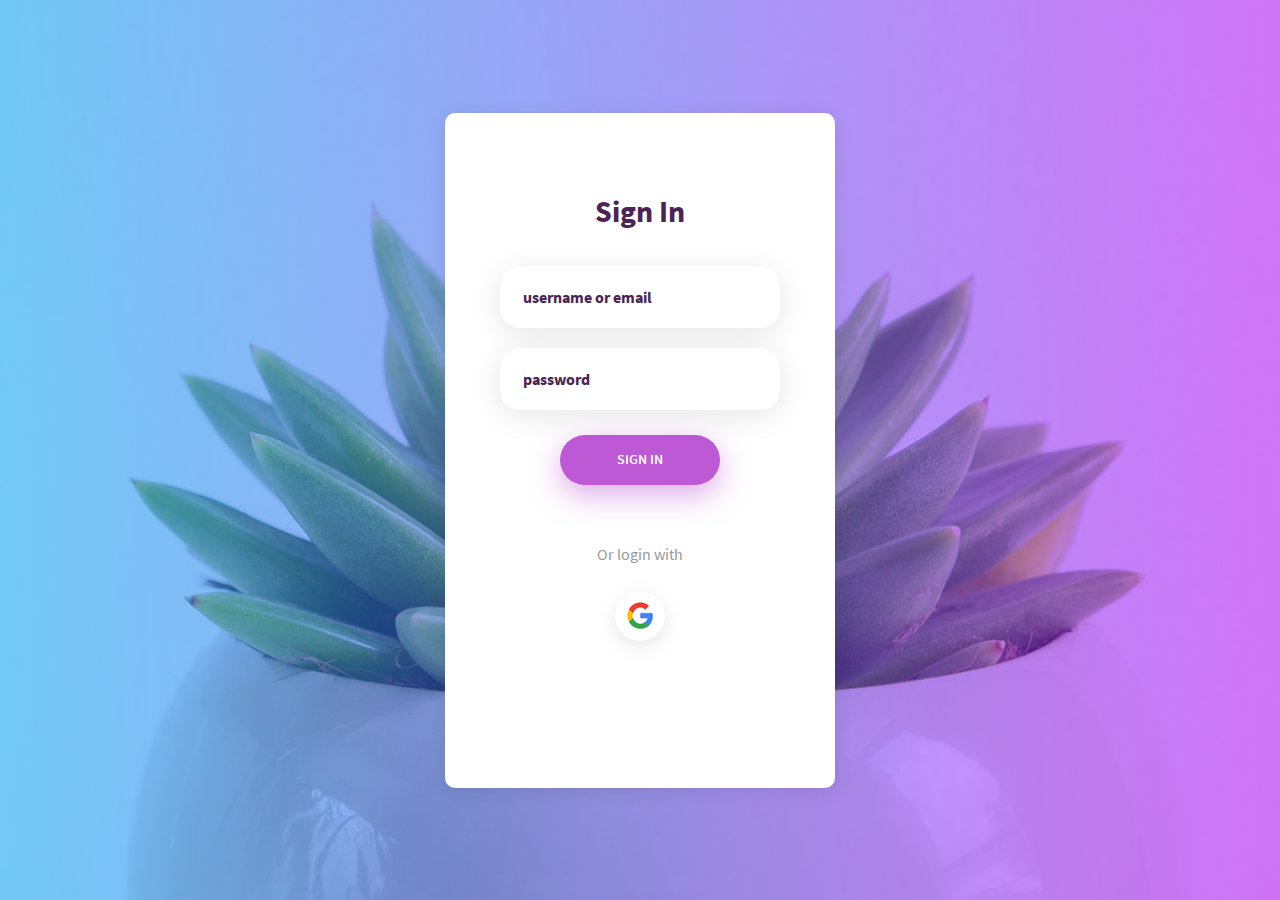
<file: index.html>
<!DOCTYPE html>
<html lang="en">
<head>
	<title>Mockup Designer Login</title>
	<meta charset="UTF-8">
	<meta name="viewport" content="width=device-width, initial-scale=1">
<!--===============================================================================================-->	
	<link rel="icon" type="image/png" href="loginmedia/images/icons/favicon.ico"/>
<!--===============================================================================================-->
	<link rel="stylesheet" type="text/css" href="loginmedia/vendor/bootstrap/css/bootstrap.min.css">
<!--===============================================================================================-->
	<link rel="stylesheet" type="text/css" href="loginmedia/fonts/font-awesome-4.7.0/css/font-awesome.min.css">
<!--===============================================================================================-->
	<link rel="stylesheet" type="text/css" href="loginmedia/fonts/iconic/css/material-design-iconic-font.min.css">
<!--===============================================================================================-->
	<link rel="stylesheet" type="text/css" href="loginmedia/vendor/animate/animate.css">
<!--===============================================================================================-->	
	<link rel="stylesheet" type="text/css" href="loginmedia/vendor/css-hamburgers/hamburgers.min.css">
<!--===============================================================================================-->
	<link rel="stylesheet" type="text/css" href="loginmedia/vendor/animsition/css/animsition.min.css">
<!--===============================================================================================-->
	<link rel="stylesheet" type="text/css" href="loginmedia/vendor/select2/select2.min.css">
<!--===============================================================================================-->	
	<link rel="stylesheet" type="text/css" href="loginmedia/vendor/daterangepicker/daterangepicker.css">
<!--===============================================================================================-->
	<link rel="stylesheet" type="text/css" href="loginmedia/css/util.css">
	<link rel="stylesheet" type="text/css" href="loginmedia/css/main.css">
<!--===============================================================================================-->
</head>
<body>
	
	
	<div class="container-login100" style="background-image: url('loginmedia/images/bg-01.jpg');">
		<div class="wrap-login100 p-l-55 p-r-55 p-t-80 p-b-30">
			<form class="login100-form validate-form">
				<span class="login100-form-title p-b-37">
					Sign In
				</span>

				<div class="wrap-input100 validate-input m-b-20" data-validate="Enter username or email">
					<input class="input100" type="text" name="username" placeholder="username or email" id="username">
					<span class="focus-input100"></span>
				</div>

				<div class="wrap-input100 validate-input m-b-25" data-validate = "Enter password">
					<input class="input100" type="password" name="pass" placeholder="password" id="pass">
					<span class="focus-input100"></span>
				</div>

				<div class="container-login100-form-btn">
					<input class="login100-form-btn"  id="btnSubmit" type="button" value="Sign In" >
						
                </input>
				</div>

				<div class="text-center p-t-57 p-b-20">
					<span class="txt1">
						Or login with
					</span>
				</div>

				<div class="flex-c p-b-112">

					<a href="#" class="login100-social-item">
						<img src="loginmedia/images/icons/icon-google.png" alt="GOOGLE">
					</a>
				</div>

				
			</form>

			
		</div>
	</div>
	
	

	<div id="dropDownSelect1"></div>
	
<!--===============================================================================================-->
	<script src="loginmedia/vendor/jquery/jquery-3.2.1.min.js"></script>
<!--===============================================================================================-->
	<script src="loginmedia/vendor/animsition/js/animsition.min.js"></script>
<!--===============================================================================================-->
	<script src="loginmedia/vendor/bootstrap/js/popper.js"></script>
	<script src="loginmedia/vendor/bootstrap/js/bootstrap.min.js"></script>
<!--===============================================================================================-->
	<script src="loginmedia/vendor/select2/select2.min.js"></script>
<!--===============================================================================================-->
	<script src="loginmedia/vendor/daterangepicker/moment.min.js"></script>
	<script src="loginmedia/vendor/daterangepicker/daterangepicker.js"></script>
<!--===============================================================================================-->
	<script src="loginmedia/vendor/countdowntime/countdowntime.js"></script>
<!--===============================================================================================-->
	<script src="loginmedia/js/main.js"></script>

</body>
</html>
</file>
<file: loginmedia/vendor/daterangepicker/daterangepicker.css>
.daterangepicker {
  position: absolute;
  color: inherit;
  background-color: #fff;
  border-radius: 4px;
  width: 278px;
  padding: 4px;
  margin-top: 1px;
  top: 100px;
  left: 20px;
  /* Calendars */ }
  .daterangepicker:before, .daterangepicker:after {
    position: absolute;
    display: inline-block;
    border-bottom-color: rgba(0, 0, 0, 0.2);
    content: ''; }
  .daterangepicker:before {
    top: -7px;
    border-right: 7px solid transparent;
    border-left: 7px solid transparent;
    border-bottom: 7px solid #ccc; }
  .daterangepicker:after {
    top: -6px;
    border-right: 6px solid transparent;
    border-bottom: 6px solid #fff;
    border-left: 6px solid transparent; }
  .daterangepicker.opensleft:before {
    right: 9px; }
  .daterangepicker.opensleft:after {
    right: 10px; }
  .daterangepicker.openscenter:before {
    left: 0;
    right: 0;
    width: 0;
    margin-left: auto;
    margin-right: auto; }
  .daterangepicker.openscenter:after {
    left: 0;
    right: 0;
    width: 0;
    margin-left: auto;
    margin-right: auto; }
  .daterangepicker.opensright:before {
    left: 9px; }
  .daterangepicker.opensright:after {
    left: 10px; }
  .daterangepicker.dropup {
    margin-top: -5px; }
    .daterangepicker.dropup:before {
      top: initial;
      bottom: -7px;
      border-bottom: initial;
      border-top: 7px solid #ccc; }
    .daterangepicker.dropup:after {
      top: initial;
      bottom: -6px;
      border-bottom: initial;
      border-top: 6px solid #fff; }
  .daterangepicker.dropdown-menu {
    max-width: none;
    z-index: 3001; }
  .daterangepicker.single .ranges, .daterangepicker.single .calendar {
    float: none; }
  .daterangepicker.show-calendar .calendar {
    display: block; }
  .daterangepicker .calendar {
    display: none;
    max-width: 270px;
    margin: 4px; }
    .daterangepicker .calendar.single .calendar-table {
      border: none; }
    .daterangepicker .calendar th, .daterangepicker .calendar td {
      white-space: nowrap;
      text-align: center;
      min-width: 32px; }
  .daterangepicker .calendar-table {
    border: 1px solid #fff;
    padding: 4px;
    border-radius: 4px;
    background-color: #fff; }
  .daterangepicker table {
    width: 100%;
    margin: 0; }
  .daterangepicker td, .daterangepicker th {
    text-align: center;
    width: 20px;
    height: 20px;
    border-radius: 4px;
    border: 1px solid transparent;
    white-space: nowrap;
    cursor: pointer; }
    .daterangepicker td.available:hover, .daterangepicker th.available:hover {
      background-color: #eee;
      border-color: transparent;
      color: inherit; }
    .daterangepicker td.week, .daterangepicker th.week {
      font-size: 80%;
      color: #ccc; }
  .daterangepicker td.off, .daterangepicker td.off.in-range, .daterangepicker td.off.start-date, .daterangepicker td.off.end-date {
    background-color: #fff;
    border-color: transparent;
    color: #999; }
  .daterangepicker td.in-range {
    background-color: #ebf4f8;
    border-color: transparent;
    color: #000;
    border-radius: 0; }
  .daterangepicker td.start-date {
    border-radius: 4px 0 0 4px; }
  .daterangepicker td.end-date {
    border-radius: 0 4px 4px 0; }
  .daterangepicker td.start-date.end-date {
    border-radius: 4px; }
  .daterangepicker td.active, .daterangepicker td.active:hover {
    background-color: #357ebd;
    border-color: transparent;
    color: #fff; }
  .daterangepicker th.month {
    width: auto; }
  .daterangepicker td.disabled, .daterangepicker option.disabled {
    color: #999;
    cursor: not-allowed;
    text-decoration: line-through; }
  .daterangepicker select.monthselect, .daterangepicker select.yearselect {
    font-size: 12px;
    padding: 1px;
    height: auto;
    margin: 0;
    cursor: default; }
  .daterangepicker select.monthselect {
    margin-right: 2%;
    width: 56%; }
  .daterangepicker select.yearselect {
    width: 40%; }
  .daterangepicker select.hourselect, .daterangepicker select.minuteselect, .daterangepicker select.secondselect, .daterangepicker select.ampmselect {
    width: 50px;
    margin-bottom: 0; }
  .daterangepicker .input-mini {
    border: 1px solid #ccc;
    border-radius: 4px;
    color: #555;
    height: 30px;
    line-height: 30px;
    display: block;
    vertical-align: middle;
    margin: 0 0 5px 0;
    padding: 0 6px 0 28px;
    width: 100%; }
    .daterangepicker .input-mini.active {
      border: 1px solid #08c;
      border-radius: 4px; }
  .daterangepicker .daterangepicker_input {
    position: relative; }
    .daterangepicker .daterangepicker_input i {
      position: absolute;
      left: 8px;
      top: 8px; }
  .daterangepicker.rtl .input-mini {
    padding-right: 28px;
    padding-left: 6px; }
  .daterangepicker.rtl .daterangepicker_input i {
    left: auto;
    right: 8px; }
  .daterangepicker .calendar-time {
    text-align: center;
    margin: 5px auto;
    line-height: 30px;
    position: relative;
    padding-left: 28px; }
    .daterangepicker .calendar-time select.disabled {
      color: #ccc;
      cursor: not-allowed; }

.ranges {
  font-size: 11px;
  float: none;
  margin: 4px;
  text-align: left; }
  .ranges ul {
    list-style: none;
    margin: 0 auto;
    padding: 0;
    width: 100%; }
  .ranges li {
    font-size: 13px;
    background-color: #f5f5f5;
    border: 1px solid #f5f5f5;
    border-radius: 4px;
    color: #08c;
    padding: 3px 12px;
    margin-bottom: 8px;
    cursor: pointer; }
    .ranges li:hover {
      background-color: #08c;
      border: 1px solid #08c;
      color: #fff; }
    .ranges li.active {
      background-color: #08c;
      border: 1px solid #08c;
      color: #fff; }

/*  Larger Screen Styling */
@media (min-width: 564px) {
  .daterangepicker {
    width: auto; }
    .daterangepicker .ranges ul {
      width: 160px; }
    .daterangepicker.single .ranges ul {
      width: 100%; }
    .daterangepicker.single .calendar.left {
      clear: none; }
    .daterangepicker.single.ltr .ranges, .daterangepicker.single.ltr .calendar {
      float: left; }
    .daterangepicker.single.rtl .ranges, .daterangepicker.single.rtl .calendar {
      float: right; }
    .daterangepicker.ltr {
      direction: ltr;
      text-align: left; }
      .daterangepicker.ltr .calendar.left {
        clear: left;
        margin-right: 0; }
        .daterangepicker.ltr .calendar.left .calendar-table {
          border-right: none;
          border-top-right-radius: 0;
          border-bottom-right-radius: 0; }
      .daterangepicker.ltr .calendar.right {
        margin-left: 0; }
        .daterangepicker.ltr .calendar.right .calendar-table {
          border-left: none;
          border-top-left-radius: 0;
          border-bottom-left-radius: 0; }
      .daterangepicker.ltr .left .daterangepicker_input {
        padding-right: 12px; }
      .daterangepicker.ltr .calendar.left .calendar-table {
        padding-right: 12px; }
      .daterangepicker.ltr .ranges, .daterangepicker.ltr .calendar {
        float: left; }
    .daterangepicker.rtl {
      direction: rtl;
      text-align: right; }
      .daterangepicker.rtl .calendar.left {
        clear: right;
        margin-left: 0; }
        .daterangepicker.rtl .calendar.left .calendar-table {
          border-left: none;
          border-top-left-radius: 0;
          border-bottom-left-radius: 0; }
      .daterangepicker.rtl .calendar.right {
        margin-right: 0; }
        .daterangepicker.rtl .calendar.right .calendar-table {
          border-right: none;
          border-top-right-radius: 0;
          border-bottom-right-radius: 0; }
      .daterangepicker.rtl .left .daterangepicker_input {
        padding-left: 12px; }
      .daterangepicker.rtl .calendar.left .calendar-table {
        padding-left: 12px; }
      .daterangepicker.rtl .ranges, .daterangepicker.rtl .calendar {
        text-align: right;
        float: right; } }
@media (min-width: 730px) {
  .daterangepicker .ranges {
    width: auto; }
  .daterangepicker.ltr .ranges {
    float: left; }
  .daterangepicker.rtl .ranges {
    float: right; }
  .daterangepicker .calendar.left {
    clear: none !important; } }
</file>
<file: loginmedia/css/util.css>
/*[ FONT SIZE ]
///////////////////////////////////////////////////////////
*/
.fs-1 {font-size: 1px;}
.fs-2 {font-size: 2px;}
.fs-3 {font-size: 3px;}
.fs-4 {font-size: 4px;}
.fs-5 {font-size: 5px;}
.fs-6 {font-size: 6px;}
.fs-7 {font-size: 7px;}
.fs-8 {font-size: 8px;}
.fs-9 {font-size: 9px;}
.fs-10 {font-size: 10px;}
.fs-11 {font-size: 11px;}
.fs-12 {font-size: 12px;}
.fs-13 {font-size: 13px;}
.fs-14 {font-size: 14px;}
.fs-15 {font-size: 15px;}
.fs-16 {font-size: 16px;}
.fs-17 {font-size: 17px;}
.fs-18 {font-size: 18px;}
.fs-19 {font-size: 19px;}
.fs-20 {font-size: 20px;}
.fs-21 {font-size: 21px;}
.fs-22 {font-size: 22px;}
.fs-23 {font-size: 23px;}
.fs-24 {font-size: 24px;}
.fs-25 {font-size: 25px;}
.fs-26 {font-size: 26px;}
.fs-27 {font-size: 27px;}
.fs-28 {font-size: 28px;}
.fs-29 {font-size: 29px;}
.fs-30 {font-size: 30px;}
.fs-31 {font-size: 31px;}
.fs-32 {font-size: 32px;}
.fs-33 {font-size: 33px;}
.fs-34 {font-size: 34px;}
.fs-35 {font-size: 35px;}
.fs-36 {font-size: 36px;}
.fs-37 {font-size: 37px;}
.fs-38 {font-size: 38px;}
.fs-39 {font-size: 39px;}
.fs-40 {font-size: 40px;}
.fs-41 {font-size: 41px;}
.fs-42 {font-size: 42px;}
.fs-43 {font-size: 43px;}
.fs-44 {font-size: 44px;}
.fs-45 {font-size: 45px;}
.fs-46 {font-size: 46px;}
.fs-47 {font-size: 47px;}
.fs-48 {font-size: 48px;}
.fs-49 {font-size: 49px;}
.fs-50 {font-size: 50px;}
.fs-51 {font-size: 51px;}
.fs-52 {font-size: 52px;}
.fs-53 {font-size: 53px;}
.fs-54 {font-size: 54px;}
.fs-55 {font-size: 55px;}
.fs-56 {font-size: 56px;}
.fs-57 {font-size: 57px;}
.fs-58 {font-size: 58px;}
.fs-59 {font-size: 59px;}
.fs-60 {font-size: 60px;}
.fs-61 {font-size: 61px;}
.fs-62 {font-size: 62px;}
.fs-63 {font-size: 63px;}
.fs-64 {font-size: 64px;}
.fs-65 {font-size: 65px;}
.fs-66 {font-size: 66px;}
.fs-67 {font-size: 67px;}
.fs-68 {font-size: 68px;}
.fs-69 {font-size: 69px;}
.fs-70 {font-size: 70px;}
.fs-71 {font-size: 71px;}
.fs-72 {font-size: 72px;}
.fs-73 {font-size: 73px;}
.fs-74 {font-size: 74px;}
.fs-75 {font-size: 75px;}
.fs-76 {font-size: 76px;}
.fs-77 {font-size: 77px;}
.fs-78 {font-size: 78px;}
.fs-79 {font-size: 79px;}
.fs-80 {font-size: 80px;}
.fs-81 {font-size: 81px;}
.fs-82 {font-size: 82px;}
.fs-83 {font-size: 83px;}
.fs-84 {font-size: 84px;}
.fs-85 {font-size: 85px;}
.fs-86 {font-size: 86px;}
.fs-87 {font-size: 87px;}
.fs-88 {font-size: 88px;}
.fs-89 {font-size: 89px;}
.fs-90 {font-size: 90px;}
.fs-91 {font-size: 91px;}
.fs-92 {font-size: 92px;}
.fs-93 {font-size: 93px;}
.fs-94 {font-size: 94px;}
.fs-95 {font-size: 95px;}
.fs-96 {font-size: 96px;}
.fs-97 {font-size: 97px;}
.fs-98 {font-size: 98px;}
.fs-99 {font-size: 99px;}
.fs-100 {font-size: 100px;}
.fs-101 {font-size: 101px;}
.fs-102 {font-size: 102px;}
.fs-103 {font-size: 103px;}
.fs-104 {font-size: 104px;}
.fs-105 {font-size: 105px;}
.fs-106 {font-size: 106px;}
.fs-107 {font-size: 107px;}
.fs-108 {font-size: 108px;}
.fs-109 {font-size: 109px;}
.fs-110 {font-size: 110px;}
.fs-111 {font-size: 111px;}
.fs-112 {font-size: 112px;}
.fs-113 {font-size: 113px;}
.fs-114 {font-size: 114px;}
.fs-115 {font-size: 115px;}
.fs-116 {font-size: 116px;}
.fs-117 {font-size: 117px;}
.fs-118 {font-size: 118px;}
.fs-119 {font-size: 119px;}
.fs-120 {font-size: 120px;}
.fs-121 {font-size: 121px;}
.fs-122 {font-size: 122px;}
.fs-123 {font-size: 123px;}
.fs-124 {font-size: 124px;}
.fs-125 {font-size: 125px;}
.fs-126 {font-size: 126px;}
.fs-127 {font-size: 127px;}
.fs-128 {font-size: 128px;}
.fs-129 {font-size: 129px;}
.fs-130 {font-size: 130px;}
.fs-131 {font-size: 131px;}
.fs-132 {font-size: 132px;}
.fs-133 {font-size: 133px;}
.fs-134 {font-size: 134px;}
.fs-135 {font-size: 135px;}
.fs-136 {font-size: 136px;}
.fs-137 {font-size: 137px;}
.fs-138 {font-size: 138px;}
.fs-139 {font-size: 139px;}
.fs-140 {font-size: 140px;}
.fs-141 {font-size: 141px;}
.fs-142 {font-size: 142px;}
.fs-143 {font-size: 143px;}
.fs-144 {font-size: 144px;}
.fs-145 {font-size: 145px;}
.fs-146 {font-size: 146px;}
.fs-147 {font-size: 147px;}
.fs-148 {font-size: 148px;}
.fs-149 {font-size: 149px;}
.fs-150 {font-size: 150px;}
.fs-151 {font-size: 151px;}
.fs-152 {font-size: 152px;}
.fs-153 {font-size: 153px;}
.fs-154 {font-size: 154px;}
.fs-155 {font-size: 155px;}
.fs-156 {font-size: 156px;}
.fs-157 {font-size: 157px;}
.fs-158 {font-size: 158px;}
.fs-159 {font-size: 159px;}
.fs-160 {font-size: 160px;}
.fs-161 {font-size: 161px;}
.fs-162 {font-size: 162px;}
.fs-163 {font-size: 163px;}
.fs-164 {font-size: 164px;}
.fs-165 {font-size: 165px;}
.fs-166 {font-size: 166px;}
.fs-167 {font-size: 167px;}
.fs-168 {font-size: 168px;}
.fs-169 {font-size: 169px;}
.fs-170 {font-size: 170px;}
.fs-171 {font-size: 171px;}
.fs-172 {font-size: 172px;}
.fs-173 {font-size: 173px;}
.fs-174 {font-size: 174px;}
.fs-175 {font-size: 175px;}
.fs-176 {font-size: 176px;}
.fs-177 {font-size: 177px;}
.fs-178 {font-size: 178px;}
.fs-179 {font-size: 179px;}
.fs-180 {font-size: 180px;}
.fs-181 {font-size: 181px;}
.fs-182 {font-size: 182px;}
.fs-183 {font-size: 183px;}
.fs-184 {font-size: 184px;}
.fs-185 {font-size: 185px;}
.fs-186 {font-size: 186px;}
.fs-187 {font-size: 187px;}
.fs-188 {font-size: 188px;}
.fs-189 {font-size: 189px;}
.fs-190 {font-size: 190px;}
.fs-191 {font-size: 191px;}
.fs-192 {font-size: 192px;}
.fs-193 {font-size: 193px;}
.fs-194 {font-size: 194px;}
.fs-195 {font-size: 195px;}
.fs-196 {font-size: 196px;}
.fs-197 {font-size: 197px;}
.fs-198 {font-size: 198px;}
.fs-199 {font-size: 199px;}
.fs-200 {font-size: 200px;}

/*[ PADDING ]
///////////////////////////////////////////////////////////
*/
.p-t-0 {padding-top: 0px;}
.p-t-1 {padding-top: 1px;}
.p-t-2 {padding-top: 2px;}
.p-t-3 {padding-top: 3px;}
.p-t-4 {padding-top: 4px;}
.p-t-5 {padding-top: 5px;}
.p-t-6 {padding-top: 6px;}
.p-t-7 {padding-top: 7px;}
.p-t-8 {padding-top: 8px;}
.p-t-9 {padding-top: 9px;}
.p-t-10 {padding-top: 10px;}
.p-t-11 {padding-top: 11px;}
.p-t-12 {padding-top: 12px;}
.p-t-13 {padding-top: 13px;}
.p-t-14 {padding-top: 14px;}
.p-t-15 {padding-top: 15px;}
.p-t-16 {padding-top: 16px;}
.p-t-17 {padding-top: 17px;}
.p-t-18 {padding-top: 18px;}
.p-t-19 {padding-top: 19px;}
.p-t-20 {padding-top: 20px;}
.p-t-21 {padding-top: 21px;}
.p-t-22 {padding-top: 22px;}
.p-t-23 {padding-top: 23px;}
.p-t-24 {padding-top: 24px;}
.p-t-25 {padding-top: 25px;}
.p-t-26 {padding-top: 26px;}
.p-t-27 {padding-top: 27px;}
.p-t-28 {padding-top: 28px;}
.p-t-29 {padding-top: 29px;}
.p-t-30 {padding-top: 30px;}
.p-t-31 {padding-top: 31px;}
.p-t-32 {padding-top: 32px;}
.p-t-33 {padding-top: 33px;}
.p-t-34 {padding-top: 34px;}
.p-t-35 {padding-top: 35px;}
.p-t-36 {padding-top: 36px;}
.p-t-37 {padding-top: 37px;}
.p-t-38 {padding-top: 38px;}
.p-t-39 {padding-top: 39px;}
.p-t-40 {padding-top: 40px;}
.p-t-41 {padding-top: 41px;}
.p-t-42 {padding-top: 42px;}
.p-t-43 {padding-top: 43px;}
.p-t-44 {padding-top: 44px;}
.p-t-45 {padding-top: 45px;}
.p-t-46 {padding-top: 46px;}
.p-t-47 {padding-top: 47px;}
.p-t-48 {padding-top: 48px;}
.p-t-49 {padding-top: 49px;}
.p-t-50 {padding-top: 50px;}
.p-t-51 {padding-top: 51px;}
.p-t-52 {padding-top: 52px;}
.p-t-53 {padding-top: 53px;}
.p-t-54 {padding-top: 54px;}
.p-t-55 {padding-top: 55px;}
.p-t-56 {padding-top: 56px;}
.p-t-57 {padding-top: 57px;}
.p-t-58 {padding-top: 58px;}
.p-t-59 {padding-top: 59px;}
.p-t-60 {padding-top: 60px;}
.p-t-61 {padding-top: 61px;}
.p-t-62 {padding-top: 62px;}
.p-t-63 {padding-top: 63px;}
.p-t-64 {padding-top: 64px;}
.p-t-65 {padding-top: 65px;}
.p-t-66 {padding-top: 66px;}
.p-t-67 {padding-top: 67px;}
.p-t-68 {padding-top: 68px;}
.p-t-69 {padding-top: 69px;}
.p-t-70 {padding-top: 70px;}
.p-t-71 {padding-top: 71px;}
.p-t-72 {padding-top: 72px;}
.p-t-73 {padding-top: 73px;}
.p-t-74 {padding-top: 74px;}
.p-t-75 {padding-top: 75px;}
.p-t-76 {padding-top: 76px;}
.p-t-77 {padding-top: 77px;}
.p-t-78 {padding-top: 78px;}
.p-t-79 {padding-top: 79px;}
.p-t-80 {padding-top: 80px;}
.p-t-81 {padding-top: 81px;}
.p-t-82 {padding-top: 82px;}
.p-t-83 {padding-top: 83px;}
.p-t-84 {padding-top: 84px;}
.p-t-85 {padding-top: 85px;}
.p-t-86 {padding-top: 86px;}
.p-t-87 {padding-top: 87px;}
.p-t-88 {padding-top: 88px;}
.p-t-89 {padding-top: 89px;}
.p-t-90 {padding-top: 90px;}
.p-t-91 {padding-top: 91px;}
.p-t-92 {padding-top: 92px;}
.p-t-93 {padding-top: 93px;}
.p-t-94 {padding-top: 94px;}
.p-t-95 {padding-top: 95px;}
.p-t-96 {padding-top: 96px;}
.p-t-97 {padding-top: 97px;}
.p-t-98 {padding-top: 98px;}
.p-t-99 {padding-top: 99px;}
.p-t-100 {padding-top: 100px;}
.p-t-101 {padding-top: 101px;}
.p-t-102 {padding-top: 102px;}
.p-t-103 {padding-top: 103px;}
.p-t-104 {padding-top: 104px;}
.p-t-105 {padding-top: 105px;}
.p-t-106 {padding-top: 106px;}
.p-t-107 {padding-top: 107px;}
.p-t-108 {padding-top: 108px;}
.p-t-109 {padding-top: 109px;}
.p-t-110 {padding-top: 110px;}
.p-t-111 {padding-top: 111px;}
.p-t-112 {padding-top: 112px;}
.p-t-113 {padding-top: 113px;}
.p-t-114 {padding-top: 114px;}
.p-t-115 {padding-top: 115px;}
.p-t-116 {padding-top: 116px;}
.p-t-117 {padding-top: 117px;}
.p-t-118 {padding-top: 118px;}
.p-t-119 {padding-top: 119px;}
.p-t-120 {padding-top: 120px;}
.p-t-121 {padding-top: 121px;}
.p-t-122 {padding-top: 122px;}
.p-t-123 {padding-top: 123px;}
.p-t-124 {padding-top: 124px;}
.p-t-125 {padding-top: 125px;}
.p-t-126 {padding-top: 126px;}
.p-t-127 {padding-top: 127px;}
.p-t-128 {padding-top: 128px;}
.p-t-129 {padding-top: 129px;}
.p-t-130 {padding-top: 130px;}
.p-t-131 {padding-top: 131px;}
.p-t-132 {padding-top: 132px;}
.p-t-133 {padding-top: 133px;}
.p-t-134 {padding-top: 134px;}
.p-t-135 {padding-top: 135px;}
.p-t-136 {padding-top: 136px;}
.p-t-137 {padding-top: 137px;}
.p-t-138 {padding-top: 138px;}
.p-t-139 {padding-top: 139px;}
.p-t-140 {padding-top: 140px;}
.p-t-141 {padding-top: 141px;}
.p-t-142 {padding-top: 142px;}
.p-t-143 {padding-top: 143px;}
.p-t-144 {padding-top: 144px;}
.p-t-145 {padding-top: 145px;}
.p-t-146 {padding-top: 146px;}
.p-t-147 {padding-top: 147px;}
.p-t-148 {padding-top: 148px;}
.p-t-149 {padding-top: 149px;}
.p-t-150 {padding-top: 150px;}
.p-t-151 {padding-top: 151px;}
.p-t-152 {padding-top: 152px;}
.p-t-153 {padding-top: 153px;}
.p-t-154 {padding-top: 154px;}
.p-t-155 {padding-top: 155px;}
.p-t-156 {padding-top: 156px;}
.p-t-157 {padding-top: 157px;}
.p-t-158 {padding-top: 158px;}
.p-t-159 {padding-top: 159px;}
.p-t-160 {padding-top: 160px;}
.p-t-161 {padding-top: 161px;}
.p-t-162 {padding-top: 162px;}
.p-t-163 {padding-top: 163px;}
.p-t-164 {padding-top: 164px;}
.p-t-165 {padding-top: 165px;}
.p-t-166 {padding-top: 166px;}
.p-t-167 {padding-top: 167px;}
.p-t-168 {padding-top: 168px;}
.p-t-169 {padding-top: 169px;}
.p-t-170 {padding-top: 170px;}
.p-t-171 {padding-top: 171px;}
.p-t-172 {padding-top: 172px;}
.p-t-173 {padding-top: 173px;}
.p-t-174 {padding-top: 174px;}
.p-t-175 {padding-top: 175px;}
.p-t-176 {padding-top: 176px;}
.p-t-177 {padding-top: 177px;}
.p-t-178 {padding-top: 178px;}
.p-t-179 {padding-top: 179px;}
.p-t-180 {padding-top: 180px;}
.p-t-181 {padding-top: 181px;}
.p-t-182 {padding-top: 182px;}
.p-t-183 {padding-top: 183px;}
.p-t-184 {padding-top: 184px;}
.p-t-185 {padding-top: 185px;}
.p-t-186 {padding-top: 186px;}
.p-t-187 {padding-top: 187px;}
.p-t-188 {padding-top: 188px;}
.p-t-189 {padding-top: 189px;}
.p-t-190 {padding-top: 190px;}
.p-t-191 {padding-top: 191px;}
.p-t-192 {padding-top: 192px;}
.p-t-193 {padding-top: 193px;}
.p-t-194 {padding-top: 194px;}
.p-t-195 {padding-top: 195px;}
.p-t-196 {padding-top: 196px;}
.p-t-197 {padding-top: 197px;}
.p-t-198 {padding-top: 198px;}
.p-t-199 {padding-top: 199px;}
.p-t-200 {padding-top: 200px;}
.p-t-201 {padding-top: 201px;}
.p-t-202 {padding-top: 202px;}
.p-t-203 {padding-top: 203px;}
.p-t-204 {padding-top: 204px;}
.p-t-205 {padding-top: 205px;}
.p-t-206 {padding-top: 206px;}
.p-t-207 {padding-top: 207px;}
.p-t-208 {padding-top: 208px;}
.p-t-209 {padding-top: 209px;}
.p-t-210 {padding-top: 210px;}
.p-t-211 {padding-top: 211px;}
.p-t-212 {padding-top: 212px;}
.p-t-213 {padding-top: 213px;}
.p-t-214 {padding-top: 214px;}
.p-t-215 {padding-top: 215px;}
.p-t-216 {padding-top: 216px;}
.p-t-217 {padding-top: 217px;}
.p-t-218 {padding-top: 218px;}
.p-t-219 {padding-top: 219px;}
.p-t-220 {padding-top: 220px;}
.p-t-221 {padding-top: 221px;}
.p-t-222 {padding-top: 222px;}
.p-t-223 {padding-top: 223px;}
.p-t-224 {padding-top: 224px;}
.p-t-225 {padding-top: 225px;}
.p-t-226 {padding-top: 226px;}
.p-t-227 {padding-top: 227px;}
.p-t-228 {padding-top: 228px;}
.p-t-229 {padding-top: 229px;}
.p-t-230 {padding-top: 230px;}
.p-t-231 {padding-top: 231px;}
.p-t-232 {padding-top: 232px;}
.p-t-233 {padding-top: 233px;}
.p-t-234 {padding-top: 234px;}
.p-t-235 {padding-top: 235px;}
.p-t-236 {padding-top: 236px;}
.p-t-237 {padding-top: 237px;}
.p-t-238 {padding-top: 238px;}
.p-t-239 {padding-top: 239px;}
.p-t-240 {padding-top: 240px;}
.p-t-241 {padding-top: 241px;}
.p-t-242 {padding-top: 242px;}
.p-t-243 {padding-top: 243px;}
.p-t-244 {padding-top: 244px;}
.p-t-245 {padding-top: 245px;}
.p-t-246 {padding-top: 246px;}
.p-t-247 {padding-top: 247px;}
.p-t-248 {padding-top: 248px;}
.p-t-249 {padding-top: 249px;}
.p-t-250 {padding-top: 250px;}
.p-b-0 {padding-bottom: 0px;}
.p-b-1 {padding-bottom: 1px;}
.p-b-2 {padding-bottom: 2px;}
.p-b-3 {padding-bottom: 3px;}
.p-b-4 {padding-bottom: 4px;}
.p-b-5 {padding-bottom: 5px;}
.p-b-6 {padding-bottom: 6px;}
.p-b-7 {padding-bottom: 7px;}
.p-b-8 {padding-bottom: 8px;}
.p-b-9 {padding-bottom: 9px;}
.p-b-10 {padding-bottom: 10px;}
.p-b-11 {padding-bottom: 11px;}
.p-b-12 {padding-bottom: 12px;}
.p-b-13 {padding-bottom: 13px;}
.p-b-14 {padding-bottom: 14px;}
.p-b-15 {padding-bottom: 15px;}
.p-b-16 {padding-bottom: 16px;}
.p-b-17 {padding-bottom: 17px;}
.p-b-18 {padding-bottom: 18px;}
.p-b-19 {padding-bottom: 19px;}
.p-b-20 {padding-bottom: 20px;}
.p-b-21 {padding-bottom: 21px;}
.p-b-22 {padding-bottom: 22px;}
.p-b-23 {padding-bottom: 23px;}
.p-b-24 {padding-bottom: 24px;}
.p-b-25 {padding-bottom: 25px;}
.p-b-26 {padding-bottom: 26px;}
.p-b-27 {padding-bottom: 27px;}
.p-b-28 {padding-bottom: 28px;}
.p-b-29 {padding-bottom: 29px;}
.p-b-30 {padding-bottom: 30px;}
.p-b-31 {padding-bottom: 31px;}
.p-b-32 {padding-bottom: 32px;}
.p-b-33 {padding-bottom: 33px;}
.p-b-34 {padding-bottom: 34px;}
.p-b-35 {padding-bottom: 35px;}
.p-b-36 {padding-bottom: 36px;}
.p-b-37 {padding-bottom: 37px;}
.p-b-38 {padding-bottom: 38px;}
.p-b-39 {padding-bottom: 39px;}
.p-b-40 {padding-bottom: 40px;}
.p-b-41 {padding-bottom: 41px;}
.p-b-42 {padding-bottom: 42px;}
.p-b-43 {padding-bottom: 43px;}
.p-b-44 {padding-bottom: 44px;}
.p-b-45 {padding-bottom: 45px;}
.p-b-46 {padding-bottom: 46px;}
.p-b-47 {padding-bottom: 47px;}
.p-b-48 {padding-bottom: 48px;}
.p-b-49 {padding-bottom: 49px;}
.p-b-50 {padding-bottom: 50px;}
.p-b-51 {padding-bottom: 51px;}
.p-b-52 {padding-bottom: 52px;}
.p-b-53 {padding-bottom: 53px;}
.p-b-54 {padding-bottom: 54px;}
.p-b-55 {padding-bottom: 55px;}
.p-b-56 {padding-bottom: 56px;}
.p-b-57 {padding-bottom: 57px;}
.p-b-58 {padding-bottom: 58px;}
.p-b-59 {padding-bottom: 59px;}
.p-b-60 {padding-bottom: 60px;}
.p-b-61 {padding-bottom: 61px;}
.p-b-62 {padding-bottom: 62px;}
.p-b-63 {padding-bottom: 63px;}
.p-b-64 {padding-bottom: 64px;}
.p-b-65 {padding-bottom: 65px;}
.p-b-66 {padding-bottom: 66px;}
.p-b-67 {padding-bottom: 67px;}
.p-b-68 {padding-bottom: 68px;}
.p-b-69 {padding-bottom: 69px;}
.p-b-70 {padding-bottom: 70px;}
.p-b-71 {padding-bottom: 71px;}
.p-b-72 {padding-bottom: 72px;}
.p-b-73 {padding-bottom: 73px;}
.p-b-74 {padding-bottom: 74px;}
.p-b-75 {padding-bottom: 75px;}
.p-b-76 {padding-bottom: 76px;}
.p-b-77 {padding-bottom: 77px;}
.p-b-78 {padding-bottom: 78px;}
.p-b-79 {padding-bottom: 79px;}
.p-b-80 {padding-bottom: 80px;}
.p-b-81 {padding-bottom: 81px;}
.p-b-82 {padding-bottom: 82px;}
.p-b-83 {padding-bottom: 83px;}
.p-b-84 {padding-bottom: 84px;}
.p-b-85 {padding-bottom: 85px;}
.p-b-86 {padding-bottom: 86px;}
.p-b-87 {padding-bottom: 87px;}
.p-b-88 {padding-bottom: 88px;}
.p-b-89 {padding-bottom: 89px;}
.p-b-90 {padding-bottom: 90px;}
.p-b-91 {padding-bottom: 91px;}
.p-b-92 {padding-bottom: 92px;}
.p-b-93 {padding-bottom: 93px;}
.p-b-94 {padding-bottom: 94px;}
.p-b-95 {padding-bottom: 95px;}
.p-b-96 {padding-bottom: 96px;}
.p-b-97 {padding-bottom: 97px;}
.p-b-98 {padding-bottom: 98px;}
.p-b-99 {padding-bottom: 99px;}
.p-b-100 {padding-bottom: 100px;}
.p-b-101 {padding-bottom: 101px;}
.p-b-102 {padding-bottom: 102px;}
.p-b-103 {padding-bottom: 103px;}
.p-b-104 {padding-bottom: 104px;}
.p-b-105 {padding-bottom: 105px;}
.p-b-106 {padding-bottom: 106px;}
.p-b-107 {padding-bottom: 107px;}
.p-b-108 {padding-bottom: 108px;}
.p-b-109 {padding-bottom: 109px;}
.p-b-110 {padding-bottom: 110px;}
.p-b-111 {padding-bottom: 111px;}
.p-b-112 {padding-bottom: 112px;}
.p-b-113 {padding-bottom: 113px;}
.p-b-114 {padding-bottom: 114px;}
.p-b-115 {padding-bottom: 115px;}
.p-b-116 {padding-bottom: 116px;}
.p-b-117 {padding-bottom: 117px;}
.p-b-118 {padding-bottom: 118px;}
.p-b-119 {padding-bottom: 119px;}
.p-b-120 {padding-bottom: 120px;}
.p-b-121 {padding-bottom: 121px;}
.p-b-122 {padding-bottom: 122px;}
.p-b-123 {padding-bottom: 123px;}
.p-b-124 {padding-bottom: 124px;}
.p-b-125 {padding-bottom: 125px;}
.p-b-126 {padding-bottom: 126px;}
.p-b-127 {padding-bottom: 127px;}
.p-b-128 {padding-bottom: 128px;}
.p-b-129 {padding-bottom: 129px;}
.p-b-130 {padding-bottom: 130px;}
.p-b-131 {padding-bottom: 131px;}
.p-b-132 {padding-bottom: 132px;}
.p-b-133 {padding-bottom: 133px;}
.p-b-134 {padding-bottom: 134px;}
.p-b-135 {padding-bottom: 135px;}
.p-b-136 {padding-bottom: 136px;}
.p-b-137 {padding-bottom: 137px;}
.p-b-138 {padding-bottom: 138px;}
.p-b-139 {padding-bottom: 139px;}
.p-b-140 {padding-bottom: 140px;}
.p-b-141 {padding-bottom: 141px;}
.p-b-142 {padding-bottom: 142px;}
.p-b-143 {padding-bottom: 143px;}
.p-b-144 {padding-bottom: 144px;}
.p-b-145 {padding-bottom: 145px;}
.p-b-146 {padding-bottom: 146px;}
.p-b-147 {padding-bottom: 147px;}
.p-b-148 {padding-bottom: 148px;}
.p-b-149 {padding-bottom: 149px;}
.p-b-150 {padding-bottom: 150px;}
.p-b-151 {padding-bottom: 151px;}
.p-b-152 {padding-bottom: 152px;}
.p-b-153 {padding-bottom: 153px;}
.p-b-154 {padding-bottom: 154px;}
.p-b-155 {padding-bottom: 155px;}
.p-b-156 {padding-bottom: 156px;}
.p-b-157 {padding-bottom: 157px;}
.p-b-158 {padding-bottom: 158px;}
.p-b-159 {padding-bottom: 159px;}
.p-b-160 {padding-bottom: 160px;}
.p-b-161 {padding-bottom: 161px;}
.p-b-162 {padding-bottom: 162px;}
.p-b-163 {padding-bottom: 163px;}
.p-b-164 {padding-bottom: 164px;}
.p-b-165 {padding-bottom: 165px;}
.p-b-166 {padding-bottom: 166px;}
.p-b-167 {padding-bottom: 167px;}
.p-b-168 {padding-bottom: 168px;}
.p-b-169 {padding-bottom: 169px;}
.p-b-170 {padding-bottom: 170px;}
.p-b-171 {padding-bottom: 171px;}
.p-b-172 {padding-bottom: 172px;}
.p-b-173 {padding-bottom: 173px;}
.p-b-174 {padding-bottom: 174px;}
.p-b-175 {padding-bottom: 175px;}
.p-b-176 {padding-bottom: 176px;}
.p-b-177 {padding-bottom: 177px;}
.p-b-178 {padding-bottom: 178px;}
.p-b-179 {padding-bottom: 179px;}
.p-b-180 {padding-bottom: 180px;}
.p-b-181 {padding-bottom: 181px;}
.p-b-182 {padding-bottom: 182px;}
.p-b-183 {padding-bottom: 183px;}
.p-b-184 {padding-bottom: 184px;}
.p-b-185 {padding-bottom: 185px;}
.p-b-186 {padding-bottom: 186px;}
.p-b-187 {padding-bottom: 187px;}
.p-b-188 {padding-bottom: 188px;}
.p-b-189 {padding-bottom: 189px;}
.p-b-190 {padding-bottom: 190px;}
.p-b-191 {padding-bottom: 191px;}
.p-b-192 {padding-bottom: 192px;}
.p-b-193 {padding-bottom: 193px;}
.p-b-194 {padding-bottom: 194px;}
.p-b-195 {padding-bottom: 195px;}
.p-b-196 {padding-bottom: 196px;}
.p-b-197 {padding-bottom: 197px;}
.p-b-198 {padding-bottom: 198px;}
.p-b-199 {padding-bottom: 199px;}
.p-b-200 {padding-bottom: 200px;}
.p-b-201 {padding-bottom: 201px;}
.p-b-202 {padding-bottom: 202px;}
.p-b-203 {padding-bottom: 203px;}
.p-b-204 {padding-bottom: 204px;}
.p-b-205 {padding-bottom: 205px;}
.p-b-206 {padding-bottom: 206px;}
.p-b-207 {padding-bottom: 207px;}
.p-b-208 {padding-bottom: 208px;}
.p-b-209 {padding-bottom: 209px;}
.p-b-210 {padding-bottom: 210px;}
.p-b-211 {padding-bottom: 211px;}
.p-b-212 {padding-bottom: 212px;}
.p-b-213 {padding-bottom: 213px;}
.p-b-214 {padding-bottom: 214px;}
.p-b-215 {padding-bottom: 215px;}
.p-b-216 {padding-bottom: 216px;}
.p-b-217 {padding-bottom: 217px;}
.p-b-218 {padding-bottom: 218px;}
.p-b-219 {padding-bottom: 219px;}
.p-b-220 {padding-bottom: 220px;}
.p-b-221 {padding-bottom: 221px;}
.p-b-222 {padding-bottom: 222px;}
.p-b-223 {padding-bottom: 223px;}
.p-b-224 {padding-bottom: 224px;}
.p-b-225 {padding-bottom: 225px;}
.p-b-226 {padding-bottom: 226px;}
.p-b-227 {padding-bottom: 227px;}
.p-b-228 {padding-bottom: 228px;}
.p-b-229 {padding-bottom: 229px;}
.p-b-230 {padding-bottom: 230px;}
.p-b-231 {padding-bottom: 231px;}
.p-b-232 {padding-bottom: 232px;}
.p-b-233 {padding-bottom: 233px;}
.p-b-234 {padding-bottom: 234px;}
.p-b-235 {padding-bottom: 235px;}
.p-b-236 {padding-bottom: 236px;}
.p-b-237 {padding-bottom: 237px;}
.p-b-238 {padding-bottom: 238px;}
.p-b-239 {padding-bottom: 239px;}
.p-b-240 {padding-bottom: 240px;}
.p-b-241 {padding-bottom: 241px;}
.p-b-242 {padding-bottom: 242px;}
.p-b-243 {padding-bottom: 243px;}
.p-b-244 {padding-bottom: 244px;}
.p-b-245 {padding-bottom: 245px;}
.p-b-246 {padding-bottom: 246px;}
.p-b-247 {padding-bottom: 247px;}
.p-b-248 {padding-bottom: 248px;}
.p-b-249 {padding-bottom: 249px;}
.p-b-250 {padding-bottom: 250px;}
.p-l-0 {padding-left: 0px;}
.p-l-1 {padding-left: 1px;}
.p-l-2 {padding-left: 2px;}
.p-l-3 {padding-left: 3px;}
.p-l-4 {padding-left: 4px;}
.p-l-5 {padding-left: 5px;}
.p-l-6 {padding-left: 6px;}
.p-l-7 {padding-left: 7px;}
.p-l-8 {padding-left: 8px;}
.p-l-9 {padding-left: 9px;}
.p-l-10 {padding-left: 10px;}
.p-l-11 {padding-left: 11px;}
.p-l-12 {padding-left: 12px;}
.p-l-13 {padding-left: 13px;}
.p-l-14 {padding-left: 14px;}
.p-l-15 {padding-left: 15px;}
.p-l-16 {padding-left: 16px;}
.p-l-17 {padding-left: 17px;}
.p-l-18 {padding-left: 18px;}
.p-l-19 {padding-left: 19px;}
.p-l-20 {padding-left: 20px;}
.p-l-21 {padding-left: 21px;}
.p-l-22 {padding-left: 22px;}
.p-l-23 {padding-left: 23px;}
.p-l-24 {padding-left: 24px;}
.p-l-25 {padding-left: 25px;}
.p-l-26 {padding-left: 26px;}
.p-l-27 {padding-left: 27px;}
.p-l-28 {padding-left: 28px;}
.p-l-29 {padding-left: 29px;}
.p-l-30 {padding-left: 30px;}
.p-l-31 {padding-left: 31px;}
.p-l-32 {padding-left: 32px;}
.p-l-33 {padding-left: 33px;}
.p-l-34 {padding-left: 34px;}
.p-l-35 {padding-left: 35px;}
.p-l-36 {padding-left: 36px;}
.p-l-37 {padding-left: 37px;}
.p-l-38 {padding-left: 38px;}
.p-l-39 {padding-left: 39px;}
.p-l-40 {padding-left: 40px;}
.p-l-41 {padding-left: 41px;}
.p-l-42 {padding-left: 42px;}
.p-l-43 {padding-left: 43px;}
.p-l-44 {padding-left: 44px;}
.p-l-45 {padding-left: 45px;}
.p-l-46 {padding-left: 46px;}
.p-l-47 {padding-left: 47px;}
.p-l-48 {padding-left: 48px;}
.p-l-49 {padding-left: 49px;}
.p-l-50 {padding-left: 50px;}
.p-l-51 {padding-left: 51px;}
.p-l-52 {padding-left: 52px;}
.p-l-53 {padding-left: 53px;}
.p-l-54 {padding-left: 54px;}
.p-l-55 {padding-left: 55px;}
.p-l-56 {padding-left: 56px;}
.p-l-57 {padding-left: 57px;}
.p-l-58 {padding-left: 58px;}
.p-l-59 {padding-left: 59px;}
.p-l-60 {padding-left: 60px;}
.p-l-61 {padding-left: 61px;}
.p-l-62 {padding-left: 62px;}
.p-l-63 {padding-left: 63px;}
.p-l-64 {padding-left: 64px;}
.p-l-65 {padding-left: 65px;}
.p-l-66 {padding-left: 66px;}
.p-l-67 {padding-left: 67px;}
.p-l-68 {padding-left: 68px;}
.p-l-69 {padding-left: 69px;}
.p-l-70 {padding-left: 70px;}
.p-l-71 {padding-left: 71px;}
.p-l-72 {padding-left: 72px;}
.p-l-73 {padding-left: 73px;}
.p-l-74 {padding-left: 74px;}
.p-l-75 {padding-left: 75px;}
.p-l-76 {padding-left: 76px;}
.p-l-77 {padding-left: 77px;}
.p-l-78 {padding-left: 78px;}
.p-l-79 {padding-left: 79px;}
.p-l-80 {padding-left: 80px;}
.p-l-81 {padding-left: 81px;}
.p-l-82 {padding-left: 82px;}
.p-l-83 {padding-left: 83px;}
.p-l-84 {padding-left: 84px;}
.p-l-85 {padding-left: 85px;}
.p-l-86 {padding-left: 86px;}
.p-l-87 {padding-left: 87px;}
.p-l-88 {padding-left: 88px;}
.p-l-89 {padding-left: 89px;}
.p-l-90 {padding-left: 90px;}
.p-l-91 {padding-left: 91px;}
.p-l-92 {padding-left: 92px;}
.p-l-93 {padding-left: 93px;}
.p-l-94 {padding-left: 94px;}
.p-l-95 {padding-left: 95px;}
.p-l-96 {padding-left: 96px;}
.p-l-97 {padding-left: 97px;}
.p-l-98 {padding-left: 98px;}
.p-l-99 {padding-left: 99px;}
.p-l-100 {padding-left: 100px;}
.p-l-101 {padding-left: 101px;}
.p-l-102 {padding-left: 102px;}
.p-l-103 {padding-left: 103px;}
.p-l-104 {padding-left: 104px;}
.p-l-105 {padding-left: 105px;}
.p-l-106 {padding-left: 106px;}
.p-l-107 {padding-left: 107px;}
.p-l-108 {padding-left: 108px;}
.p-l-109 {padding-left: 109px;}
.p-l-110 {padding-left: 110px;}
.p-l-111 {padding-left: 111px;}
.p-l-112 {padding-left: 112px;}
.p-l-113 {padding-left: 113px;}
.p-l-114 {padding-left: 114px;}
.p-l-115 {padding-left: 115px;}
.p-l-116 {padding-left: 116px;}
.p-l-117 {padding-left: 117px;}
.p-l-118 {padding-left: 118px;}
.p-l-119 {padding-left: 119px;}
.p-l-120 {padding-left: 120px;}
.p-l-121 {padding-left: 121px;}
.p-l-122 {padding-left: 122px;}
.p-l-123 {padding-left: 123px;}
.p-l-124 {padding-left: 124px;}
.p-l-125 {padding-left: 125px;}
.p-l-126 {padding-left: 126px;}
.p-l-127 {padding-left: 127px;}
.p-l-128 {padding-left: 128px;}
.p-l-129 {padding-left: 129px;}
.p-l-130 {padding-left: 130px;}
.p-l-131 {padding-left: 131px;}
.p-l-132 {padding-left: 132px;}
.p-l-133 {padding-left: 133px;}
.p-l-134 {padding-left: 134px;}
.p-l-135 {padding-left: 135px;}
.p-l-136 {padding-left: 136px;}
.p-l-137 {padding-left: 137px;}
.p-l-138 {padding-left: 138px;}
.p-l-139 {padding-left: 139px;}
.p-l-140 {padding-left: 140px;}
.p-l-141 {padding-left: 141px;}
.p-l-142 {padding-left: 142px;}
.p-l-143 {padding-left: 143px;}
.p-l-144 {padding-left: 144px;}
.p-l-145 {padding-left: 145px;}
.p-l-146 {padding-left: 146px;}
.p-l-147 {padding-left: 147px;}
.p-l-148 {padding-left: 148px;}
.p-l-149 {padding-left: 149px;}
.p-l-150 {padding-left: 150px;}
.p-l-151 {padding-left: 151px;}
.p-l-152 {padding-left: 152px;}
.p-l-153 {padding-left: 153px;}
.p-l-154 {padding-left: 154px;}
.p-l-155 {padding-left: 155px;}
.p-l-156 {padding-left: 156px;}
.p-l-157 {padding-left: 157px;}
.p-l-158 {padding-left: 158px;}
.p-l-159 {padding-left: 159px;}
.p-l-160 {padding-left: 160px;}
.p-l-161 {padding-left: 161px;}
.p-l-162 {padding-left: 162px;}
.p-l-163 {padding-left: 163px;}
.p-l-164 {padding-left: 164px;}
.p-l-165 {padding-left: 165px;}
.p-l-166 {padding-left: 166px;}
.p-l-167 {padding-left: 167px;}
.p-l-168 {padding-left: 168px;}
.p-l-169 {padding-left: 169px;}
.p-l-170 {padding-left: 170px;}
.p-l-171 {padding-left: 171px;}
.p-l-172 {padding-left: 172px;}
.p-l-173 {padding-left: 173px;}
.p-l-174 {padding-left: 174px;}
.p-l-175 {padding-left: 175px;}
.p-l-176 {padding-left: 176px;}
.p-l-177 {padding-left: 177px;}
.p-l-178 {padding-left: 178px;}
.p-l-179 {padding-left: 179px;}
.p-l-180 {padding-left: 180px;}
.p-l-181 {padding-left: 181px;}
.p-l-182 {padding-left: 182px;}
.p-l-183 {padding-left: 183px;}
.p-l-184 {padding-left: 184px;}
.p-l-185 {padding-left: 185px;}
.p-l-186 {padding-left: 186px;}
.p-l-187 {padding-left: 187px;}
.p-l-188 {padding-left: 188px;}
.p-l-189 {padding-left: 189px;}
.p-l-190 {padding-left: 190px;}
.p-l-191 {padding-left: 191px;}
.p-l-192 {padding-left: 192px;}
.p-l-193 {padding-left: 193px;}
.p-l-194 {padding-left: 194px;}
.p-l-195 {padding-left: 195px;}
.p-l-196 {padding-left: 196px;}
.p-l-197 {padding-left: 197px;}
.p-l-198 {padding-left: 198px;}
.p-l-199 {padding-left: 199px;}
.p-l-200 {padding-left: 200px;}
.p-l-201 {padding-left: 201px;}
.p-l-202 {padding-left: 202px;}
.p-l-203 {padding-left: 203px;}
.p-l-204 {padding-left: 204px;}
.p-l-205 {padding-left: 205px;}
.p-l-206 {padding-left: 206px;}
.p-l-207 {padding-left: 207px;}
.p-l-208 {padding-left: 208px;}
.p-l-209 {padding-left: 209px;}
.p-l-210 {padding-left: 210px;}
.p-l-211 {padding-left: 211px;}
.p-l-212 {padding-left: 212px;}
.p-l-213 {padding-left: 213px;}
.p-l-214 {padding-left: 214px;}
.p-l-215 {padding-left: 215px;}
.p-l-216 {padding-left: 216px;}
.p-l-217 {padding-left: 217px;}
.p-l-218 {padding-left: 218px;}
.p-l-219 {padding-left: 219px;}
.p-l-220 {padding-left: 220px;}
.p-l-221 {padding-left: 221px;}
.p-l-222 {padding-left: 222px;}
.p-l-223 {padding-left: 223px;}
.p-l-224 {padding-left: 224px;}
.p-l-225 {padding-left: 225px;}
.p-l-226 {padding-left: 226px;}
.p-l-227 {padding-left: 227px;}
.p-l-228 {padding-left: 228px;}
.p-l-229 {padding-left: 229px;}
.p-l-230 {padding-left: 230px;}
.p-l-231 {padding-left: 231px;}
.p-l-232 {padding-left: 232px;}
.p-l-233 {padding-left: 233px;}
.p-l-234 {padding-left: 234px;}
.p-l-235 {padding-left: 235px;}
.p-l-236 {padding-left: 236px;}
.p-l-237 {padding-left: 237px;}
.p-l-238 {padding-left: 238px;}
.p-l-239 {padding-left: 239px;}
.p-l-240 {padding-left: 240px;}
.p-l-241 {padding-left: 241px;}
.p-l-242 {padding-left: 242px;}
.p-l-243 {padding-left: 243px;}
.p-l-244 {padding-left: 244px;}
.p-l-245 {padding-left: 245px;}
.p-l-246 {padding-left: 246px;}
.p-l-247 {padding-left: 247px;}
.p-l-248 {padding-left: 248px;}
.p-l-249 {padding-left: 249px;}
.p-l-250 {padding-left: 250px;}
.p-r-0 {padding-right: 0px;}
.p-r-1 {padding-right: 1px;}
.p-r-2 {padding-right: 2px;}
.p-r-3 {padding-right: 3px;}
.p-r-4 {padding-right: 4px;}
.p-r-5 {padding-right: 5px;}
.p-r-6 {padding-right: 6px;}
.p-r-7 {padding-right: 7px;}
.p-r-8 {padding-right: 8px;}
.p-r-9 {padding-right: 9px;}
.p-r-10 {padding-right: 10px;}
.p-r-11 {padding-right: 11px;}
.p-r-12 {padding-right: 12px;}
.p-r-13 {padding-right: 13px;}
.p-r-14 {padding-right: 14px;}
.p-r-15 {padding-right: 15px;}
.p-r-16 {padding-right: 16px;}
.p-r-17 {padding-right: 17px;}
.p-r-18 {padding-right: 18px;}
.p-r-19 {padding-right: 19px;}
.p-r-20 {padding-right: 20px;}
.p-r-21 {padding-right: 21px;}
.p-r-22 {padding-right: 22px;}
.p-r-23 {padding-right: 23px;}
.p-r-24 {padding-right: 24px;}
.p-r-25 {padding-right: 25px;}
.p-r-26 {padding-right: 26px;}
.p-r-27 {padding-right: 27px;}
.p-r-28 {padding-right: 28px;}
.p-r-29 {padding-right: 29px;}
.p-r-30 {padding-right: 30px;}
.p-r-31 {padding-right: 31px;}
.p-r-32 {padding-right: 32px;}
.p-r-33 {padding-right: 33px;}
.p-r-34 {padding-right: 34px;}
.p-r-35 {padding-right: 35px;}
.p-r-36 {padding-right: 36px;}
.p-r-37 {padding-right: 37px;}
.p-r-38 {padding-right: 38px;}
.p-r-39 {padding-right: 39px;}
.p-r-40 {padding-right: 40px;}
.p-r-41 {padding-right: 41px;}
.p-r-42 {padding-right: 42px;}
.p-r-43 {padding-right: 43px;}
.p-r-44 {padding-right: 44px;}
.p-r-45 {padding-right: 45px;}
.p-r-46 {padding-right: 46px;}
.p-r-47 {padding-right: 47px;}
.p-r-48 {padding-right: 48px;}
.p-r-49 {padding-right: 49px;}
.p-r-50 {padding-right: 50px;}
.p-r-51 {padding-right: 51px;}
.p-r-52 {padding-right: 52px;}
.p-r-53 {padding-right: 53px;}
.p-r-54 {padding-right: 54px;}
.p-r-55 {padding-right: 55px;}
.p-r-56 {padding-right: 56px;}
.p-r-57 {padding-right: 57px;}
.p-r-58 {padding-right: 58px;}
.p-r-59 {padding-right: 59px;}
.p-r-60 {padding-right: 60px;}
.p-r-61 {padding-right: 61px;}
.p-r-62 {padding-right: 62px;}
.p-r-63 {padding-right: 63px;}
.p-r-64 {padding-right: 64px;}
.p-r-65 {padding-right: 65px;}
.p-r-66 {padding-right: 66px;}
.p-r-67 {padding-right: 67px;}
.p-r-68 {padding-right: 68px;}
.p-r-69 {padding-right: 69px;}
.p-r-70 {padding-right: 70px;}
.p-r-71 {padding-right: 71px;}
.p-r-72 {padding-right: 72px;}
.p-r-73 {padding-right: 73px;}
.p-r-74 {padding-right: 74px;}
.p-r-75 {padding-right: 75px;}
.p-r-76 {padding-right: 76px;}
.p-r-77 {padding-right: 77px;}
.p-r-78 {padding-right: 78px;}
.p-r-79 {padding-right: 79px;}
.p-r-80 {padding-right: 80px;}
.p-r-81 {padding-right: 81px;}
.p-r-82 {padding-right: 82px;}
.p-r-83 {padding-right: 83px;}
.p-r-84 {padding-right: 84px;}
.p-r-85 {padding-right: 85px;}
.p-r-86 {padding-right: 86px;}
.p-r-87 {padding-right: 87px;}
.p-r-88 {padding-right: 88px;}
.p-r-89 {padding-right: 89px;}
.p-r-90 {padding-right: 90px;}
.p-r-91 {padding-right: 91px;}
.p-r-92 {padding-right: 92px;}
.p-r-93 {padding-right: 93px;}
.p-r-94 {padding-right: 94px;}
.p-r-95 {padding-right: 95px;}
.p-r-96 {padding-right: 96px;}
.p-r-97 {padding-right: 97px;}
.p-r-98 {padding-right: 98px;}
.p-r-99 {padding-right: 99px;}
.p-r-100 {padding-right: 100px;}
.p-r-101 {padding-right: 101px;}
.p-r-102 {padding-right: 102px;}
.p-r-103 {padding-right: 103px;}
.p-r-104 {padding-right: 104px;}
.p-r-105 {padding-right: 105px;}
.p-r-106 {padding-right: 106px;}
.p-r-107 {padding-right: 107px;}
.p-r-108 {padding-right: 108px;}
.p-r-109 {padding-right: 109px;}
.p-r-110 {padding-right: 110px;}
.p-r-111 {padding-right: 111px;}
.p-r-112 {padding-right: 112px;}
.p-r-113 {padding-right: 113px;}
.p-r-114 {padding-right: 114px;}
.p-r-115 {padding-right: 115px;}
.p-r-116 {padding-right: 116px;}
.p-r-117 {padding-right: 117px;}
.p-r-118 {padding-right: 118px;}
.p-r-119 {padding-right: 119px;}
.p-r-120 {padding-right: 120px;}
.p-r-121 {padding-right: 121px;}
.p-r-122 {padding-right: 122px;}
.p-r-123 {padding-right: 123px;}
.p-r-124 {padding-right: 124px;}
.p-r-125 {padding-right: 125px;}
.p-r-126 {padding-right: 126px;}
.p-r-127 {padding-right: 127px;}
.p-r-128 {padding-right: 128px;}
.p-r-129 {padding-right: 129px;}
.p-r-130 {padding-right: 130px;}
.p-r-131 {padding-right: 131px;}
.p-r-132 {padding-right: 132px;}
.p-r-133 {padding-right: 133px;}
.p-r-134 {padding-right: 134px;}
.p-r-135 {padding-right: 135px;}
.p-r-136 {padding-right: 136px;}
.p-r-137 {padding-right: 137px;}
.p-r-138 {padding-right: 138px;}
.p-r-139 {padding-right: 139px;}
.p-r-140 {padding-right: 140px;}
.p-r-141 {padding-right: 141px;}
.p-r-142 {padding-right: 142px;}
.p-r-143 {padding-right: 143px;}
.p-r-144 {padding-right: 144px;}
.p-r-145 {padding-right: 145px;}
.p-r-146 {padding-right: 146px;}
.p-r-147 {padding-right: 147px;}
.p-r-148 {padding-right: 148px;}
.p-r-149 {padding-right: 149px;}
.p-r-150 {padding-right: 150px;}
.p-r-151 {padding-right: 151px;}
.p-r-152 {padding-right: 152px;}
.p-r-153 {padding-right: 153px;}
.p-r-154 {padding-right: 154px;}
.p-r-155 {padding-right: 155px;}
.p-r-156 {padding-right: 156px;}
.p-r-157 {padding-right: 157px;}
.p-r-158 {padding-right: 158px;}
.p-r-159 {padding-right: 159px;}
.p-r-160 {padding-right: 160px;}
.p-r-161 {padding-right: 161px;}
.p-r-162 {padding-right: 162px;}
.p-r-163 {padding-right: 163px;}
.p-r-164 {padding-right: 164px;}
.p-r-165 {padding-right: 165px;}
.p-r-166 {padding-right: 166px;}
.p-r-167 {padding-right: 167px;}
.p-r-168 {padding-right: 168px;}
.p-r-169 {padding-right: 169px;}
.p-r-170 {padding-right: 170px;}
.p-r-171 {padding-right: 171px;}
.p-r-172 {padding-right: 172px;}
.p-r-173 {padding-right: 173px;}
.p-r-174 {padding-right: 174px;}
.p-r-175 {padding-right: 175px;}
.p-r-176 {padding-right: 176px;}
.p-r-177 {padding-right: 177px;}
.p-r-178 {padding-right: 178px;}
.p-r-179 {padding-right: 179px;}
.p-r-180 {padding-right: 180px;}
.p-r-181 {padding-right: 181px;}
.p-r-182 {padding-right: 182px;}
.p-r-183 {padding-right: 183px;}
.p-r-184 {padding-right: 184px;}
.p-r-185 {padding-right: 185px;}
.p-r-186 {padding-right: 186px;}
.p-r-187 {padding-right: 187px;}
.p-r-188 {padding-right: 188px;}
.p-r-189 {padding-right: 189px;}
.p-r-190 {padding-right: 190px;}
.p-r-191 {padding-right: 191px;}
.p-r-192 {padding-right: 192px;}
.p-r-193 {padding-right: 193px;}
.p-r-194 {padding-right: 194px;}
.p-r-195 {padding-right: 195px;}
.p-r-196 {padding-right: 196px;}
.p-r-197 {padding-right: 197px;}
.p-r-198 {padding-right: 198px;}
.p-r-199 {padding-right: 199px;}
.p-r-200 {padding-right: 200px;}
.p-r-201 {padding-right: 201px;}
.p-r-202 {padding-right: 202px;}
.p-r-203 {padding-right: 203px;}
.p-r-204 {padding-right: 204px;}
.p-r-205 {padding-right: 205px;}
.p-r-206 {padding-right: 206px;}
.p-r-207 {padding-right: 207px;}
.p-r-208 {padding-right: 208px;}
.p-r-209 {padding-right: 209px;}
.p-r-210 {padding-right: 210px;}
.p-r-211 {padding-right: 211px;}
.p-r-212 {padding-right: 212px;}
.p-r-213 {padding-right: 213px;}
.p-r-214 {padding-right: 214px;}
.p-r-215 {padding-right: 215px;}
.p-r-216 {padding-right: 216px;}
.p-r-217 {padding-right: 217px;}
.p-r-218 {padding-right: 218px;}
.p-r-219 {padding-right: 219px;}
.p-r-220 {padding-right: 220px;}
.p-r-221 {padding-right: 221px;}
.p-r-222 {padding-right: 222px;}
.p-r-223 {padding-right: 223px;}
.p-r-224 {padding-right: 224px;}
.p-r-225 {padding-right: 225px;}
.p-r-226 {padding-right: 226px;}
.p-r-227 {padding-right: 227px;}
.p-r-228 {padding-right: 228px;}
.p-r-229 {padding-right: 229px;}
.p-r-230 {padding-right: 230px;}
.p-r-231 {padding-right: 231px;}
.p-r-232 {padding-right: 232px;}
.p-r-233 {padding-right: 233px;}
.p-r-234 {padding-right: 234px;}
.p-r-235 {padding-right: 235px;}
.p-r-236 {padding-right: 236px;}
.p-r-237 {padding-right: 237px;}
.p-r-238 {padding-right: 238px;}
.p-r-239 {padding-right: 239px;}
.p-r-240 {padding-right: 240px;}
.p-r-241 {padding-right: 241px;}
.p-r-242 {padding-right: 242px;}
.p-r-243 {padding-right: 243px;}
.p-r-244 {padding-right: 244px;}
.p-r-245 {padding-right: 245px;}
.p-r-246 {padding-right: 246px;}
.p-r-247 {padding-right: 247px;}
.p-r-248 {padding-right: 248px;}
.p-r-249 {padding-right: 249px;}
.p-r-250 {padding-right: 250px;}

/*[ MARGIN ]
///////////////////////////////////////////////////////////
*/
.m-t-0 {margin-top: 0px;}
.m-t-1 {margin-top: 1px;}
.m-t-2 {margin-top: 2px;}
.m-t-3 {margin-top: 3px;}
.m-t-4 {margin-top: 4px;}
.m-t-5 {margin-top: 5px;}
.m-t-6 {margin-top: 6px;}
.m-t-7 {margin-top: 7px;}
.m-t-8 {margin-top: 8px;}
.m-t-9 {margin-top: 9px;}
.m-t-10 {margin-top: 10px;}
.m-t-11 {margin-top: 11px;}
.m-t-12 {margin-top: 12px;}
.m-t-13 {margin-top: 13px;}
.m-t-14 {margin-top: 14px;}
.m-t-15 {margin-top: 15px;}
.m-t-16 {margin-top: 16px;}
.m-t-17 {margin-top: 17px;}
.m-t-18 {margin-top: 18px;}
.m-t-19 {margin-top: 19px;}
.m-t-20 {margin-top: 20px;}
.m-t-21 {margin-top: 21px;}
.m-t-22 {margin-top: 22px;}
.m-t-23 {margin-top: 23px;}
.m-t-24 {margin-top: 24px;}
.m-t-25 {margin-top: 25px;}
.m-t-26 {margin-top: 26px;}
.m-t-27 {margin-top: 27px;}
.m-t-28 {margin-top: 28px;}
.m-t-29 {margin-top: 29px;}
.m-t-30 {margin-top: 30px;}
.m-t-31 {margin-top: 31px;}
.m-t-32 {margin-top: 32px;}
.m-t-33 {margin-top: 33px;}
.m-t-34 {margin-top: 34px;}
.m-t-35 {margin-top: 35px;}
.m-t-36 {margin-top: 36px;}
.m-t-37 {margin-top: 37px;}
.m-t-38 {margin-top: 38px;}
.m-t-39 {margin-top: 39px;}
.m-t-40 {margin-top: 40px;}
.m-t-41 {margin-top: 41px;}
.m-t-42 {margin-top: 42px;}
.m-t-43 {margin-top: 43px;}
.m-t-44 {margin-top: 44px;}
.m-t-45 {margin-top: 45px;}
.m-t-46 {margin-top: 46px;}
.m-t-47 {margin-top: 47px;}
.m-t-48 {margin-top: 48px;}
.m-t-49 {margin-top: 49px;}
.m-t-50 {margin-top: 50px;}
.m-t-51 {margin-top: 51px;}
.m-t-52 {margin-top: 52px;}
.m-t-53 {margin-top: 53px;}
.m-t-54 {margin-top: 54px;}
.m-t-55 {margin-top: 55px;}
.m-t-56 {margin-top: 56px;}
.m-t-57 {margin-top: 57px;}
.m-t-58 {margin-top: 58px;}
.m-t-59 {margin-top: 59px;}
.m-t-60 {margin-top: 60px;}
.m-t-61 {margin-top: 61px;}
.m-t-62 {margin-top: 62px;}
.m-t-63 {margin-top: 63px;}
.m-t-64 {margin-top: 64px;}
.m-t-65 {margin-top: 65px;}
.m-t-66 {margin-top: 66px;}
.m-t-67 {margin-top: 67px;}
.m-t-68 {margin-top: 68px;}
.m-t-69 {margin-top: 69px;}
.m-t-70 {margin-top: 70px;}
.m-t-71 {margin-top: 71px;}
.m-t-72 {margin-top: 72px;}
.m-t-73 {margin-top: 73px;}
.m-t-74 {margin-top: 74px;}
.m-t-75 {margin-top: 75px;}
.m-t-76 {margin-top: 76px;}
.m-t-77 {margin-top: 77px;}
.m-t-78 {margin-top: 78px;}
.m-t-79 {margin-top: 79px;}
.m-t-80 {margin-top: 80px;}
.m-t-81 {margin-top: 81px;}
.m-t-82 {margin-top: 82px;}
.m-t-83 {margin-top: 83px;}
.m-t-84 {margin-top: 84px;}
.m-t-85 {margin-top: 85px;}
.m-t-86 {margin-top: 86px;}
.m-t-87 {margin-top: 87px;}
.m-t-88 {margin-top: 88px;}
.m-t-89 {margin-top: 89px;}
.m-t-90 {margin-top: 90px;}
.m-t-91 {margin-top: 91px;}
.m-t-92 {margin-top: 92px;}
.m-t-93 {margin-top: 93px;}
.m-t-94 {margin-top: 94px;}
.m-t-95 {margin-top: 95px;}
.m-t-96 {margin-top: 96px;}
.m-t-97 {margin-top: 97px;}
.m-t-98 {margin-top: 98px;}
.m-t-99 {margin-top: 99px;}
.m-t-100 {margin-top: 100px;}
.m-t-101 {margin-top: 101px;}
.m-t-102 {margin-top: 102px;}
.m-t-103 {margin-top: 103px;}
.m-t-104 {margin-top: 104px;}
.m-t-105 {margin-top: 105px;}
.m-t-106 {margin-top: 106px;}
.m-t-107 {margin-top: 107px;}
.m-t-108 {margin-top: 108px;}
.m-t-109 {margin-top: 109px;}
.m-t-110 {margin-top: 110px;}
.m-t-111 {margin-top: 111px;}
.m-t-112 {margin-top: 112px;}
.m-t-113 {margin-top: 113px;}
.m-t-114 {margin-top: 114px;}
.m-t-115 {margin-top: 115px;}
.m-t-116 {margin-top: 116px;}
.m-t-117 {margin-top: 117px;}
.m-t-118 {margin-top: 118px;}
.m-t-119 {margin-top: 119px;}
.m-t-120 {margin-top: 120px;}
.m-t-121 {margin-top: 121px;}
.m-t-122 {margin-top: 122px;}
.m-t-123 {margin-top: 123px;}
.m-t-124 {margin-top: 124px;}
.m-t-125 {margin-top: 125px;}
.m-t-126 {margin-top: 126px;}
.m-t-127 {margin-top: 127px;}
.m-t-128 {margin-top: 128px;}
.m-t-129 {margin-top: 129px;}
.m-t-130 {margin-top: 130px;}
.m-t-131 {margin-top: 131px;}
.m-t-132 {margin-top: 132px;}
.m-t-133 {margin-top: 133px;}
.m-t-134 {margin-top: 134px;}
.m-t-135 {margin-top: 135px;}
.m-t-136 {margin-top: 136px;}
.m-t-137 {margin-top: 137px;}
.m-t-138 {margin-top: 138px;}
.m-t-139 {margin-top: 139px;}
.m-t-140 {margin-top: 140px;}
.m-t-141 {margin-top: 141px;}
.m-t-142 {margin-top: 142px;}
.m-t-143 {margin-top: 143px;}
.m-t-144 {margin-top: 144px;}
.m-t-145 {margin-top: 145px;}
.m-t-146 {margin-top: 146px;}
.m-t-147 {margin-top: 147px;}
.m-t-148 {margin-top: 148px;}
.m-t-149 {margin-top: 149px;}
.m-t-150 {margin-top: 150px;}
.m-t-151 {margin-top: 151px;}
.m-t-152 {margin-top: 152px;}
.m-t-153 {margin-top: 153px;}
.m-t-154 {margin-top: 154px;}
.m-t-155 {margin-top: 155px;}
.m-t-156 {margin-top: 156px;}
.m-t-157 {margin-top: 157px;}
.m-t-158 {margin-top: 158px;}
.m-t-159 {margin-top: 159px;}
.m-t-160 {margin-top: 160px;}
.m-t-161 {margin-top: 161px;}
.m-t-162 {margin-top: 162px;}
.m-t-163 {margin-top: 163px;}
.m-t-164 {margin-top: 164px;}
.m-t-165 {margin-top: 165px;}
.m-t-166 {margin-top: 166px;}
.m-t-167 {margin-top: 167px;}
.m-t-168 {margin-top: 168px;}
.m-t-169 {margin-top: 169px;}
.m-t-170 {margin-top: 170px;}
.m-t-171 {margin-top: 171px;}
.m-t-172 {margin-top: 172px;}
.m-t-173 {margin-top: 173px;}
.m-t-174 {margin-top: 174px;}
.m-t-175 {margin-top: 175px;}
.m-t-176 {margin-top: 176px;}
.m-t-177 {margin-top: 177px;}
.m-t-178 {margin-top: 178px;}
.m-t-179 {margin-top: 179px;}
.m-t-180 {margin-top: 180px;}
.m-t-181 {margin-top: 181px;}
.m-t-182 {margin-top: 182px;}
.m-t-183 {margin-top: 183px;}
.m-t-184 {margin-top: 184px;}
.m-t-185 {margin-top: 185px;}
.m-t-186 {margin-top: 186px;}
.m-t-187 {margin-top: 187px;}
.m-t-188 {margin-top: 188px;}
.m-t-189 {margin-top: 189px;}
.m-t-190 {margin-top: 190px;}
.m-t-191 {margin-top: 191px;}
.m-t-192 {margin-top: 192px;}
.m-t-193 {margin-top: 193px;}
.m-t-194 {margin-top: 194px;}
.m-t-195 {margin-top: 195px;}
.m-t-196 {margin-top: 196px;}
.m-t-197 {margin-top: 197px;}
.m-t-198 {margin-top: 198px;}
.m-t-199 {margin-top: 199px;}
.m-t-200 {margin-top: 200px;}
.m-t-201 {margin-top: 201px;}
.m-t-202 {margin-top: 202px;}
.m-t-203 {margin-top: 203px;}
.m-t-204 {margin-top: 204px;}
.m-t-205 {margin-top: 205px;}
.m-t-206 {margin-top: 206px;}
.m-t-207 {margin-top: 207px;}
.m-t-208 {margin-top: 208px;}
.m-t-209 {margin-top: 209px;}
.m-t-210 {margin-top: 210px;}
.m-t-211 {margin-top: 211px;}
.m-t-212 {margin-top: 212px;}
.m-t-213 {margin-top: 213px;}
.m-t-214 {margin-top: 214px;}
.m-t-215 {margin-top: 215px;}
.m-t-216 {margin-top: 216px;}
.m-t-217 {margin-top: 217px;}
.m-t-218 {margin-top: 218px;}
.m-t-219 {margin-top: 219px;}
.m-t-220 {margin-top: 220px;}
.m-t-221 {margin-top: 221px;}
.m-t-222 {margin-top: 222px;}
.m-t-223 {margin-top: 223px;}
.m-t-224 {margin-top: 224px;}
.m-t-225 {margin-top: 225px;}
.m-t-226 {margin-top: 226px;}
.m-t-227 {margin-top: 227px;}
.m-t-228 {margin-top: 228px;}
.m-t-229 {margin-top: 229px;}
.m-t-230 {margin-top: 230px;}
.m-t-231 {margin-top: 231px;}
.m-t-232 {margin-top: 232px;}
.m-t-233 {margin-top: 233px;}
.m-t-234 {margin-top: 234px;}
.m-t-235 {margin-top: 235px;}
.m-t-236 {margin-top: 236px;}
.m-t-237 {margin-top: 237px;}
.m-t-238 {margin-top: 238px;}
.m-t-239 {margin-top: 239px;}
.m-t-240 {margin-top: 240px;}
.m-t-241 {margin-top: 241px;}
.m-t-242 {margin-top: 242px;}
.m-t-243 {margin-top: 243px;}
.m-t-244 {margin-top: 244px;}
.m-t-245 {margin-top: 245px;}
.m-t-246 {margin-top: 246px;}
.m-t-247 {margin-top: 247px;}
.m-t-248 {margin-top: 248px;}
.m-t-249 {margin-top: 249px;}
.m-t-250 {margin-top: 250px;}
.m-b-0 {margin-bottom: 0px;}
.m-b-1 {margin-bottom: 1px;}
.m-b-2 {margin-bottom: 2px;}
.m-b-3 {margin-bottom: 3px;}
.m-b-4 {margin-bottom: 4px;}
.m-b-5 {margin-bottom: 5px;}
.m-b-6 {margin-bottom: 6px;}
.m-b-7 {margin-bottom: 7px;}
.m-b-8 {margin-bottom: 8px;}
.m-b-9 {margin-bottom: 9px;}
.m-b-10 {margin-bottom: 10px;}
.m-b-11 {margin-bottom: 11px;}
.m-b-12 {margin-bottom: 12px;}
.m-b-13 {margin-bottom: 13px;}
.m-b-14 {margin-bottom: 14px;}
.m-b-15 {margin-bottom: 15px;}
.m-b-16 {margin-bottom: 16px;}
.m-b-17 {margin-bottom: 17px;}
.m-b-18 {margin-bottom: 18px;}
.m-b-19 {margin-bottom: 19px;}
.m-b-20 {margin-bottom: 20px;}
.m-b-21 {margin-bottom: 21px;}
.m-b-22 {margin-bottom: 22px;}
.m-b-23 {margin-bottom: 23px;}
.m-b-24 {margin-bottom: 24px;}
.m-b-25 {margin-bottom: 25px;}
.m-b-26 {margin-bottom: 26px;}
.m-b-27 {margin-bottom: 27px;}
.m-b-28 {margin-bottom: 28px;}
.m-b-29 {margin-bottom: 29px;}
.m-b-30 {margin-bottom: 30px;}
.m-b-31 {margin-bottom: 31px;}
.m-b-32 {margin-bottom: 32px;}
.m-b-33 {margin-bottom: 33px;}
.m-b-34 {margin-bottom: 34px;}
.m-b-35 {margin-bottom: 35px;}
.m-b-36 {margin-bottom: 36px;}
.m-b-37 {margin-bottom: 37px;}
.m-b-38 {margin-bottom: 38px;}
.m-b-39 {margin-bottom: 39px;}
.m-b-40 {margin-bottom: 40px;}
.m-b-41 {margin-bottom: 41px;}
.m-b-42 {margin-bottom: 42px;}
.m-b-43 {margin-bottom: 43px;}
.m-b-44 {margin-bottom: 44px;}
.m-b-45 {margin-bottom: 45px;}
.m-b-46 {margin-bottom: 46px;}
.m-b-47 {margin-bottom: 47px;}
.m-b-48 {margin-bottom: 48px;}
.m-b-49 {margin-bottom: 49px;}
.m-b-50 {margin-bottom: 50px;}
.m-b-51 {margin-bottom: 51px;}
.m-b-52 {margin-bottom: 52px;}
.m-b-53 {margin-bottom: 53px;}
.m-b-54 {margin-bottom: 54px;}
.m-b-55 {margin-bottom: 55px;}
.m-b-56 {margin-bottom: 56px;}
.m-b-57 {margin-bottom: 57px;}
.m-b-58 {margin-bottom: 58px;}
.m-b-59 {margin-bottom: 59px;}
.m-b-60 {margin-bottom: 60px;}
.m-b-61 {margin-bottom: 61px;}
.m-b-62 {margin-bottom: 62px;}
.m-b-63 {margin-bottom: 63px;}
.m-b-64 {margin-bottom: 64px;}
.m-b-65 {margin-bottom: 65px;}
.m-b-66 {margin-bottom: 66px;}
.m-b-67 {margin-bottom: 67px;}
.m-b-68 {margin-bottom: 68px;}
.m-b-69 {margin-bottom: 69px;}
.m-b-70 {margin-bottom: 70px;}
.m-b-71 {margin-bottom: 71px;}
.m-b-72 {margin-bottom: 72px;}
.m-b-73 {margin-bottom: 73px;}
.m-b-74 {margin-bottom: 74px;}
.m-b-75 {margin-bottom: 75px;}
.m-b-76 {margin-bottom: 76px;}
.m-b-77 {margin-bottom: 77px;}
.m-b-78 {margin-bottom: 78px;}
.m-b-79 {margin-bottom: 79px;}
.m-b-80 {margin-bottom: 80px;}
.m-b-81 {margin-bottom: 81px;}
.m-b-82 {margin-bottom: 82px;}
.m-b-83 {margin-bottom: 83px;}
.m-b-84 {margin-bottom: 84px;}
.m-b-85 {margin-bottom: 85px;}
.m-b-86 {margin-bottom: 86px;}
.m-b-87 {margin-bottom: 87px;}
.m-b-88 {margin-bottom: 88px;}
.m-b-89 {margin-bottom: 89px;}
.m-b-90 {margin-bottom: 90px;}
.m-b-91 {margin-bottom: 91px;}
.m-b-92 {margin-bottom: 92px;}
.m-b-93 {margin-bottom: 93px;}
.m-b-94 {margin-bottom: 94px;}
.m-b-95 {margin-bottom: 95px;}
.m-b-96 {margin-bottom: 96px;}
.m-b-97 {margin-bottom: 97px;}
.m-b-98 {margin-bottom: 98px;}
.m-b-99 {margin-bottom: 99px;}
.m-b-100 {margin-bottom: 100px;}
.m-b-101 {margin-bottom: 101px;}
.m-b-102 {margin-bottom: 102px;}
.m-b-103 {margin-bottom: 103px;}
.m-b-104 {margin-bottom: 104px;}
.m-b-105 {margin-bottom: 105px;}
.m-b-106 {margin-bottom: 106px;}
.m-b-107 {margin-bottom: 107px;}
.m-b-108 {margin-bottom: 108px;}
.m-b-109 {margin-bottom: 109px;}
.m-b-110 {margin-bottom: 110px;}
.m-b-111 {margin-bottom: 111px;}
.m-b-112 {margin-bottom: 112px;}
.m-b-113 {margin-bottom: 113px;}
.m-b-114 {margin-bottom: 114px;}
.m-b-115 {margin-bottom: 115px;}
.m-b-116 {margin-bottom: 116px;}
.m-b-117 {margin-bottom: 117px;}
.m-b-118 {margin-bottom: 118px;}
.m-b-119 {margin-bottom: 119px;}
.m-b-120 {margin-bottom: 120px;}
.m-b-121 {margin-bottom: 121px;}
.m-b-122 {margin-bottom: 122px;}
.m-b-123 {margin-bottom: 123px;}
.m-b-124 {margin-bottom: 124px;}
.m-b-125 {margin-bottom: 125px;}
.m-b-126 {margin-bottom: 126px;}
.m-b-127 {margin-bottom: 127px;}
.m-b-128 {margin-bottom: 128px;}
.m-b-129 {margin-bottom: 129px;}
.m-b-130 {margin-bottom: 130px;}
.m-b-131 {margin-bottom: 131px;}
.m-b-132 {margin-bottom: 132px;}
.m-b-133 {margin-bottom: 133px;}
.m-b-134 {margin-bottom: 134px;}
.m-b-135 {margin-bottom: 135px;}
.m-b-136 {margin-bottom: 136px;}
.m-b-137 {margin-bottom: 137px;}
.m-b-138 {margin-bottom: 138px;}
.m-b-139 {margin-bottom: 139px;}
.m-b-140 {margin-bottom: 140px;}
.m-b-141 {margin-bottom: 141px;}
.m-b-142 {margin-bottom: 142px;}
.m-b-143 {margin-bottom: 143px;}
.m-b-144 {margin-bottom: 144px;}
.m-b-145 {margin-bottom: 145px;}
.m-b-146 {margin-bottom: 146px;}
.m-b-147 {margin-bottom: 147px;}
.m-b-148 {margin-bottom: 148px;}
.m-b-149 {margin-bottom: 149px;}
.m-b-150 {margin-bottom: 150px;}
.m-b-151 {margin-bottom: 151px;}
.m-b-152 {margin-bottom: 152px;}
.m-b-153 {margin-bottom: 153px;}
.m-b-154 {margin-bottom: 154px;}
.m-b-155 {margin-bottom: 155px;}
.m-b-156 {margin-bottom: 156px;}
.m-b-157 {margin-bottom: 157px;}
.m-b-158 {margin-bottom: 158px;}
.m-b-159 {margin-bottom: 159px;}
.m-b-160 {margin-bottom: 160px;}
.m-b-161 {margin-bottom: 161px;}
.m-b-162 {margin-bottom: 162px;}
.m-b-163 {margin-bottom: 163px;}
.m-b-164 {margin-bottom: 164px;}
.m-b-165 {margin-bottom: 165px;}
.m-b-166 {margin-bottom: 166px;}
.m-b-167 {margin-bottom: 167px;}
.m-b-168 {margin-bottom: 168px;}
.m-b-169 {margin-bottom: 169px;}
.m-b-170 {margin-bottom: 170px;}
.m-b-171 {margin-bottom: 171px;}
.m-b-172 {margin-bottom: 172px;}
.m-b-173 {margin-bottom: 173px;}
.m-b-174 {margin-bottom: 174px;}
.m-b-175 {margin-bottom: 175px;}
.m-b-176 {margin-bottom: 176px;}
.m-b-177 {margin-bottom: 177px;}
.m-b-178 {margin-bottom: 178px;}
.m-b-179 {margin-bottom: 179px;}
.m-b-180 {margin-bottom: 180px;}
.m-b-181 {margin-bottom: 181px;}
.m-b-182 {margin-bottom: 182px;}
.m-b-183 {margin-bottom: 183px;}
.m-b-184 {margin-bottom: 184px;}
.m-b-185 {margin-bottom: 185px;}
.m-b-186 {margin-bottom: 186px;}
.m-b-187 {margin-bottom: 187px;}
.m-b-188 {margin-bottom: 188px;}
.m-b-189 {margin-bottom: 189px;}
.m-b-190 {margin-bottom: 190px;}
.m-b-191 {margin-bottom: 191px;}
.m-b-192 {margin-bottom: 192px;}
.m-b-193 {margin-bottom: 193px;}
.m-b-194 {margin-bottom: 194px;}
.m-b-195 {margin-bottom: 195px;}
.m-b-196 {margin-bottom: 196px;}
.m-b-197 {margin-bottom: 197px;}
.m-b-198 {margin-bottom: 198px;}
.m-b-199 {margin-bottom: 199px;}
.m-b-200 {margin-bottom: 200px;}
.m-b-201 {margin-bottom: 201px;}
.m-b-202 {margin-bottom: 202px;}
.m-b-203 {margin-bottom: 203px;}
.m-b-204 {margin-bottom: 204px;}
.m-b-205 {margin-bottom: 205px;}
.m-b-206 {margin-bottom: 206px;}
.m-b-207 {margin-bottom: 207px;}
.m-b-208 {margin-bottom: 208px;}
.m-b-209 {margin-bottom: 209px;}
.m-b-210 {margin-bottom: 210px;}
.m-b-211 {margin-bottom: 211px;}
.m-b-212 {margin-bottom: 212px;}
.m-b-213 {margin-bottom: 213px;}
.m-b-214 {margin-bottom: 214px;}
.m-b-215 {margin-bottom: 215px;}
.m-b-216 {margin-bottom: 216px;}
.m-b-217 {margin-bottom: 217px;}
.m-b-218 {margin-bottom: 218px;}
.m-b-219 {margin-bottom: 219px;}
.m-b-220 {margin-bottom: 220px;}
.m-b-221 {margin-bottom: 221px;}
.m-b-222 {margin-bottom: 222px;}
.m-b-223 {margin-bottom: 223px;}
.m-b-224 {margin-bottom: 224px;}
.m-b-225 {margin-bottom: 225px;}
.m-b-226 {margin-bottom: 226px;}
.m-b-227 {margin-bottom: 227px;}
.m-b-228 {margin-bottom: 228px;}
.m-b-229 {margin-bottom: 229px;}
.m-b-230 {margin-bottom: 230px;}
.m-b-231 {margin-bottom: 231px;}
.m-b-232 {margin-bottom: 232px;}
.m-b-233 {margin-bottom: 233px;}
.m-b-234 {margin-bottom: 234px;}
.m-b-235 {margin-bottom: 235px;}
.m-b-236 {margin-bottom: 236px;}
.m-b-237 {margin-bottom: 237px;}
.m-b-238 {margin-bottom: 238px;}
.m-b-239 {margin-bottom: 239px;}
.m-b-240 {margin-bottom: 240px;}
.m-b-241 {margin-bottom: 241px;}
.m-b-242 {margin-bottom: 242px;}
.m-b-243 {margin-bottom: 243px;}
.m-b-244 {margin-bottom: 244px;}
.m-b-245 {margin-bottom: 245px;}
.m-b-246 {margin-bottom: 246px;}
.m-b-247 {margin-bottom: 247px;}
.m-b-248 {margin-bottom: 248px;}
.m-b-249 {margin-bottom: 249px;}
.m-b-250 {margin-bottom: 250px;}
.m-l-0 {margin-left: 0px;}
.m-l-1 {margin-left: 1px;}
.m-l-2 {margin-left: 2px;}
.m-l-3 {margin-left: 3px;}
.m-l-4 {margin-left: 4px;}
.m-l-5 {margin-left: 5px;}
.m-l-6 {margin-left: 6px;}
.m-l-7 {margin-left: 7px;}
.m-l-8 {margin-left: 8px;}
.m-l-9 {margin-left: 9px;}
.m-l-10 {margin-left: 10px;}
.m-l-11 {margin-left: 11px;}
.m-l-12 {margin-left: 12px;}
.m-l-13 {margin-left: 13px;}
.m-l-14 {margin-left: 14px;}
.m-l-15 {margin-left: 15px;}
.m-l-16 {margin-left: 16px;}
.m-l-17 {margin-left: 17px;}
.m-l-18 {margin-left: 18px;}
.m-l-19 {margin-left: 19px;}
.m-l-20 {margin-left: 20px;}
.m-l-21 {margin-left: 21px;}
.m-l-22 {margin-left: 22px;}
.m-l-23 {margin-left: 23px;}
.m-l-24 {margin-left: 24px;}
.m-l-25 {margin-left: 25px;}
.m-l-26 {margin-left: 26px;}
.m-l-27 {margin-left: 27px;}
.m-l-28 {margin-left: 28px;}
.m-l-29 {margin-left: 29px;}
.m-l-30 {margin-left: 30px;}
.m-l-31 {margin-left: 31px;}
.m-l-32 {margin-left: 32px;}
.m-l-33 {margin-left: 33px;}
.m-l-34 {margin-left: 34px;}
.m-l-35 {margin-left: 35px;}
.m-l-36 {margin-left: 36px;}
.m-l-37 {margin-left: 37px;}
.m-l-38 {margin-left: 38px;}
.m-l-39 {margin-left: 39px;}
.m-l-40 {margin-left: 40px;}
.m-l-41 {margin-left: 41px;}
.m-l-42 {margin-left: 42px;}
.m-l-43 {margin-left: 43px;}
.m-l-44 {margin-left: 44px;}
.m-l-45 {margin-left: 45px;}
.m-l-46 {margin-left: 46px;}
.m-l-47 {margin-left: 47px;}
.m-l-48 {margin-left: 48px;}
.m-l-49 {margin-left: 49px;}
.m-l-50 {margin-left: 50px;}
.m-l-51 {margin-left: 51px;}
.m-l-52 {margin-left: 52px;}
.m-l-53 {margin-left: 53px;}
.m-l-54 {margin-left: 54px;}
.m-l-55 {margin-left: 55px;}
.m-l-56 {margin-left: 56px;}
.m-l-57 {margin-left: 57px;}
.m-l-58 {margin-left: 58px;}
.m-l-59 {margin-left: 59px;}
.m-l-60 {margin-left: 60px;}
.m-l-61 {margin-left: 61px;}
.m-l-62 {margin-left: 62px;}
.m-l-63 {margin-left: 63px;}
.m-l-64 {margin-left: 64px;}
.m-l-65 {margin-left: 65px;}
.m-l-66 {margin-left: 66px;}
.m-l-67 {margin-left: 67px;}
.m-l-68 {margin-left: 68px;}
.m-l-69 {margin-left: 69px;}
.m-l-70 {margin-left: 70px;}
.m-l-71 {margin-left: 71px;}
.m-l-72 {margin-left: 72px;}
.m-l-73 {margin-left: 73px;}
.m-l-74 {margin-left: 74px;}
.m-l-75 {margin-left: 75px;}
.m-l-76 {margin-left: 76px;}
.m-l-77 {margin-left: 77px;}
.m-l-78 {margin-left: 78px;}
.m-l-79 {margin-left: 79px;}
.m-l-80 {margin-left: 80px;}
.m-l-81 {margin-left: 81px;}
.m-l-82 {margin-left: 82px;}
.m-l-83 {margin-left: 83px;}
.m-l-84 {margin-left: 84px;}
.m-l-85 {margin-left: 85px;}
.m-l-86 {margin-left: 86px;}
.m-l-87 {margin-left: 87px;}
.m-l-88 {margin-left: 88px;}
.m-l-89 {margin-left: 89px;}
.m-l-90 {margin-left: 90px;}
.m-l-91 {margin-left: 91px;}
.m-l-92 {margin-left: 92px;}
.m-l-93 {margin-left: 93px;}
.m-l-94 {margin-left: 94px;}
.m-l-95 {margin-left: 95px;}
.m-l-96 {margin-left: 96px;}
.m-l-97 {margin-left: 97px;}
.m-l-98 {margin-left: 98px;}
.m-l-99 {margin-left: 99px;}
.m-l-100 {margin-left: 100px;}
.m-l-101 {margin-left: 101px;}
.m-l-102 {margin-left: 102px;}
.m-l-103 {margin-left: 103px;}
.m-l-104 {margin-left: 104px;}
.m-l-105 {margin-left: 105px;}
.m-l-106 {margin-left: 106px;}
.m-l-107 {margin-left: 107px;}
.m-l-108 {margin-left: 108px;}
.m-l-109 {margin-left: 109px;}
.m-l-110 {margin-left: 110px;}
.m-l-111 {margin-left: 111px;}
.m-l-112 {margin-left: 112px;}
.m-l-113 {margin-left: 113px;}
.m-l-114 {margin-left: 114px;}
.m-l-115 {margin-left: 115px;}
.m-l-116 {margin-left: 116px;}
.m-l-117 {margin-left: 117px;}
.m-l-118 {margin-left: 118px;}
.m-l-119 {margin-left: 119px;}
.m-l-120 {margin-left: 120px;}
.m-l-121 {margin-left: 121px;}
.m-l-122 {margin-left: 122px;}
.m-l-123 {margin-left: 123px;}
.m-l-124 {margin-left: 124px;}
.m-l-125 {margin-left: 125px;}
.m-l-126 {margin-left: 126px;}
.m-l-127 {margin-left: 127px;}
.m-l-128 {margin-left: 128px;}
.m-l-129 {margin-left: 129px;}
.m-l-130 {margin-left: 130px;}
.m-l-131 {margin-left: 131px;}
.m-l-132 {margin-left: 132px;}
.m-l-133 {margin-left: 133px;}
.m-l-134 {margin-left: 134px;}
.m-l-135 {margin-left: 135px;}
.m-l-136 {margin-left: 136px;}
.m-l-137 {margin-left: 137px;}
.m-l-138 {margin-left: 138px;}
.m-l-139 {margin-left: 139px;}
.m-l-140 {margin-left: 140px;}
.m-l-141 {margin-left: 141px;}
.m-l-142 {margin-left: 142px;}
.m-l-143 {margin-left: 143px;}
.m-l-144 {margin-left: 144px;}
.m-l-145 {margin-left: 145px;}
.m-l-146 {margin-left: 146px;}
.m-l-147 {margin-left: 147px;}
.m-l-148 {margin-left: 148px;}
.m-l-149 {margin-left: 149px;}
.m-l-150 {margin-left: 150px;}
.m-l-151 {margin-left: 151px;}
.m-l-152 {margin-left: 152px;}
.m-l-153 {margin-left: 153px;}
.m-l-154 {margin-left: 154px;}
.m-l-155 {margin-left: 155px;}
.m-l-156 {margin-left: 156px;}
.m-l-157 {margin-left: 157px;}
.m-l-158 {margin-left: 158px;}
.m-l-159 {margin-left: 159px;}
.m-l-160 {margin-left: 160px;}
.m-l-161 {margin-left: 161px;}
.m-l-162 {margin-left: 162px;}
.m-l-163 {margin-left: 163px;}
.m-l-164 {margin-left: 164px;}
.m-l-165 {margin-left: 165px;}
.m-l-166 {margin-left: 166px;}
.m-l-167 {margin-left: 167px;}
.m-l-168 {margin-left: 168px;}
.m-l-169 {margin-left: 169px;}
.m-l-170 {margin-left: 170px;}
.m-l-171 {margin-left: 171px;}
.m-l-172 {margin-left: 172px;}
.m-l-173 {margin-left: 173px;}
.m-l-174 {margin-left: 174px;}
.m-l-175 {margin-left: 175px;}
.m-l-176 {margin-left: 176px;}
.m-l-177 {margin-left: 177px;}
.m-l-178 {margin-left: 178px;}
.m-l-179 {margin-left: 179px;}
.m-l-180 {margin-left: 180px;}
.m-l-181 {margin-left: 181px;}
.m-l-182 {margin-left: 182px;}
.m-l-183 {margin-left: 183px;}
.m-l-184 {margin-left: 184px;}
.m-l-185 {margin-left: 185px;}
.m-l-186 {margin-left: 186px;}
.m-l-187 {margin-left: 187px;}
.m-l-188 {margin-left: 188px;}
.m-l-189 {margin-left: 189px;}
.m-l-190 {margin-left: 190px;}
.m-l-191 {margin-left: 191px;}
.m-l-192 {margin-left: 192px;}
.m-l-193 {margin-left: 193px;}
.m-l-194 {margin-left: 194px;}
.m-l-195 {margin-left: 195px;}
.m-l-196 {margin-left: 196px;}
.m-l-197 {margin-left: 197px;}
.m-l-198 {margin-left: 198px;}
.m-l-199 {margin-left: 199px;}
.m-l-200 {margin-left: 200px;}
.m-l-201 {margin-left: 201px;}
.m-l-202 {margin-left: 202px;}
.m-l-203 {margin-left: 203px;}
.m-l-204 {margin-left: 204px;}
.m-l-205 {margin-left: 205px;}
.m-l-206 {margin-left: 206px;}
.m-l-207 {margin-left: 207px;}
.m-l-208 {margin-left: 208px;}
.m-l-209 {margin-left: 209px;}
.m-l-210 {margin-left: 210px;}
.m-l-211 {margin-left: 211px;}
.m-l-212 {margin-left: 212px;}
.m-l-213 {margin-left: 213px;}
.m-l-214 {margin-left: 214px;}
.m-l-215 {margin-left: 215px;}
.m-l-216 {margin-left: 216px;}
.m-l-217 {margin-left: 217px;}
.m-l-218 {margin-left: 218px;}
.m-l-219 {margin-left: 219px;}
.m-l-220 {margin-left: 220px;}
.m-l-221 {margin-left: 221px;}
.m-l-222 {margin-left: 222px;}
.m-l-223 {margin-left: 223px;}
.m-l-224 {margin-left: 224px;}
.m-l-225 {margin-left: 225px;}
.m-l-226 {margin-left: 226px;}
.m-l-227 {margin-left: 227px;}
.m-l-228 {margin-left: 228px;}
.m-l-229 {margin-left: 229px;}
.m-l-230 {margin-left: 230px;}
.m-l-231 {margin-left: 231px;}
.m-l-232 {margin-left: 232px;}
.m-l-233 {margin-left: 233px;}
.m-l-234 {margin-left: 234px;}
.m-l-235 {margin-left: 235px;}
.m-l-236 {margin-left: 236px;}
.m-l-237 {margin-left: 237px;}
.m-l-238 {margin-left: 238px;}
.m-l-239 {margin-left: 239px;}
.m-l-240 {margin-left: 240px;}
.m-l-241 {margin-left: 241px;}
.m-l-242 {margin-left: 242px;}
.m-l-243 {margin-left: 243px;}
.m-l-244 {margin-left: 244px;}
.m-l-245 {margin-left: 245px;}
.m-l-246 {margin-left: 246px;}
.m-l-247 {margin-left: 247px;}
.m-l-248 {margin-left: 248px;}
.m-l-249 {margin-left: 249px;}
.m-l-250 {margin-left: 250px;}
.m-r-0 {margin-right: 0px;}
.m-r-1 {margin-right: 1px;}
.m-r-2 {margin-right: 2px;}
.m-r-3 {margin-right: 3px;}
.m-r-4 {margin-right: 4px;}
.m-r-5 {margin-right: 5px;}
.m-r-6 {margin-right: 6px;}
.m-r-7 {margin-right: 7px;}
.m-r-8 {margin-right: 8px;}
.m-r-9 {margin-right: 9px;}
.m-r-10 {margin-right: 10px;}
.m-r-11 {margin-right: 11px;}
.m-r-12 {margin-right: 12px;}
.m-r-13 {margin-right: 13px;}
.m-r-14 {margin-right: 14px;}
.m-r-15 {margin-right: 15px;}
.m-r-16 {margin-right: 16px;}
.m-r-17 {margin-right: 17px;}
.m-r-18 {margin-right: 18px;}
.m-r-19 {margin-right: 19px;}
.m-r-20 {margin-right: 20px;}
.m-r-21 {margin-right: 21px;}
.m-r-22 {margin-right: 22px;}
.m-r-23 {margin-right: 23px;}
.m-r-24 {margin-right: 24px;}
.m-r-25 {margin-right: 25px;}
.m-r-26 {margin-right: 26px;}
.m-r-27 {margin-right: 27px;}
.m-r-28 {margin-right: 28px;}
.m-r-29 {margin-right: 29px;}
.m-r-30 {margin-right: 30px;}
.m-r-31 {margin-right: 31px;}
.m-r-32 {margin-right: 32px;}
.m-r-33 {margin-right: 33px;}
.m-r-34 {margin-right: 34px;}
.m-r-35 {margin-right: 35px;}
.m-r-36 {margin-right: 36px;}
.m-r-37 {margin-right: 37px;}
.m-r-38 {margin-right: 38px;}
.m-r-39 {margin-right: 39px;}
.m-r-40 {margin-right: 40px;}
.m-r-41 {margin-right: 41px;}
.m-r-42 {margin-right: 42px;}
.m-r-43 {margin-right: 43px;}
.m-r-44 {margin-right: 44px;}
.m-r-45 {margin-right: 45px;}
.m-r-46 {margin-right: 46px;}
.m-r-47 {margin-right: 47px;}
.m-r-48 {margin-right: 48px;}
.m-r-49 {margin-right: 49px;}
.m-r-50 {margin-right: 50px;}
.m-r-51 {margin-right: 51px;}
.m-r-52 {margin-right: 52px;}
.m-r-53 {margin-right: 53px;}
.m-r-54 {margin-right: 54px;}
.m-r-55 {margin-right: 55px;}
.m-r-56 {margin-right: 56px;}
.m-r-57 {margin-right: 57px;}
.m-r-58 {margin-right: 58px;}
.m-r-59 {margin-right: 59px;}
.m-r-60 {margin-right: 60px;}
.m-r-61 {margin-right: 61px;}
.m-r-62 {margin-right: 62px;}
.m-r-63 {margin-right: 63px;}
.m-r-64 {margin-right: 64px;}
.m-r-65 {margin-right: 65px;}
.m-r-66 {margin-right: 66px;}
.m-r-67 {margin-right: 67px;}
.m-r-68 {margin-right: 68px;}
.m-r-69 {margin-right: 69px;}
.m-r-70 {margin-right: 70px;}
.m-r-71 {margin-right: 71px;}
.m-r-72 {margin-right: 72px;}
.m-r-73 {margin-right: 73px;}
.m-r-74 {margin-right: 74px;}
.m-r-75 {margin-right: 75px;}
.m-r-76 {margin-right: 76px;}
.m-r-77 {margin-right: 77px;}
.m-r-78 {margin-right: 78px;}
.m-r-79 {margin-right: 79px;}
.m-r-80 {margin-right: 80px;}
.m-r-81 {margin-right: 81px;}
.m-r-82 {margin-right: 82px;}
.m-r-83 {margin-right: 83px;}
.m-r-84 {margin-right: 84px;}
.m-r-85 {margin-right: 85px;}
.m-r-86 {margin-right: 86px;}
.m-r-87 {margin-right: 87px;}
.m-r-88 {margin-right: 88px;}
.m-r-89 {margin-right: 89px;}
.m-r-90 {margin-right: 90px;}
.m-r-91 {margin-right: 91px;}
.m-r-92 {margin-right: 92px;}
.m-r-93 {margin-right: 93px;}
.m-r-94 {margin-right: 94px;}
.m-r-95 {margin-right: 95px;}
.m-r-96 {margin-right: 96px;}
.m-r-97 {margin-right: 97px;}
.m-r-98 {margin-right: 98px;}
.m-r-99 {margin-right: 99px;}
.m-r-100 {margin-right: 100px;}
.m-r-101 {margin-right: 101px;}
.m-r-102 {margin-right: 102px;}
.m-r-103 {margin-right: 103px;}
.m-r-104 {margin-right: 104px;}
.m-r-105 {margin-right: 105px;}
.m-r-106 {margin-right: 106px;}
.m-r-107 {margin-right: 107px;}
.m-r-108 {margin-right: 108px;}
.m-r-109 {margin-right: 109px;}
.m-r-110 {margin-right: 110px;}
.m-r-111 {margin-right: 111px;}
.m-r-112 {margin-right: 112px;}
.m-r-113 {margin-right: 113px;}
.m-r-114 {margin-right: 114px;}
.m-r-115 {margin-right: 115px;}
.m-r-116 {margin-right: 116px;}
.m-r-117 {margin-right: 117px;}
.m-r-118 {margin-right: 118px;}
.m-r-119 {margin-right: 119px;}
.m-r-120 {margin-right: 120px;}
.m-r-121 {margin-right: 121px;}
.m-r-122 {margin-right: 122px;}
.m-r-123 {margin-right: 123px;}
.m-r-124 {margin-right: 124px;}
.m-r-125 {margin-right: 125px;}
.m-r-126 {margin-right: 126px;}
.m-r-127 {margin-right: 127px;}
.m-r-128 {margin-right: 128px;}
.m-r-129 {margin-right: 129px;}
.m-r-130 {margin-right: 130px;}
.m-r-131 {margin-right: 131px;}
.m-r-132 {margin-right: 132px;}
.m-r-133 {margin-right: 133px;}
.m-r-134 {margin-right: 134px;}
.m-r-135 {margin-right: 135px;}
.m-r-136 {margin-right: 136px;}
.m-r-137 {margin-right: 137px;}
.m-r-138 {margin-right: 138px;}
.m-r-139 {margin-right: 139px;}
.m-r-140 {margin-right: 140px;}
.m-r-141 {margin-right: 141px;}
.m-r-142 {margin-right: 142px;}
.m-r-143 {margin-right: 143px;}
.m-r-144 {margin-right: 144px;}
.m-r-145 {margin-right: 145px;}
.m-r-146 {margin-right: 146px;}
.m-r-147 {margin-right: 147px;}
.m-r-148 {margin-right: 148px;}
.m-r-149 {margin-right: 149px;}
.m-r-150 {margin-right: 150px;}
.m-r-151 {margin-right: 151px;}
.m-r-152 {margin-right: 152px;}
.m-r-153 {margin-right: 153px;}
.m-r-154 {margin-right: 154px;}
.m-r-155 {margin-right: 155px;}
.m-r-156 {margin-right: 156px;}
.m-r-157 {margin-right: 157px;}
.m-r-158 {margin-right: 158px;}
.m-r-159 {margin-right: 159px;}
.m-r-160 {margin-right: 160px;}
.m-r-161 {margin-right: 161px;}
.m-r-162 {margin-right: 162px;}
.m-r-163 {margin-right: 163px;}
.m-r-164 {margin-right: 164px;}
.m-r-165 {margin-right: 165px;}
.m-r-166 {margin-right: 166px;}
.m-r-167 {margin-right: 167px;}
.m-r-168 {margin-right: 168px;}
.m-r-169 {margin-right: 169px;}
.m-r-170 {margin-right: 170px;}
.m-r-171 {margin-right: 171px;}
.m-r-172 {margin-right: 172px;}
.m-r-173 {margin-right: 173px;}
.m-r-174 {margin-right: 174px;}
.m-r-175 {margin-right: 175px;}
.m-r-176 {margin-right: 176px;}
.m-r-177 {margin-right: 177px;}
.m-r-178 {margin-right: 178px;}
.m-r-179 {margin-right: 179px;}
.m-r-180 {margin-right: 180px;}
.m-r-181 {margin-right: 181px;}
.m-r-182 {margin-right: 182px;}
.m-r-183 {margin-right: 183px;}
.m-r-184 {margin-right: 184px;}
.m-r-185 {margin-right: 185px;}
.m-r-186 {margin-right: 186px;}
.m-r-187 {margin-right: 187px;}
.m-r-188 {margin-right: 188px;}
.m-r-189 {margin-right: 189px;}
.m-r-190 {margin-right: 190px;}
.m-r-191 {margin-right: 191px;}
.m-r-192 {margin-right: 192px;}
.m-r-193 {margin-right: 193px;}
.m-r-194 {margin-right: 194px;}
.m-r-195 {margin-right: 195px;}
.m-r-196 {margin-right: 196px;}
.m-r-197 {margin-right: 197px;}
.m-r-198 {margin-right: 198px;}
.m-r-199 {margin-right: 199px;}
.m-r-200 {margin-right: 200px;}
.m-r-201 {margin-right: 201px;}
.m-r-202 {margin-right: 202px;}
.m-r-203 {margin-right: 203px;}
.m-r-204 {margin-right: 204px;}
.m-r-205 {margin-right: 205px;}
.m-r-206 {margin-right: 206px;}
.m-r-207 {margin-right: 207px;}
.m-r-208 {margin-right: 208px;}
.m-r-209 {margin-right: 209px;}
.m-r-210 {margin-right: 210px;}
.m-r-211 {margin-right: 211px;}
.m-r-212 {margin-right: 212px;}
.m-r-213 {margin-right: 213px;}
.m-r-214 {margin-right: 214px;}
.m-r-215 {margin-right: 215px;}
.m-r-216 {margin-right: 216px;}
.m-r-217 {margin-right: 217px;}
.m-r-218 {margin-right: 218px;}
.m-r-219 {margin-right: 219px;}
.m-r-220 {margin-right: 220px;}
.m-r-221 {margin-right: 221px;}
.m-r-222 {margin-right: 222px;}
.m-r-223 {margin-right: 223px;}
.m-r-224 {margin-right: 224px;}
.m-r-225 {margin-right: 225px;}
.m-r-226 {margin-right: 226px;}
.m-r-227 {margin-right: 227px;}
.m-r-228 {margin-right: 228px;}
.m-r-229 {margin-right: 229px;}
.m-r-230 {margin-right: 230px;}
.m-r-231 {margin-right: 231px;}
.m-r-232 {margin-right: 232px;}
.m-r-233 {margin-right: 233px;}
.m-r-234 {margin-right: 234px;}
.m-r-235 {margin-right: 235px;}
.m-r-236 {margin-right: 236px;}
.m-r-237 {margin-right: 237px;}
.m-r-238 {margin-right: 238px;}
.m-r-239 {margin-right: 239px;}
.m-r-240 {margin-right: 240px;}
.m-r-241 {margin-right: 241px;}
.m-r-242 {margin-right: 242px;}
.m-r-243 {margin-right: 243px;}
.m-r-244 {margin-right: 244px;}
.m-r-245 {margin-right: 245px;}
.m-r-246 {margin-right: 246px;}
.m-r-247 {margin-right: 247px;}
.m-r-248 {margin-right: 248px;}
.m-r-249 {margin-right: 249px;}
.m-r-250 {margin-right: 250px;}
.m-l-r-auto {margin-left: auto;	margin-right: auto;}
.m-l-auto {margin-left: auto;}
.m-r-auto {margin-right: auto;}



/*[ TEXT ]
///////////////////////////////////////////////////////////
*/
/* ------------------------------------ */
.text-white {color: white;}
.text-black {color: black;}

.text-hov-white:hover {color: white;}

/* ------------------------------------ */
.text-up {text-transform: uppercase;}

/* ------------------------------------ */
.text-center {text-align: center;}
.text-left {text-align: left;}
.text-right {text-align: right;}
.text-middle {vertical-align: middle;}

/* ------------------------------------ */
.lh-1-0 {line-height: 1.0;}
.lh-1-1 {line-height: 1.1;}
.lh-1-2 {line-height: 1.2;}
.lh-1-3 {line-height: 1.3;}
.lh-1-4 {line-height: 1.4;}
.lh-1-5 {line-height: 1.5;}
.lh-1-6 {line-height: 1.6;}
.lh-1-7 {line-height: 1.7;}
.lh-1-8 {line-height: 1.8;}
.lh-1-9 {line-height: 1.9;}
.lh-2-0 {line-height: 2.0;}
.lh-2-1 {line-height: 2.1;}
.lh-2-2 {line-height: 2.2;}
.lh-2-3 {line-height: 2.3;}
.lh-2-4 {line-height: 2.4;}
.lh-2-5 {line-height: 2.5;}
.lh-2-6 {line-height: 2.6;}
.lh-2-7 {line-height: 2.7;}
.lh-2-8 {line-height: 2.8;}
.lh-2-9 {line-height: 2.9;}





/*[ SHAPE ]
///////////////////////////////////////////////////////////
*/

/*[ Display ]
-----------------------------------------------------------
*/
.dis-none {display: none;}
.dis-block {display: block;}
.dis-inline {display: inline;}
.dis-inline-block {display: inline-block;}
.dis-flex {
	display: -webkit-box;
	display: -webkit-flex;
	display: -moz-box;
	display: -ms-flexbox;
	display: flex;
}

/*[ Position ]
-----------------------------------------------------------
*/
.pos-relative {position: relative;}
.pos-absolute {position: absolute;}
.pos-fixed {position: fixed;}

/*[ float ]
-----------------------------------------------------------
*/
.float-l {float: left;}
.float-r {float: right;}


/*[ Width & Height ]
-----------------------------------------------------------
*/
.sizefull {
	width: 100%;
	height: 100%;
}
.w-full {width: 100%;}
.h-full {height: 100%;}
.max-w-full {max-width: 100%;}
.max-h-full {max-height: 100%;}
.min-w-full {min-width: 100%;}
.min-h-full {min-height: 100%;}

/*[ Top Bottom Left Right ]
-----------------------------------------------------------
*/
.top-0 {top: 0;}
.bottom-0 {bottom: 0;}
.left-0 {left: 0;}
.right-0 {right: 0;}

.top-auto {top: auto;}
.bottom-auto {bottom: auto;}
.left-auto {left: auto;}
.right-auto {right: auto;}


/*[ Opacity ]
-----------------------------------------------------------
*/
.op-0-0 {opacity: 0;}
.op-0-1 {opacity: 0.1;}
.op-0-2 {opacity: 0.2;}
.op-0-3 {opacity: 0.3;}
.op-0-4 {opacity: 0.4;}
.op-0-5 {opacity: 0.5;}
.op-0-6 {opacity: 0.6;}
.op-0-7 {opacity: 0.7;}
.op-0-8 {opacity: 0.8;}
.op-0-9 {opacity: 0.9;}
.op-1-0 {opacity: 1;}

/*[ Background ]
-----------------------------------------------------------
*/
.bgwhite {background-color: white;}
.bgblack {background-color: black;}



/*[ Wrap Picture ]
-----------------------------------------------------------
*/
.wrap-pic-w img {width: 100%;}
.wrap-pic-max-w img {max-width: 100%;}

/* ------------------------------------ */
.wrap-pic-h img {height: 100%;}
.wrap-pic-max-h img {max-height: 100%;}

/* ------------------------------------ */
.wrap-pic-cir {
	border-radius: 50%;
	overflow: hidden;
}
.wrap-pic-cir img {
	width: 100%;
}



/*[ Hover ]
-----------------------------------------------------------
*/
.hov-pointer:hover {cursor: pointer;}

/* ------------------------------------ */
.hov-img-zoom {
	display: block;
	overflow: hidden;
}
.hov-img-zoom img{
	width: 100%;
	-webkit-transition: all 0.6s;
    -o-transition: all 0.6s;
    -moz-transition: all 0.6s;
    transition: all 0.6s;
}
.hov-img-zoom:hover img {
	-webkit-transform: scale(1.1);
  	-moz-transform: scale(1.1);
  	-ms-transform: scale(1.1);
  	-o-transform: scale(1.1);
	transform: scale(1.1);
}



/*[  ]
-----------------------------------------------------------
*/
.bo-cir {border-radius: 50%;}

.of-hidden {overflow: hidden;}

.visible-false {visibility: hidden;}
.visible-true {visibility: visible;}




/*[ Transition ]
-----------------------------------------------------------
*/
.trans-0-1 {
	-webkit-transition: all 0.1s;
    -o-transition: all 0.1s;
    -moz-transition: all 0.1s;
    transition: all 0.1s;
}
.trans-0-2 {
	-webkit-transition: all 0.2s;
    -o-transition: all 0.2s;
    -moz-transition: all 0.2s;
    transition: all 0.2s;
}
.trans-0-3 {
	-webkit-transition: all 0.3s;
    -o-transition: all 0.3s;
    -moz-transition: all 0.3s;
    transition: all 0.3s;
}
.trans-0-4 {
	-webkit-transition: all 0.4s;
    -o-transition: all 0.4s;
    -moz-transition: all 0.4s;
    transition: all 0.4s;
}
.trans-0-5 {
	-webkit-transition: all 0.5s;
    -o-transition: all 0.5s;
    -moz-transition: all 0.5s;
    transition: all 0.5s;
}
.trans-0-6 {
	-webkit-transition: all 0.6s;
    -o-transition: all 0.6s;
    -moz-transition: all 0.6s;
    transition: all 0.6s;
}
.trans-0-9 {
	-webkit-transition: all 0.9s;
    -o-transition: all 0.9s;
    -moz-transition: all 0.9s;
    transition: all 0.9s;
}
.trans-1-0 {
	-webkit-transition: all 1s;
    -o-transition: all 1s;
    -moz-transition: all 1s;
    transition: all 1s;
}



/*[ Layout ]
///////////////////////////////////////////////////////////
*/

/*[ Flex ]
-----------------------------------------------------------
*/
/* ------------------------------------ */
.flex-w {
	display: -webkit-box;
	display: -webkit-flex;
	display: -moz-box;
	display: -ms-flexbox;
	display: flex;
	-webkit-flex-wrap: wrap;
	-moz-flex-wrap: wrap;
	-ms-flex-wrap: wrap;
	-o-flex-wrap: wrap;
	flex-wrap: wrap;
}

/* ------------------------------------ */
.flex-l {
	display: -webkit-box;
	display: -webkit-flex;
	display: -moz-box;
	display: -ms-flexbox;
	display: flex;
	justify-content: flex-start;
}

.flex-r {
	display: -webkit-box;
	display: -webkit-flex;
	display: -moz-box;
	display: -ms-flexbox;
	display: flex;
	justify-content: flex-end;
}

.flex-c {
	display: -webkit-box;
	display: -webkit-flex;
	display: -moz-box;
	display: -ms-flexbox;
	display: flex;
	justify-content: center;
}

.flex-sa {
	display: -webkit-box;
	display: -webkit-flex;
	display: -moz-box;
	display: -ms-flexbox;
	display: flex;
	justify-content: space-around;
}

.flex-sb {
	display: -webkit-box;
	display: -webkit-flex;
	display: -moz-box;
	display: -ms-flexbox;
	display: flex;
	justify-content: space-between;
}

/* ------------------------------------ */
.flex-t {
	display: -webkit-box;
	display: -webkit-flex;
	display: -moz-box;
	display: -ms-flexbox;
	display: flex;
	-ms-align-items: flex-start;
	align-items: flex-start;
}

.flex-b {
	display: -webkit-box;
	display: -webkit-flex;
	display: -moz-box;
	display: -ms-flexbox;
	display: flex;
	-ms-align-items: flex-end;
	align-items: flex-end;
}

.flex-m {
	display: -webkit-box;
	display: -webkit-flex;
	display: -moz-box;
	display: -ms-flexbox;
	display: flex;
	-ms-align-items: center;
	align-items: center;
}

.flex-str {
	display: -webkit-box;
	display: -webkit-flex;
	display: -moz-box;
	display: -ms-flexbox;
	display: flex;
	-ms-align-items: stretch;
	align-items: stretch;
}

/* ------------------------------------ */
.flex-row {
	display: -webkit-box;
	display: -webkit-flex;
	display: -moz-box;
	display: -ms-flexbox;
	display: flex;
	-webkit-flex-direction: row;
	-moz-flex-direction: row;
	-ms-flex-direction: row;
	-o-flex-direction: row;
	flex-direction: row;
}

.flex-row-rev {
	display: -webkit-box;
	display: -webkit-flex;
	display: -moz-box;
	display: -ms-flexbox;
	display: flex;
	-webkit-flex-direction: row-reverse;
	-moz-flex-direction: row-reverse;
	-ms-flex-direction: row-reverse;
	-o-flex-direction: row-reverse;
	flex-direction: row-reverse;
}

.flex-col {
	display: -webkit-box;
	display: -webkit-flex;
	display: -moz-box;
	display: -ms-flexbox;
	display: flex;
	-webkit-flex-direction: column;
	-moz-flex-direction: column;
	-ms-flex-direction: column;
	-o-flex-direction: column;
	flex-direction: column;
}

.flex-col-rev {
	display: -webkit-box;
	display: -webkit-flex;
	display: -moz-box;
	display: -ms-flexbox;
	display: flex;
	-webkit-flex-direction: column-reverse;
	-moz-flex-direction: column-reverse;
	-ms-flex-direction: column-reverse;
	-o-flex-direction: column-reverse;
	flex-direction: column-reverse;
}

/* ------------------------------------ */
.flex-c-m {
	display: -webkit-box;
	display: -webkit-flex;
	display: -moz-box;
	display: -ms-flexbox;
	display: flex;
	justify-content: center;
	-ms-align-items: center;
	align-items: center;
}

.flex-c-t {
	display: -webkit-box;
	display: -webkit-flex;
	display: -moz-box;
	display: -ms-flexbox;
	display: flex;
	justify-content: center;
	-ms-align-items: flex-start;
	align-items: flex-start;
}

.flex-c-b {
	display: -webkit-box;
	display: -webkit-flex;
	display: -moz-box;
	display: -ms-flexbox;
	display: flex;
	justify-content: center;
	-ms-align-items: flex-end;
	align-items: flex-end;
}

.flex-c-str {
	display: -webkit-box;
	display: -webkit-flex;
	display: -moz-box;
	display: -ms-flexbox;
	display: flex;
	justify-content: center;
	-ms-align-items: stretch;
	align-items: stretch;
}

.flex-l-m {
	display: -webkit-box;
	display: -webkit-flex;
	display: -moz-box;
	display: -ms-flexbox;
	display: flex;
	justify-content: flex-start;
	-ms-align-items: center;
	align-items: center;
}

.flex-r-m {
	display: -webkit-box;
	display: -webkit-flex;
	display: -moz-box;
	display: -ms-flexbox;
	display: flex;
	justify-content: flex-end;
	-ms-align-items: center;
	align-items: center;
}

.flex-sa-m {
	display: -webkit-box;
	display: -webkit-flex;
	display: -moz-box;
	display: -ms-flexbox;
	display: flex;
	justify-content: space-around;
	-ms-align-items: center;
	align-items: center;
}

.flex-sb-m {
	display: -webkit-box;
	display: -webkit-flex;
	display: -moz-box;
	display: -ms-flexbox;
	display: flex;
	justify-content: space-between;
	-ms-align-items: center;
	align-items: center;
}

/* ------------------------------------ */
.flex-col-l {
	display: -webkit-box;
	display: -webkit-flex;
	display: -moz-box;
	display: -ms-flexbox;
	display: flex;
	-webkit-flex-direction: column;
	-moz-flex-direction: column;
	-ms-flex-direction: column;
	-o-flex-direction: column;
	flex-direction: column;
	-ms-align-items: flex-start;
	align-items: flex-start;
}

.flex-col-r {
	display: -webkit-box;
	display: -webkit-flex;
	display: -moz-box;
	display: -ms-flexbox;
	display: flex;
	-webkit-flex-direction: column;
	-moz-flex-direction: column;
	-ms-flex-direction: column;
	-o-flex-direction: column;
	flex-direction: column;
	-ms-align-items: flex-end;
	align-items: flex-end;
}

.flex-col-c {
	display: -webkit-box;
	display: -webkit-flex;
	display: -moz-box;
	display: -ms-flexbox;
	display: flex;
	-webkit-flex-direction: column;
	-moz-flex-direction: column;
	-ms-flex-direction: column;
	-o-flex-direction: column;
	flex-direction: column;
	-ms-align-items: center;
	align-items: center;
}

.flex-col-l-m {
	display: -webkit-box;
	display: -webkit-flex;
	display: -moz-box;
	display: -ms-flexbox;
	display: flex;
	-webkit-flex-direction: column;
	-moz-flex-direction: column;
	-ms-flex-direction: column;
	-o-flex-direction: column;
	flex-direction: column;
	-ms-align-items: flex-start;
	align-items: flex-start;
	justify-content: center;
}

.flex-col-r-m {
	display: -webkit-box;
	display: -webkit-flex;
	display: -moz-box;
	display: -ms-flexbox;
	display: flex;
	-webkit-flex-direction: column;
	-moz-flex-direction: column;
	-ms-flex-direction: column;
	-o-flex-direction: column;
	flex-direction: column;
	-ms-align-items: flex-end;
	align-items: flex-end;
	justify-content: center;
}

.flex-col-c-m {
	display: -webkit-box;
	display: -webkit-flex;
	display: -moz-box;
	display: -ms-flexbox;
	display: flex;
	-webkit-flex-direction: column;
	-moz-flex-direction: column;
	-ms-flex-direction: column;
	-o-flex-direction: column;
	flex-direction: column;
	-ms-align-items: center;
	align-items: center;
	justify-content: center;
}

.flex-col-str {
	display: -webkit-box;
	display: -webkit-flex;
	display: -moz-box;
	display: -ms-flexbox;
	display: flex;
	-webkit-flex-direction: column;
	-moz-flex-direction: column;
	-ms-flex-direction: column;
	-o-flex-direction: column;
	flex-direction: column;
	-ms-align-items: stretch;
	align-items: stretch;
}

.flex-col-sb {
	display: -webkit-box;
	display: -webkit-flex;
	display: -moz-box;
	display: -ms-flexbox;
	display: flex;
	-webkit-flex-direction: column;
	-moz-flex-direction: column;
	-ms-flex-direction: column;
	-o-flex-direction: column;
	flex-direction: column;
	justify-content: space-between;
}

/* ------------------------------------ */
.flex-col-rev-l {
	display: -webkit-box;
	display: -webkit-flex;
	display: -moz-box;
	display: -ms-flexbox;
	display: flex;
	-webkit-flex-direction: column-reverse;
	-moz-flex-direction: column-reverse;
	-ms-flex-direction: column-reverse;
	-o-flex-direction: column-reverse;
	flex-direction: column-reverse;
	-ms-align-items: flex-start;
	align-items: flex-start;
}

.flex-col-rev-r {
	display: -webkit-box;
	display: -webkit-flex;
	display: -moz-box;
	display: -ms-flexbox;
	display: flex;
	-webkit-flex-direction: column-reverse;
	-moz-flex-direction: column-reverse;
	-ms-flex-direction: column-reverse;
	-o-flex-direction: column-reverse;
	flex-direction: column-reverse;
	-ms-align-items: flex-end;
	align-items: flex-end;
}

.flex-col-rev-c {
	display: -webkit-box;
	display: -webkit-flex;
	display: -moz-box;
	display: -ms-flexbox;
	display: flex;
	-webkit-flex-direction: column-reverse;
	-moz-flex-direction: column-reverse;
	-ms-flex-direction: column-reverse;
	-o-flex-direction: column-reverse;
	flex-direction: column-reverse;
	-ms-align-items: center;
	align-items: center;
}

.flex-col-rev-str {
	display: -webkit-box;
	display: -webkit-flex;
	display: -moz-box;
	display: -ms-flexbox;
	display: flex;
	-webkit-flex-direction: column-reverse;
	-moz-flex-direction: column-reverse;
	-ms-flex-direction: column-reverse;
	-o-flex-direction: column-reverse;
	flex-direction: column-reverse;
	-ms-align-items: stretch;
	align-items: stretch;
}


/*[ Absolute ]
-----------------------------------------------------------
*/
.ab-c-m {
	position: absolute;
	top: 50%;
	left: 50%;
	-webkit-transform: translate(-50%, -50%);
  	-moz-transform: translate(-50%, -50%);
  	-ms-transform: translate(-50%, -50%);
  	-o-transform: translate(-50%, -50%);
	transform: translate(-50%, -50%);
}

.ab-c-t {
	position: absolute;
	top: 0px;
	left: 50%;
	-webkit-transform: translateX(-50%);
  	-moz-transform: translateX(-50%);
  	-ms-transform: translateX(-50%);
  	-o-transform: translateX(-50%);
	transform: translateX(-50%);
}

.ab-c-b {
	position: absolute;
	bottom: 0px;
	left: 50%;
	-webkit-transform: translateX(-50%);
  	-moz-transform: translateX(-50%);
  	-ms-transform: translateX(-50%);
  	-o-transform: translateX(-50%);
	transform: translateX(-50%);
}

.ab-l-m {
	position: absolute;
	left: 0px;
	top: 50%;
	-webkit-transform: translateY(-50%);
  	-moz-transform: translateY(-50%);
  	-ms-transform: translateY(-50%);
  	-o-transform: translateY(-50%);
	transform: translateY(-50%);
}

.ab-r-m {
	position: absolute;
	right: 0px;
	top: 50%;
	-webkit-transform: translateY(-50%);
  	-moz-transform: translateY(-50%);
  	-ms-transform: translateY(-50%);
  	-o-transform: translateY(-50%);
	transform: translateY(-50%);
}

.ab-t-l {
	position: absolute;
	left: 0px;
	top: 0px;
}

.ab-t-r {
	position: absolute;
	right: 0px;
	top: 0px;
}

.ab-b-l {
	position: absolute;
	left: 0px;
	bottom: 0px;
}

.ab-b-r {
	position: absolute;
	right: 0px;
	bottom: 0px;
}
</file>
<file: loginmedia/css/main.css>
/*//////////////////////////////////////////////////////////////////
[ FONT ]*/

@font-face {
  font-family: SourceSansPro-Regular;
  src: url('../fonts/source-sans-pro/SourceSansPro-Regular.ttf'); 
}

@font-face {
  font-family: SourceSansPro-Bold;
  src: url('../fonts/source-sans-pro/SourceSansPro-Bold.ttf'); 
}

@font-face {
  font-family: SourceSansPro-SemiBold;
  src: url('../fonts/source-sans-pro/SourceSansPro-SemiBold.ttf'); 
}

@font-face {
  font-family: JosefinSans-Bold;
  src: url('../fonts/JosefinSans/JosefinSans-Bold.ttf'); 
}

/*//////////////////////////////////////////////////////////////////
[ RESTYLE TAG ]*/

* {
	margin: 0px; 
	padding: 0px; 
	box-sizing: border-box;
}

body, html {
	height: 100%;
	font-family: SourceSansPro-Regular, sans-serif;
}

/*---------------------------------------------*/
a {
	font-family: SourceSansPro-Regular;
	font-size: 14px;
	line-height: 1.7;
	color: #666666;
	margin: 0px;
	transition: all 0.4s;
	-webkit-transition: all 0.4s;
  -o-transition: all 0.4s;
  -moz-transition: all 0.4s;
}

a:focus {
	outline: none !important;
}

a:hover {
	text-decoration: none;
}

/*---------------------------------------------*/
h1,h2,h3,h4,h5,h6 {
	margin: 0px;
}

p {
	font-family: SourceSansPro-Regular;
	font-size: 14px;
	line-height: 1.7;
	color: #666666;
	margin: 0px;
}

ul, li {
	margin: 0px;
	list-style-type: none;
}


/*---------------------------------------------*/
input {
	outline: none;
	border: none;
}

textarea {
  outline: none;
  border: none;
}

textarea:focus, input:focus {
  border-color: transparent !important;
}

input::-webkit-input-placeholder { color: #4b2354;}
input:-moz-placeholder { color: #4b2354;}
input::-moz-placeholder { color: #4b2354;}
input:-ms-input-placeholder { color: #4b2354;}

textarea::-webkit-input-placeholder { color: #4b2354;}
textarea:-moz-placeholder { color: #4b2354;}
textarea::-moz-placeholder { color: #4b2354;}
textarea:-ms-input-placeholder { color: #4b2354;}

/*---------------------------------------------*/
button {
	outline: none !important;
	border: none;
	background: transparent;
}

button:hover {
	cursor: pointer;
}

iframe {
	border: none !important;
}



/*//////////////////////////////////////////////////////////////////
[ Utility ]*/
.txt1 {
  font-family: SourceSansPro-Regular;
  font-size: 16px;
  line-height: 1.4;
  color: #999999;
}

.txt2 {
  font-family: SourceSansPro-Regular;
  font-size: 16px;
  line-height: 1.4;
  color: #4b2354;
}

.hov1:hover {
  color: #4b2354;
  text-decoration: underline;
}


/*//////////////////////////////////////////////////////////////////
[ login ]*/

.container-login100 {
  width: 100%;  
  min-height: 100vh;
  display: -webkit-box;
  display: -webkit-flex;
  display: -moz-box;
  display: -ms-flexbox;
  display: flex;
  flex-wrap: wrap;
  justify-content: center;
  align-items: center;
  padding: 15px;
  background-repeat: no-repeat;
  background-size: cover;
  background-position: center;
  position: relative;
  z-index: 1;
}

.container-login100::before {
  content: "";
  display: block;
  position: absolute;
  z-index: -1;
  width: 100%;
  height: 100%;
  top: 0;
  left: 0;
  background: rgba(93,84,240,0.5);
  background: -webkit-linear-gradient(left, rgba(0,168,255,0.5), rgba(185,0,255,0.5));
  background: -o-linear-gradient(left, rgba(0,168,255,0.5), rgba(185,0,255,0.5));
  background: -moz-linear-gradient(left, rgba(0,168,255,0.5), rgba(185,0,255,0.5));
  background: linear-gradient(left, rgba(0,168,255,0.5), rgba(185,0,255,0.5));
  pointer-events: none;
}

.wrap-login100 {
  width: 390px;
  background: #fff;
  border-radius: 10px;
  overflow: hidden;

  box-shadow: 0 3px 20px 0px rgba(0, 0, 0, 0.1);
  -moz-box-shadow: 0 3px 20px 0px rgba(0, 0, 0, 0.1);
  -webkit-box-shadow: 0 3px 20px 0px rgba(0, 0, 0, 0.1);
  -o-box-shadow: 0 3px 20px 0px rgba(0, 0, 0, 0.1);
  -ms-box-shadow: 0 3px 20px 0px rgba(0, 0, 0, 0.1);
}


/*==================================================================
[ Form ]*/

.login100-form {
  width: 100%;
}

.login100-form-title {
  display: block;
  font-family: SourceSansPro-Bold;
  font-size: 30px;
  color: #4b2354;
  line-height: 1.2;
  text-align: center;
}

/*------------------------------------------------------------------
[ Input ]*/

.wrap-input100 {
  width: 100%;
  position: relative;
  background-color: #fff;
  border-radius: 20px;
}

.input100 {
  font-family: SourceSansPro-Bold;
  font-size: 16px;
  color: #4b2354;
  line-height: 1.2;

  display: block;
  width: 100%;
  height: 62px;
  background: transparent;
  padding: 0 20px 0 23px;
}


/*------------------------------------------------------------------
[ Focus Input ]*/

.focus-input100 {
  display: block;
  position: absolute;
  width: 100%;
  height: 100%;
  top: 0;
  left: 0;
  pointer-events: none;
  border-radius: 20px;
  box-shadow: 0 5px 30px 0px rgba(0, 0, 0, 0.1);
  -moz-box-shadow: 0 5px 30px 0px rgba(0, 0, 0, 0.1);
  -webkit-box-shadow: 0 5px 30px 0px rgba(0, 0, 0, 0.1);
  -o-box-shadow: 0 5px 30px 0px rgba(0, 0, 0, 0.1);
  -ms-box-shadow: 0 5px 30px 0px rgba(0, 0, 0, 0.1);

  -webkit-transition: all 0.4s;
  -o-transition: all 0.4s;
  -moz-transition: all 0.4s;
  transition: all 0.4s;
}

.input100:focus + .focus-input100 {
  box-shadow: 0 5px 30px 0px rgba(0, 0, 0, 0.2);
  -moz-box-shadow: 0 5px 30px 0px rgba(0, 0, 0, 0.2);
  -webkit-box-shadow: 0 5px 30px 0px rgba(0, 0, 0, 0.2);
  -o-box-shadow: 0 5px 30px 0px rgba(0, 0, 0, 0.2);
  -ms-box-shadow: 0 5px 30px 0px rgba(0, 0, 0, 0.2);
}

/*------------------------------------------------------------------
[ Button ]*/
.container-login100-form-btn {
  width: 100%;
  display: -webkit-box;
  display: -webkit-flex;
  display: -moz-box;
  display: -ms-flexbox;
  display: flex;
  flex-wrap: wrap;
  justify-content: center;
}

.login100-form-btn {
  display: -webkit-box;
  display: -webkit-flex;
  display: -moz-box;
  display: -ms-flexbox;
  display: flex;
  justify-content: center;
  align-items: center;
  padding: 0 20px;
  min-width: 160px;
  height: 50px;
  background-color: #bd59d4;
  border-radius: 25px;

  font-family: SourceSansPro-SemiBold;
  font-size: 14px;
  color: #fff;
  line-height: 1.2;
  text-transform: uppercase;

  -webkit-transition: all 0.4s;
  -o-transition: all 0.4s;
  -moz-transition: all 0.4s;
  transition: all 0.4s;

  box-shadow: 0 10px 30px 0px rgba(189, 89, 212, 0.5);
  -moz-box-shadow: 0 10px 30px 0px rgba(189, 89, 212, 0.5);
  -webkit-box-shadow: 0 10px 30px 0px rgba(189, 89, 212, 0.5);
  -o-box-shadow: 0 10px 30px 0px rgba(189, 89, 212, 0.5);
  -ms-box-shadow: 0 10px 30px 0px rgba(189, 89, 212, 0.5);
}

.login100-form-btn:hover {
  background-color: #4b2354;
  box-shadow: 0 10px 30px 0px rgba(189, 89, 212, 0.8);
  -moz-box-shadow: 0 10px 30px 0px rgba(189, 89, 212, 0.8);
  -webkit-box-shadow: 0 10px 30px 0px rgba(189, 89, 212, 0.8);
  -o-box-shadow: 0 10px 30px 0px rgba(189, 89, 212, 0.8);
  -ms-box-shadow: 0 10px 30px 0px rgba(189, 89, 212, 0.8);
}


/*------------------------------------------------------------------
[ Alert validate ]*/

.validate-input {
  position: relative;
}

.alert-validate .focus-input100 {
  box-shadow: 0 5px 30px 0px rgba(250, 66, 81, 0.1);
  -moz-box-shadow: 0 5px 30px 0px rgba(250, 66, 81, 0.1);
  -webkit-box-shadow: 0 5px 30px 0px rgba(250, 66, 81, 0.1);
  -o-box-shadow: 0 5px 30px 0px rgba(250, 66, 81, 0.1);
  -ms-box-shadow: 0 5px 30px 0px rgba(250, 66, 81, 0.1);
}

.alert-validate::before {
  content: attr(data-validate);
  display: -webkit-box;
  display: -webkit-flex;
  display: -moz-box;
  display: -ms-flexbox;
  display: flex;
  align-items: center;
  position: absolute;
  width: 100%;
  min-height: 62px;
  background-color: #fff;
  border-radius: 20px;
  top: 0px;
  left: 0px;
  padding: 0 45px 0 22px;
  pointer-events: none;

  font-family: SourceSansPro-Bold;
  font-size: 16px;
  color: #fa4251;
  line-height: 1.2;
}

.btn-hide-validate {
  font-family: Material-Design-Iconic-Font;
  font-size: 15px;
  color: #fa4251;
  cursor: pointer;
  display: -webkit-box;
  display: -webkit-flex;
  display: -moz-box;
  display: -ms-flexbox;
  display: flex;
  align-items: center;
  justify-content: center;
  position: absolute;
  height: 62px;
  top: 0px;
  right: 23px;
}

.rs1-alert-validate.alert-validate::before {
  background-color: #fff;
}

.true-validate::after {
  content: "\f269";
  font-family: Material-Design-Iconic-Font;
  font-size: 15px;
  color: #57b846;
  display: -webkit-box;
  display: -webkit-flex;
  display: -moz-box;
  display: -ms-flexbox;
  display: flex;
  align-items: center;
  justify-content: center;
  position: absolute;
  height: 62px;
  top: 0px;
  right: 23px;
}



/*//////////////////////////////////////////////////////////////////
[ Social item ]*/

.login100-social-item {
  font-size: 25px;
  color: #3b5998;

  display: -webkit-box;
  display: -webkit-flex;
  display: -moz-box;
  display: -ms-flexbox;
  display: flex;
  justify-content: center;
  align-items: center;
  width: 50px;
  height: 50px;
  border-radius: 50%;
  background-color: #fff;
  margin: 5px;
  box-shadow: 0 5px 20px 0px rgba(0, 0, 0, 0.1);
  -moz-box-shadow: 0 5px 20px 0px rgba(0, 0, 0, 0.1);
  -webkit-box-shadow: 0 5px 20px 0px rgba(0, 0, 0, 0.1);
  -o-box-shadow: 0 5px 20px 0px rgba(0, 0, 0, 0.1);
  -ms-box-shadow: 0 5px 20px 0px rgba(0, 0, 0, 0.1);
}

.login100-social-item img {
  width: 26px;
}

.login100-social-item:hover {
  color: #3b5998;
  box-shadow: 0 5px 20px 0px rgba(0, 0, 0, 0.2);
  -moz-box-shadow: 0 5px 20px 0px rgba(0, 0, 0, 0.2);
  -webkit-box-shadow: 0 5px 20px 0px rgba(0, 0, 0, 0.2);
  -o-box-shadow: 0 5px 20px 0px rgba(0, 0, 0, 0.2);
  -ms-box-shadow: 0 5px 20px 0px rgba(0, 0, 0, 0.2);
}

/*//////////////////////////////////////////////////////////////////
[ Responsive ]*/

@media (max-width: 480px) {
  .wrap-login100 {
    padding-left: 15px;
    padding-right: 15px;
  }
}
</file>
<file: loginmedia/fonts/iconic/css/material-design-iconic-font.min.css>
@font-face{font-family:Material-Design-Iconic-Font;src:url(../fonts/Material-Design-Iconic-Font.woff2?v=2.2.0) format('woff2'),url(../fonts/Material-Design-Iconic-Font.woff?v=2.2.0) format('woff'),url(../fonts/Material-Design-Iconic-Font.ttf?v=2.2.0) format('truetype')}.zmdi{display:inline-block;font:normal normal normal 14px/1 'Material-Design-Iconic-Font';font-size:inherit;text-rendering:auto;-webkit-font-smoothing:antialiased;-moz-osx-font-smoothing:grayscale}.zmdi-hc-lg{font-size:1.33333333em;line-height:.75em;vertical-align:-15%}.zmdi-hc-2x{font-size:2em}.zmdi-hc-3x{font-size:3em}.zmdi-hc-4x{font-size:4em}.zmdi-hc-5x{font-size:5em}.zmdi-hc-fw{width:1.28571429em;text-align:center}.zmdi-hc-ul{padding-left:0;margin-left:2.14285714em;list-style-type:none}.zmdi-hc-ul>li{position:relative}.zmdi-hc-li{position:absolute;left:-2.14285714em;width:2.14285714em;top:.14285714em;text-align:center}.zmdi-hc-li.zmdi-hc-lg{left:-1.85714286em}.zmdi-hc-border{padding:.1em .25em;border:solid .1em #9e9e9e;border-radius:2px}.zmdi-hc-border-circle{padding:.1em .25em;border:solid .1em #9e9e9e;border-radius:50%}.zmdi.pull-left{float:left;margin-right:.15em}.zmdi.pull-right{float:right;margin-left:.15em}.zmdi-hc-spin{-webkit-animation:zmdi-spin 1.5s infinite linear;animation:zmdi-spin 1.5s infinite linear}.zmdi-hc-spin-reverse{-webkit-animation:zmdi-spin-reverse 1.5s infinite linear;animation:zmdi-spin-reverse 1.5s infinite linear}@-webkit-keyframes zmdi-spin{0%{-webkit-transform:rotate(0deg);transform:rotate(0deg)}100%{-webkit-transform:rotate(359deg);transform:rotate(359deg)}}@keyframes zmdi-spin{0%{-webkit-transform:rotate(0deg);transform:rotate(0deg)}100%{-webkit-transform:rotate(359deg);transform:rotate(359deg)}}@-webkit-keyframes zmdi-spin-reverse{0%{-webkit-transform:rotate(0deg);transform:rotate(0deg)}100%{-webkit-transform:rotate(-359deg);transform:rotate(-359deg)}}@keyframes zmdi-spin-reverse{0%{-webkit-transform:rotate(0deg);transform:rotate(0deg)}100%{-webkit-transform:rotate(-359deg);transform:rotate(-359deg)}}.zmdi-hc-rotate-90{-webkit-transform:rotate(90deg);-ms-transform:rotate(90deg);transform:rotate(90deg)}.zmdi-hc-rotate-180{-webkit-transform:rotate(180deg);-ms-transform:rotate(180deg);transform:rotate(180deg)}.zmdi-hc-rotate-270{-webkit-transform:rotate(270deg);-ms-transform:rotate(270deg);transform:rotate(270deg)}.zmdi-hc-flip-horizontal{-webkit-transform:scale(-1,1);-ms-transform:scale(-1,1);transform:scale(-1,1)}.zmdi-hc-flip-vertical{-webkit-transform:scale(1,-1);-ms-transform:scale(1,-1);transform:scale(1,-1)}.zmdi-hc-stack{position:relative;display:inline-block;width:2em;height:2em;line-height:2em;vertical-align:middle}.zmdi-hc-stack-1x,.zmdi-hc-stack-2x{position:absolute;left:0;width:100%;text-align:center}.zmdi-hc-stack-1x{line-height:inherit}.zmdi-hc-stack-2x{font-size:2em}.zmdi-hc-inverse{color:#fff}.zmdi-3d-rotation:before{content:'\f101'}.zmdi-airplane-off:before{content:'\f102'}.zmdi-airplane:before{content:'\f103'}.zmdi-album:before{content:'\f104'}.zmdi-archive:before{content:'\f105'}.zmdi-assignment-account:before{content:'\f106'}.zmdi-assignment-alert:before{content:'\f107'}.zmdi-assignment-check:before{content:'\f108'}.zmdi-assignment-o:before{content:'\f109'}.zmdi-assignment-return:before{content:'\f10a'}.zmdi-assignment-returned:before{content:'\f10b'}.zmdi-assignment:before{content:'\f10c'}.zmdi-attachment-alt:before{content:'\f10d'}.zmdi-attachment:before{content:'\f10e'}.zmdi-audio:before{content:'\f10f'}.zmdi-badge-check:before{content:'\f110'}.zmdi-balance-wallet:before{content:'\f111'}.zmdi-balance:before{content:'\f112'}.zmdi-battery-alert:before{content:'\f113'}.zmdi-battery-flash:before{content:'\f114'}.zmdi-battery-unknown:before{content:'\f115'}.zmdi-battery:before{content:'\f116'}.zmdi-bike:before{content:'\f117'}.zmdi-block-alt:before{content:'\f118'}.zmdi-block:before{content:'\f119'}.zmdi-boat:before{content:'\f11a'}.zmdi-book-image:before{content:'\f11b'}.zmdi-book:before{content:'\f11c'}.zmdi-bookmark-outline:before{content:'\f11d'}.zmdi-bookmark:before{content:'\f11e'}.zmdi-brush:before{content:'\f11f'}.zmdi-bug:before{content:'\f120'}.zmdi-bus:before{content:'\f121'}.zmdi-cake:before{content:'\f122'}.zmdi-car-taxi:before{content:'\f123'}.zmdi-car-wash:before{content:'\f124'}.zmdi-car:before{content:'\f125'}.zmdi-card-giftcard:before{content:'\f126'}.zmdi-card-membership:before{content:'\f127'}.zmdi-card-travel:before{content:'\f128'}.zmdi-card:before{content:'\f129'}.zmdi-case-check:before{content:'\f12a'}.zmdi-case-download:before{content:'\f12b'}.zmdi-case-play:before{content:'\f12c'}.zmdi-case:before{content:'\f12d'}.zmdi-cast-connected:before{content:'\f12e'}.zmdi-cast:before{content:'\f12f'}.zmdi-chart-donut:before{content:'\f130'}.zmdi-chart:before{content:'\f131'}.zmdi-city-alt:before{content:'\f132'}.zmdi-city:before{content:'\f133'}.zmdi-close-circle-o:before{content:'\f134'}.zmdi-close-circle:before{content:'\f135'}.zmdi-close:before{content:'\f136'}.zmdi-cocktail:before{content:'\f137'}.zmdi-code-setting:before{content:'\f138'}.zmdi-code-smartphone:before{content:'\f139'}.zmdi-code:before{content:'\f13a'}.zmdi-coffee:before{content:'\f13b'}.zmdi-collection-bookmark:before{content:'\f13c'}.zmdi-collection-case-play:before{content:'\f13d'}.zmdi-collection-folder-image:before{content:'\f13e'}.zmdi-collection-image-o:before{content:'\f13f'}.zmdi-collection-image:before{content:'\f140'}.zmdi-collection-item-1:before{content:'\f141'}.zmdi-collection-item-2:before{content:'\f142'}.zmdi-collection-item-3:before{content:'\f143'}.zmdi-collection-item-4:before{content:'\f144'}.zmdi-collection-item-5:before{content:'\f145'}.zmdi-collection-item-6:before{content:'\f146'}.zmdi-collection-item-7:before{content:'\f147'}.zmdi-collection-item-8:before{content:'\f148'}.zmdi-collection-item-9-plus:before{content:'\f149'}.zmdi-collection-item-9:before{content:'\f14a'}.zmdi-collection-item:before{content:'\f14b'}.zmdi-collection-music:before{content:'\f14c'}.zmdi-collection-pdf:before{content:'\f14d'}.zmdi-collection-plus:before{content:'\f14e'}.zmdi-collection-speaker:before{content:'\f14f'}.zmdi-collection-text:before{content:'\f150'}.zmdi-collection-video:before{content:'\f151'}.zmdi-compass:before{content:'\f152'}.zmdi-cutlery:before{content:'\f153'}.zmdi-delete:before{content:'\f154'}.zmdi-dialpad:before{content:'\f155'}.zmdi-dns:before{content:'\f156'}.zmdi-drink:before{content:'\f157'}.zmdi-edit:before{content:'\f158'}.zmdi-email-open:before{content:'\f159'}.zmdi-email:before{content:'\f15a'}.zmdi-eye-off:before{content:'\f15b'}.zmdi-eye:before{content:'\f15c'}.zmdi-eyedropper:before{content:'\f15d'}.zmdi-favorite-outline:before{content:'\f15e'}.zmdi-favorite:before{content:'\f15f'}.zmdi-filter-list:before{content:'\f160'}.zmdi-fire:before{content:'\f161'}.zmdi-flag:before{content:'\f162'}.zmdi-flare:before{content:'\f163'}.zmdi-flash-auto:before{content:'\f164'}.zmdi-flash-off:before{content:'\f165'}.zmdi-flash:before{content:'\f166'}.zmdi-flip:before{content:'\f167'}.zmdi-flower-alt:before{content:'\f168'}.zmdi-flower:before{content:'\f169'}.zmdi-font:before{content:'\f16a'}.zmdi-fullscreen-alt:before{content:'\f16b'}.zmdi-fullscreen-exit:before{content:'\f16c'}.zmdi-fullscreen:before{content:'\f16d'}.zmdi-functions:before{content:'\f16e'}.zmdi-gas-station:before{content:'\f16f'}.zmdi-gesture:before{content:'\f170'}.zmdi-globe-alt:before{content:'\f171'}.zmdi-globe-lock:before{content:'\f172'}.zmdi-globe:before{content:'\f173'}.zmdi-graduation-cap:before{content:'\f174'}.zmdi-home:before{content:'\f175'}.zmdi-hospital-alt:before{content:'\f176'}.zmdi-hospital:before{content:'\f177'}.zmdi-hotel:before{content:'\f178'}.zmdi-hourglass-alt:before{content:'\f179'}.zmdi-hourglass-outline:before{content:'\f17a'}.zmdi-hourglass:before{content:'\f17b'}.zmdi-http:before{content:'\f17c'}.zmdi-image-alt:before{content:'\f17d'}.zmdi-image-o:before{content:'\f17e'}.zmdi-image:before{content:'\f17f'}.zmdi-inbox:before{content:'\f180'}.zmdi-invert-colors-off:before{content:'\f181'}.zmdi-invert-colors:before{content:'\f182'}.zmdi-key:before{content:'\f183'}.zmdi-label-alt-outline:before{content:'\f184'}.zmdi-label-alt:before{content:'\f185'}.zmdi-label-heart:before{content:'\f186'}.zmdi-label:before{content:'\f187'}.zmdi-labels:before{content:'\f188'}.zmdi-lamp:before{content:'\f189'}.zmdi-landscape:before{content:'\f18a'}.zmdi-layers-off:before{content:'\f18b'}.zmdi-layers:before{content:'\f18c'}.zmdi-library:before{content:'\f18d'}.zmdi-link:before{content:'\f18e'}.zmdi-lock-open:before{content:'\f18f'}.zmdi-lock-outline:before{content:'\f190'}.zmdi-lock:before{content:'\f191'}.zmdi-mail-reply-all:before{content:'\f192'}.zmdi-mail-reply:before{content:'\f193'}.zmdi-mail-send:before{content:'\f194'}.zmdi-mall:before{content:'\f195'}.zmdi-map:before{content:'\f196'}.zmdi-menu:before{content:'\f197'}.zmdi-money-box:before{content:'\f198'}.zmdi-money-off:before{content:'\f199'}.zmdi-money:before{content:'\f19a'}.zmdi-more-vert:before{content:'\f19b'}.zmdi-more:before{content:'\f19c'}.zmdi-movie-alt:before{content:'\f19d'}.zmdi-movie:before{content:'\f19e'}.zmdi-nature-people:before{content:'\f19f'}.zmdi-nature:before{content:'\f1a0'}.zmdi-navigation:before{content:'\f1a1'}.zmdi-open-in-browser:before{content:'\f1a2'}.zmdi-open-in-new:before{content:'\f1a3'}.zmdi-palette:before{content:'\f1a4'}.zmdi-parking:before{content:'\f1a5'}.zmdi-pin-account:before{content:'\f1a6'}.zmdi-pin-assistant:before{content:'\f1a7'}.zmdi-pin-drop:before{content:'\f1a8'}.zmdi-pin-help:before{content:'\f1a9'}.zmdi-pin-off:before{content:'\f1aa'}.zmdi-pin:before{content:'\f1ab'}.zmdi-pizza:before{content:'\f1ac'}.zmdi-plaster:before{content:'\f1ad'}.zmdi-power-setting:before{content:'\f1ae'}.zmdi-power:before{content:'\f1af'}.zmdi-print:before{content:'\f1b0'}.zmdi-puzzle-piece:before{content:'\f1b1'}.zmdi-quote:before{content:'\f1b2'}.zmdi-railway:before{content:'\f1b3'}.zmdi-receipt:before{content:'\f1b4'}.zmdi-refresh-alt:before{content:'\f1b5'}.zmdi-refresh-sync-alert:before{content:'\f1b6'}.zmdi-refresh-sync-off:before{content:'\f1b7'}.zmdi-refresh-sync:before{content:'\f1b8'}.zmdi-refresh:before{content:'\f1b9'}.zmdi-roller:before{content:'\f1ba'}.zmdi-ruler:before{content:'\f1bb'}.zmdi-scissors:before{content:'\f1bc'}.zmdi-screen-rotation-lock:before{content:'\f1bd'}.zmdi-screen-rotation:before{content:'\f1be'}.zmdi-search-for:before{content:'\f1bf'}.zmdi-search-in-file:before{content:'\f1c0'}.zmdi-search-in-page:before{content:'\f1c1'}.zmdi-search-replace:before{content:'\f1c2'}.zmdi-search:before{content:'\f1c3'}.zmdi-seat:before{content:'\f1c4'}.zmdi-settings-square:before{content:'\f1c5'}.zmdi-settings:before{content:'\f1c6'}.zmdi-shield-check:before{content:'\f1c7'}.zmdi-shield-security:before{content:'\f1c8'}.zmdi-shopping-basket:before{content:'\f1c9'}.zmdi-shopping-cart-plus:before{content:'\f1ca'}.zmdi-shopping-cart:before{content:'\f1cb'}.zmdi-sign-in:before{content:'\f1cc'}.zmdi-sort-amount-asc:before{content:'\f1cd'}.zmdi-sort-amount-desc:before{content:'\f1ce'}.zmdi-sort-asc:before{content:'\f1cf'}.zmdi-sort-desc:before{content:'\f1d0'}.zmdi-spellcheck:before{content:'\f1d1'}.zmdi-storage:before{content:'\f1d2'}.zmdi-store-24:before{content:'\f1d3'}.zmdi-store:before{content:'\f1d4'}.zmdi-subway:before{content:'\f1d5'}.zmdi-sun:before{content:'\f1d6'}.zmdi-tab-unselected:before{content:'\f1d7'}.zmdi-tab:before{content:'\f1d8'}.zmdi-tag-close:before{content:'\f1d9'}.zmdi-tag-more:before{content:'\f1da'}.zmdi-tag:before{content:'\f1db'}.zmdi-thumb-down:before{content:'\f1dc'}.zmdi-thumb-up-down:before{content:'\f1dd'}.zmdi-thumb-up:before{content:'\f1de'}.zmdi-ticket-star:before{content:'\f1df'}.zmdi-toll:before{content:'\f1e0'}.zmdi-toys:before{content:'\f1e1'}.zmdi-traffic:before{content:'\f1e2'}.zmdi-translate:before{content:'\f1e3'}.zmdi-triangle-down:before{content:'\f1e4'}.zmdi-triangle-up:before{content:'\f1e5'}.zmdi-truck:before{content:'\f1e6'}.zmdi-turning-sign:before{content:'\f1e7'}.zmdi-wallpaper:before{content:'\f1e8'}.zmdi-washing-machine:before{content:'\f1e9'}.zmdi-window-maximize:before{content:'\f1ea'}.zmdi-window-minimize:before{content:'\f1eb'}.zmdi-window-restore:before{content:'\f1ec'}.zmdi-wrench:before{content:'\f1ed'}.zmdi-zoom-in:before{content:'\f1ee'}.zmdi-zoom-out:before{content:'\f1ef'}.zmdi-alert-circle-o:before{content:'\f1f0'}.zmdi-alert-circle:before{content:'\f1f1'}.zmdi-alert-octagon:before{content:'\f1f2'}.zmdi-alert-polygon:before{content:'\f1f3'}.zmdi-alert-triangle:before{content:'\f1f4'}.zmdi-help-outline:before{content:'\f1f5'}.zmdi-help:before{content:'\f1f6'}.zmdi-info-outline:before{content:'\f1f7'}.zmdi-info:before{content:'\f1f8'}.zmdi-notifications-active:before{content:'\f1f9'}.zmdi-notifications-add:before{content:'\f1fa'}.zmdi-notifications-none:before{content:'\f1fb'}.zmdi-notifications-off:before{content:'\f1fc'}.zmdi-notifications-paused:before{content:'\f1fd'}.zmdi-notifications:before{content:'\f1fe'}.zmdi-account-add:before{content:'\f1ff'}.zmdi-account-box-mail:before{content:'\f200'}.zmdi-account-box-o:before{content:'\f201'}.zmdi-account-box-phone:before{content:'\f202'}.zmdi-account-box:before{content:'\f203'}.zmdi-account-calendar:before{content:'\f204'}.zmdi-account-circle:before{content:'\f205'}.zmdi-account-o:before{content:'\f206'}.zmdi-account:before{content:'\f207'}.zmdi-accounts-add:before{content:'\f208'}.zmdi-accounts-alt:before{content:'\f209'}.zmdi-accounts-list-alt:before{content:'\f20a'}.zmdi-accounts-list:before{content:'\f20b'}.zmdi-accounts-outline:before{content:'\f20c'}.zmdi-accounts:before{content:'\f20d'}.zmdi-face:before{content:'\f20e'}.zmdi-female:before{content:'\f20f'}.zmdi-male-alt:before{content:'\f210'}.zmdi-male-female:before{content:'\f211'}.zmdi-male:before{content:'\f212'}.zmdi-mood-bad:before{content:'\f213'}.zmdi-mood:before{content:'\f214'}.zmdi-run:before{content:'\f215'}.zmdi-walk:before{content:'\f216'}.zmdi-cloud-box:before{content:'\f217'}.zmdi-cloud-circle:before{content:'\f218'}.zmdi-cloud-done:before{content:'\f219'}.zmdi-cloud-download:before{content:'\f21a'}.zmdi-cloud-off:before{content:'\f21b'}.zmdi-cloud-outline-alt:before{content:'\f21c'}.zmdi-cloud-outline:before{content:'\f21d'}.zmdi-cloud-upload:before{content:'\f21e'}.zmdi-cloud:before{content:'\f21f'}.zmdi-download:before{content:'\f220'}.zmdi-file-plus:before{content:'\f221'}.zmdi-file-text:before{content:'\f222'}.zmdi-file:before{content:'\f223'}.zmdi-folder-outline:before{content:'\f224'}.zmdi-folder-person:before{content:'\f225'}.zmdi-folder-star-alt:before{content:'\f226'}.zmdi-folder-star:before{content:'\f227'}.zmdi-folder:before{content:'\f228'}.zmdi-gif:before{content:'\f229'}.zmdi-upload:before{content:'\f22a'}.zmdi-border-all:before{content:'\f22b'}.zmdi-border-bottom:before{content:'\f22c'}.zmdi-border-clear:before{content:'\f22d'}.zmdi-border-color:before{content:'\f22e'}.zmdi-border-horizontal:before{content:'\f22f'}.zmdi-border-inner:before{content:'\f230'}.zmdi-border-left:before{content:'\f231'}.zmdi-border-outer:before{content:'\f232'}.zmdi-border-right:before{content:'\f233'}.zmdi-border-style:before{content:'\f234'}.zmdi-border-top:before{content:'\f235'}.zmdi-border-vertical:before{content:'\f236'}.zmdi-copy:before{content:'\f237'}.zmdi-crop:before{content:'\f238'}.zmdi-format-align-center:before{content:'\f239'}.zmdi-format-align-justify:before{content:'\f23a'}.zmdi-format-align-left:before{content:'\f23b'}.zmdi-format-align-right:before{content:'\f23c'}.zmdi-format-bold:before{content:'\f23d'}.zmdi-format-clear-all:before{content:'\f23e'}.zmdi-format-clear:before{content:'\f23f'}.zmdi-format-color-fill:before{content:'\f240'}.zmdi-format-color-reset:before{content:'\f241'}.zmdi-format-color-text:before{content:'\f242'}.zmdi-format-indent-decrease:before{content:'\f243'}.zmdi-format-indent-increase:before{content:'\f244'}.zmdi-format-italic:before{content:'\f245'}.zmdi-format-line-spacing:before{content:'\f246'}.zmdi-format-list-bulleted:before{content:'\f247'}.zmdi-format-list-numbered:before{content:'\f248'}.zmdi-format-ltr:before{content:'\f249'}.zmdi-format-rtl:before{content:'\f24a'}.zmdi-format-size:before{content:'\f24b'}.zmdi-format-strikethrough-s:before{content:'\f24c'}.zmdi-format-strikethrough:before{content:'\f24d'}.zmdi-format-subject:before{content:'\f24e'}.zmdi-format-underlined:before{content:'\f24f'}.zmdi-format-valign-bottom:before{content:'\f250'}.zmdi-format-valign-center:before{content:'\f251'}.zmdi-format-valign-top:before{content:'\f252'}.zmdi-redo:before{content:'\f253'}.zmdi-select-all:before{content:'\f254'}.zmdi-space-bar:before{content:'\f255'}.zmdi-text-format:before{content:'\f256'}.zmdi-transform:before{content:'\f257'}.zmdi-undo:before{content:'\f258'}.zmdi-wrap-text:before{content:'\f259'}.zmdi-comment-alert:before{content:'\f25a'}.zmdi-comment-alt-text:before{content:'\f25b'}.zmdi-comment-alt:before{content:'\f25c'}.zmdi-comment-edit:before{content:'\f25d'}.zmdi-comment-image:before{content:'\f25e'}.zmdi-comment-list:before{content:'\f25f'}.zmdi-comment-more:before{content:'\f260'}.zmdi-comment-outline:before{content:'\f261'}.zmdi-comment-text-alt:before{content:'\f262'}.zmdi-comment-text:before{content:'\f263'}.zmdi-comment-video:before{content:'\f264'}.zmdi-comment:before{content:'\f265'}.zmdi-comments:before{content:'\f266'}.zmdi-check-all:before{content:'\f267'}.zmdi-check-circle-u:before{content:'\f268'}.zmdi-check-circle:before{content:'\f269'}.zmdi-check-square:before{content:'\f26a'}.zmdi-check:before{content:'\f26b'}.zmdi-circle-o:before{content:'\f26c'}.zmdi-circle:before{content:'\f26d'}.zmdi-dot-circle-alt:before{content:'\f26e'}.zmdi-dot-circle:before{content:'\f26f'}.zmdi-minus-circle-outline:before{content:'\f270'}.zmdi-minus-circle:before{content:'\f271'}.zmdi-minus-square:before{content:'\f272'}.zmdi-minus:before{content:'\f273'}.zmdi-plus-circle-o-duplicate:before{content:'\f274'}.zmdi-plus-circle-o:before{content:'\f275'}.zmdi-plus-circle:before{content:'\f276'}.zmdi-plus-square:before{content:'\f277'}.zmdi-plus:before{content:'\f278'}.zmdi-square-o:before{content:'\f279'}.zmdi-star-circle:before{content:'\f27a'}.zmdi-star-half:before{content:'\f27b'}.zmdi-star-outline:before{content:'\f27c'}.zmdi-star:before{content:'\f27d'}.zmdi-bluetooth-connected:before{content:'\f27e'}.zmdi-bluetooth-off:before{content:'\f27f'}.zmdi-bluetooth-search:before{content:'\f280'}.zmdi-bluetooth-setting:before{content:'\f281'}.zmdi-bluetooth:before{content:'\f282'}.zmdi-camera-add:before{content:'\f283'}.zmdi-camera-alt:before{content:'\f284'}.zmdi-camera-bw:before{content:'\f285'}.zmdi-camera-front:before{content:'\f286'}.zmdi-camera-mic:before{content:'\f287'}.zmdi-camera-party-mode:before{content:'\f288'}.zmdi-camera-rear:before{content:'\f289'}.zmdi-camera-roll:before{content:'\f28a'}.zmdi-camera-switch:before{content:'\f28b'}.zmdi-camera:before{content:'\f28c'}.zmdi-card-alert:before{content:'\f28d'}.zmdi-card-off:before{content:'\f28e'}.zmdi-card-sd:before{content:'\f28f'}.zmdi-card-sim:before{content:'\f290'}.zmdi-desktop-mac:before{content:'\f291'}.zmdi-desktop-windows:before{content:'\f292'}.zmdi-device-hub:before{content:'\f293'}.zmdi-devices-off:before{content:'\f294'}.zmdi-devices:before{content:'\f295'}.zmdi-dock:before{content:'\f296'}.zmdi-floppy:before{content:'\f297'}.zmdi-gamepad:before{content:'\f298'}.zmdi-gps-dot:before{content:'\f299'}.zmdi-gps-off:before{content:'\f29a'}.zmdi-gps:before{content:'\f29b'}.zmdi-headset-mic:before{content:'\f29c'}.zmdi-headset:before{content:'\f29d'}.zmdi-input-antenna:before{content:'\f29e'}.zmdi-input-composite:before{content:'\f29f'}.zmdi-input-hdmi:before{content:'\f2a0'}.zmdi-input-power:before{content:'\f2a1'}.zmdi-input-svideo:before{content:'\f2a2'}.zmdi-keyboard-hide:before{content:'\f2a3'}.zmdi-keyboard:before{content:'\f2a4'}.zmdi-laptop-chromebook:before{content:'\f2a5'}.zmdi-laptop-mac:before{content:'\f2a6'}.zmdi-laptop:before{content:'\f2a7'}.zmdi-mic-off:before{content:'\f2a8'}.zmdi-mic-outline:before{content:'\f2a9'}.zmdi-mic-setting:before{content:'\f2aa'}.zmdi-mic:before{content:'\f2ab'}.zmdi-mouse:before{content:'\f2ac'}.zmdi-network-alert:before{content:'\f2ad'}.zmdi-network-locked:before{content:'\f2ae'}.zmdi-network-off:before{content:'\f2af'}.zmdi-network-outline:before{content:'\f2b0'}.zmdi-network-setting:before{content:'\f2b1'}.zmdi-network:before{content:'\f2b2'}.zmdi-phone-bluetooth:before{content:'\f2b3'}.zmdi-phone-end:before{content:'\f2b4'}.zmdi-phone-forwarded:before{content:'\f2b5'}.zmdi-phone-in-talk:before{content:'\f2b6'}.zmdi-phone-locked:before{content:'\f2b7'}.zmdi-phone-missed:before{content:'\f2b8'}.zmdi-phone-msg:before{content:'\f2b9'}.zmdi-phone-paused:before{content:'\f2ba'}.zmdi-phone-ring:before{content:'\f2bb'}.zmdi-phone-setting:before{content:'\f2bc'}.zmdi-phone-sip:before{content:'\f2bd'}.zmdi-phone:before{content:'\f2be'}.zmdi-portable-wifi-changes:before{content:'\f2bf'}.zmdi-portable-wifi-off:before{content:'\f2c0'}.zmdi-portable-wifi:before{content:'\f2c1'}.zmdi-radio:before{content:'\f2c2'}.zmdi-reader:before{content:'\f2c3'}.zmdi-remote-control-alt:before{content:'\f2c4'}.zmdi-remote-control:before{content:'\f2c5'}.zmdi-router:before{content:'\f2c6'}.zmdi-scanner:before{content:'\f2c7'}.zmdi-smartphone-android:before{content:'\f2c8'}.zmdi-smartphone-download:before{content:'\f2c9'}.zmdi-smartphone-erase:before{content:'\f2ca'}.zmdi-smartphone-info:before{content:'\f2cb'}.zmdi-smartphone-iphone:before{content:'\f2cc'}.zmdi-smartphone-landscape-lock:before{content:'\f2cd'}.zmdi-smartphone-landscape:before{content:'\f2ce'}.zmdi-smartphone-lock:before{content:'\f2cf'}.zmdi-smartphone-portrait-lock:before{content:'\f2d0'}.zmdi-smartphone-ring:before{content:'\f2d1'}.zmdi-smartphone-setting:before{content:'\f2d2'}.zmdi-smartphone-setup:before{content:'\f2d3'}.zmdi-smartphone:before{content:'\f2d4'}.zmdi-speaker:before{content:'\f2d5'}.zmdi-tablet-android:before{content:'\f2d6'}.zmdi-tablet-mac:before{content:'\f2d7'}.zmdi-tablet:before{content:'\f2d8'}.zmdi-tv-alt-play:before{content:'\f2d9'}.zmdi-tv-list:before{content:'\f2da'}.zmdi-tv-play:before{content:'\f2db'}.zmdi-tv:before{content:'\f2dc'}.zmdi-usb:before{content:'\f2dd'}.zmdi-videocam-off:before{content:'\f2de'}.zmdi-videocam-switch:before{content:'\f2df'}.zmdi-videocam:before{content:'\f2e0'}.zmdi-watch:before{content:'\f2e1'}.zmdi-wifi-alt-2:before{content:'\f2e2'}.zmdi-wifi-alt:before{content:'\f2e3'}.zmdi-wifi-info:before{content:'\f2e4'}.zmdi-wifi-lock:before{content:'\f2e5'}.zmdi-wifi-off:before{content:'\f2e6'}.zmdi-wifi-outline:before{content:'\f2e7'}.zmdi-wifi:before{content:'\f2e8'}.zmdi-arrow-left-bottom:before{content:'\f2e9'}.zmdi-arrow-left:before{content:'\f2ea'}.zmdi-arrow-merge:before{content:'\f2eb'}.zmdi-arrow-missed:before{content:'\f2ec'}.zmdi-arrow-right-top:before{content:'\f2ed'}.zmdi-arrow-right:before{content:'\f2ee'}.zmdi-arrow-split:before{content:'\f2ef'}.zmdi-arrows:before{content:'\f2f0'}.zmdi-caret-down-circle:before{content:'\f2f1'}.zmdi-caret-down:before{content:'\f2f2'}.zmdi-caret-left-circle:before{content:'\f2f3'}.zmdi-caret-left:before{content:'\f2f4'}.zmdi-caret-right-circle:before{content:'\f2f5'}.zmdi-caret-right:before{content:'\f2f6'}.zmdi-caret-up-circle:before{content:'\f2f7'}.zmdi-caret-up:before{content:'\f2f8'}.zmdi-chevron-down:before{content:'\f2f9'}.zmdi-chevron-left:before{content:'\f2fa'}.zmdi-chevron-right:before{content:'\f2fb'}.zmdi-chevron-up:before{content:'\f2fc'}.zmdi-forward:before{content:'\f2fd'}.zmdi-long-arrow-down:before{content:'\f2fe'}.zmdi-long-arrow-left:before{content:'\f2ff'}.zmdi-long-arrow-return:before{content:'\f300'}.zmdi-long-arrow-right:before{content:'\f301'}.zmdi-long-arrow-tab:before{content:'\f302'}.zmdi-long-arrow-up:before{content:'\f303'}.zmdi-rotate-ccw:before{content:'\f304'}.zmdi-rotate-cw:before{content:'\f305'}.zmdi-rotate-left:before{content:'\f306'}.zmdi-rotate-right:before{content:'\f307'}.zmdi-square-down:before{content:'\f308'}.zmdi-square-right:before{content:'\f309'}.zmdi-swap-alt:before{content:'\f30a'}.zmdi-swap-vertical-circle:before{content:'\f30b'}.zmdi-swap-vertical:before{content:'\f30c'}.zmdi-swap:before{content:'\f30d'}.zmdi-trending-down:before{content:'\f30e'}.zmdi-trending-flat:before{content:'\f30f'}.zmdi-trending-up:before{content:'\f310'}.zmdi-unfold-less:before{content:'\f311'}.zmdi-unfold-more:before{content:'\f312'}.zmdi-apps:before{content:'\f313'}.zmdi-grid-off:before{content:'\f314'}.zmdi-grid:before{content:'\f315'}.zmdi-view-agenda:before{content:'\f316'}.zmdi-view-array:before{content:'\f317'}.zmdi-view-carousel:before{content:'\f318'}.zmdi-view-column:before{content:'\f319'}.zmdi-view-comfy:before{content:'\f31a'}.zmdi-view-compact:before{content:'\f31b'}.zmdi-view-dashboard:before{content:'\f31c'}.zmdi-view-day:before{content:'\f31d'}.zmdi-view-headline:before{content:'\f31e'}.zmdi-view-list-alt:before{content:'\f31f'}.zmdi-view-list:before{content:'\f320'}.zmdi-view-module:before{content:'\f321'}.zmdi-view-quilt:before{content:'\f322'}.zmdi-view-stream:before{content:'\f323'}.zmdi-view-subtitles:before{content:'\f324'}.zmdi-view-toc:before{content:'\f325'}.zmdi-view-web:before{content:'\f326'}.zmdi-view-week:before{content:'\f327'}.zmdi-widgets:before{content:'\f328'}.zmdi-alarm-check:before{content:'\f329'}.zmdi-alarm-off:before{content:'\f32a'}.zmdi-alarm-plus:before{content:'\f32b'}.zmdi-alarm-snooze:before{content:'\f32c'}.zmdi-alarm:before{content:'\f32d'}.zmdi-calendar-alt:before{content:'\f32e'}.zmdi-calendar-check:before{content:'\f32f'}.zmdi-calendar-close:before{content:'\f330'}.zmdi-calendar-note:before{content:'\f331'}.zmdi-calendar:before{content:'\f332'}.zmdi-time-countdown:before{content:'\f333'}.zmdi-time-interval:before{content:'\f334'}.zmdi-time-restore-setting:before{content:'\f335'}.zmdi-time-restore:before{content:'\f336'}.zmdi-time:before{content:'\f337'}.zmdi-timer-off:before{content:'\f338'}.zmdi-timer:before{content:'\f339'}.zmdi-android-alt:before{content:'\f33a'}.zmdi-android:before{content:'\f33b'}.zmdi-apple:before{content:'\f33c'}.zmdi-behance:before{content:'\f33d'}.zmdi-codepen:before{content:'\f33e'}.zmdi-dribbble:before{content:'\f33f'}.zmdi-dropbox:before{content:'\f340'}.zmdi-evernote:before{content:'\f341'}.zmdi-facebook-box:before{content:'\f342'}.zmdi-facebook:before{content:'\f343'}.zmdi-github-box:before{content:'\f344'}.zmdi-github:before{content:'\f345'}.zmdi-google-drive:before{content:'\f346'}.zmdi-google-earth:before{content:'\f347'}.zmdi-google-glass:before{content:'\f348'}.zmdi-google-maps:before{content:'\f349'}.zmdi-google-pages:before{content:'\f34a'}.zmdi-google-play:before{content:'\f34b'}.zmdi-google-plus-box:before{content:'\f34c'}.zmdi-google-plus:before{content:'\f34d'}.zmdi-google:before{content:'\f34e'}.zmdi-instagram:before{content:'\f34f'}.zmdi-language-css3:before{content:'\f350'}.zmdi-language-html5:before{content:'\f351'}.zmdi-language-javascript:before{content:'\f352'}.zmdi-language-python-alt:before{content:'\f353'}.zmdi-language-python:before{content:'\f354'}.zmdi-lastfm:before{content:'\f355'}.zmdi-linkedin-box:before{content:'\f356'}.zmdi-paypal:before{content:'\f357'}.zmdi-pinterest-box:before{content:'\f358'}.zmdi-pocket:before{content:'\f359'}.zmdi-polymer:before{content:'\f35a'}.zmdi-share:before{content:'\f35b'}.zmdi-stackoverflow:before{content:'\f35c'}.zmdi-steam-square:before{content:'\f35d'}.zmdi-steam:before{content:'\f35e'}.zmdi-twitter-box:before{content:'\f35f'}.zmdi-twitter:before{content:'\f360'}.zmdi-vk:before{content:'\f361'}.zmdi-wikipedia:before{content:'\f362'}.zmdi-windows:before{content:'\f363'}.zmdi-aspect-ratio-alt:before{content:'\f364'}.zmdi-aspect-ratio:before{content:'\f365'}.zmdi-blur-circular:before{content:'\f366'}.zmdi-blur-linear:before{content:'\f367'}.zmdi-blur-off:before{content:'\f368'}.zmdi-blur:before{content:'\f369'}.zmdi-brightness-2:before{content:'\f36a'}.zmdi-brightness-3:before{content:'\f36b'}.zmdi-brightness-4:before{content:'\f36c'}.zmdi-brightness-5:before{content:'\f36d'}.zmdi-brightness-6:before{content:'\f36e'}.zmdi-brightness-7:before{content:'\f36f'}.zmdi-brightness-auto:before{content:'\f370'}.zmdi-brightness-setting:before{content:'\f371'}.zmdi-broken-image:before{content:'\f372'}.zmdi-center-focus-strong:before{content:'\f373'}.zmdi-center-focus-weak:before{content:'\f374'}.zmdi-compare:before{content:'\f375'}.zmdi-crop-16-9:before{content:'\f376'}.zmdi-crop-3-2:before{content:'\f377'}.zmdi-crop-5-4:before{content:'\f378'}.zmdi-crop-7-5:before{content:'\f379'}.zmdi-crop-din:before{content:'\f37a'}.zmdi-crop-free:before{content:'\f37b'}.zmdi-crop-landscape:before{content:'\f37c'}.zmdi-crop-portrait:before{content:'\f37d'}.zmdi-crop-square:before{content:'\f37e'}.zmdi-exposure-alt:before{content:'\f37f'}.zmdi-exposure:before{content:'\f380'}.zmdi-filter-b-and-w:before{content:'\f381'}.zmdi-filter-center-focus:before{content:'\f382'}.zmdi-filter-frames:before{content:'\f383'}.zmdi-filter-tilt-shift:before{content:'\f384'}.zmdi-gradient:before{content:'\f385'}.zmdi-grain:before{content:'\f386'}.zmdi-graphic-eq:before{content:'\f387'}.zmdi-hdr-off:before{content:'\f388'}.zmdi-hdr-strong:before{content:'\f389'}.zmdi-hdr-weak:before{content:'\f38a'}.zmdi-hdr:before{content:'\f38b'}.zmdi-iridescent:before{content:'\f38c'}.zmdi-leak-off:before{content:'\f38d'}.zmdi-leak:before{content:'\f38e'}.zmdi-looks:before{content:'\f38f'}.zmdi-loupe:before{content:'\f390'}.zmdi-panorama-horizontal:before{content:'\f391'}.zmdi-panorama-vertical:before{content:'\f392'}.zmdi-panorama-wide-angle:before{content:'\f393'}.zmdi-photo-size-select-large:before{content:'\f394'}.zmdi-photo-size-select-small:before{content:'\f395'}.zmdi-picture-in-picture:before{content:'\f396'}.zmdi-slideshow:before{content:'\f397'}.zmdi-texture:before{content:'\f398'}.zmdi-tonality:before{content:'\f399'}.zmdi-vignette:before{content:'\f39a'}.zmdi-wb-auto:before{content:'\f39b'}.zmdi-eject-alt:before{content:'\f39c'}.zmdi-eject:before{content:'\f39d'}.zmdi-equalizer:before{content:'\f39e'}.zmdi-fast-forward:before{content:'\f39f'}.zmdi-fast-rewind:before{content:'\f3a0'}.zmdi-forward-10:before{content:'\f3a1'}.zmdi-forward-30:before{content:'\f3a2'}.zmdi-forward-5:before{content:'\f3a3'}.zmdi-hearing:before{content:'\f3a4'}.zmdi-pause-circle-outline:before{content:'\f3a5'}.zmdi-pause-circle:before{content:'\f3a6'}.zmdi-pause:before{content:'\f3a7'}.zmdi-play-circle-outline:before{content:'\f3a8'}.zmdi-play-circle:before{content:'\f3a9'}.zmdi-play:before{content:'\f3aa'}.zmdi-playlist-audio:before{content:'\f3ab'}.zmdi-playlist-plus:before{content:'\f3ac'}.zmdi-repeat-one:before{content:'\f3ad'}.zmdi-repeat:before{content:'\f3ae'}.zmdi-replay-10:before{content:'\f3af'}.zmdi-replay-30:before{content:'\f3b0'}.zmdi-replay-5:before{content:'\f3b1'}.zmdi-replay:before{content:'\f3b2'}.zmdi-shuffle:before{content:'\f3b3'}.zmdi-skip-next:before{content:'\f3b4'}.zmdi-skip-previous:before{content:'\f3b5'}.zmdi-stop:before{content:'\f3b6'}.zmdi-surround-sound:before{content:'\f3b7'}.zmdi-tune:before{content:'\f3b8'}.zmdi-volume-down:before{content:'\f3b9'}.zmdi-volume-mute:before{content:'\f3ba'}.zmdi-volume-off:before{content:'\f3bb'}.zmdi-volume-up:before{content:'\f3bc'}.zmdi-n-1-square:before{content:'\f3bd'}.zmdi-n-2-square:before{content:'\f3be'}.zmdi-n-3-square:before{content:'\f3bf'}.zmdi-n-4-square:before{content:'\f3c0'}.zmdi-n-5-square:before{content:'\f3c1'}.zmdi-n-6-square:before{content:'\f3c2'}.zmdi-neg-1:before{content:'\f3c3'}.zmdi-neg-2:before{content:'\f3c4'}.zmdi-plus-1:before{content:'\f3c5'}.zmdi-plus-2:before{content:'\f3c6'}.zmdi-sec-10:before{content:'\f3c7'}.zmdi-sec-3:before{content:'\f3c8'}.zmdi-zero:before{content:'\f3c9'}.zmdi-airline-seat-flat-angled:before{content:'\f3ca'}.zmdi-airline-seat-flat:before{content:'\f3cb'}.zmdi-airline-seat-individual-suite:before{content:'\f3cc'}.zmdi-airline-seat-legroom-extra:before{content:'\f3cd'}.zmdi-airline-seat-legroom-normal:before{content:'\f3ce'}.zmdi-airline-seat-legroom-reduced:before{content:'\f3cf'}.zmdi-airline-seat-recline-extra:before{content:'\f3d0'}.zmdi-airline-seat-recline-normal:before{content:'\f3d1'}.zmdi-airplay:before{content:'\f3d2'}.zmdi-closed-caption:before{content:'\f3d3'}.zmdi-confirmation-number:before{content:'\f3d4'}.zmdi-developer-board:before{content:'\f3d5'}.zmdi-disc-full:before{content:'\f3d6'}.zmdi-explicit:before{content:'\f3d7'}.zmdi-flight-land:before{content:'\f3d8'}.zmdi-flight-takeoff:before{content:'\f3d9'}.zmdi-flip-to-back:before{content:'\f3da'}.zmdi-flip-to-front:before{content:'\f3db'}.zmdi-group-work:before{content:'\f3dc'}.zmdi-hd:before{content:'\f3dd'}.zmdi-hq:before{content:'\f3de'}.zmdi-markunread-mailbox:before{content:'\f3df'}.zmdi-memory:before{content:'\f3e0'}.zmdi-nfc:before{content:'\f3e1'}.zmdi-play-for-work:before{content:'\f3e2'}.zmdi-power-input:before{content:'\f3e3'}.zmdi-present-to-all:before{content:'\f3e4'}.zmdi-satellite:before{content:'\f3e5'}.zmdi-tap-and-play:before{content:'\f3e6'}.zmdi-vibration:before{content:'\f3e7'}.zmdi-voicemail:before{content:'\f3e8'}.zmdi-group:before{content:'\f3e9'}.zmdi-rss:before{content:'\f3ea'}.zmdi-shape:before{content:'\f3eb'}.zmdi-spinner:before{content:'\f3ec'}.zmdi-ungroup:before{content:'\f3ed'}.zmdi-500px:before{content:'\f3ee'}.zmdi-8tracks:before{content:'\f3ef'}.zmdi-amazon:before{content:'\f3f0'}.zmdi-blogger:before{content:'\f3f1'}.zmdi-delicious:before{content:'\f3f2'}.zmdi-disqus:before{content:'\f3f3'}.zmdi-flattr:before{content:'\f3f4'}.zmdi-flickr:before{content:'\f3f5'}.zmdi-github-alt:before{content:'\f3f6'}.zmdi-google-old:before{content:'\f3f7'}.zmdi-linkedin:before{content:'\f3f8'}.zmdi-odnoklassniki:before{content:'\f3f9'}.zmdi-outlook:before{content:'\f3fa'}.zmdi-paypal-alt:before{content:'\f3fb'}.zmdi-pinterest:before{content:'\f3fc'}.zmdi-playstation:before{content:'\f3fd'}.zmdi-reddit:before{content:'\f3fe'}.zmdi-skype:before{content:'\f3ff'}.zmdi-slideshare:before{content:'\f400'}.zmdi-soundcloud:before{content:'\f401'}.zmdi-tumblr:before{content:'\f402'}.zmdi-twitch:before{content:'\f403'}.zmdi-vimeo:before{content:'\f404'}.zmdi-whatsapp:before{content:'\f405'}.zmdi-xbox:before{content:'\f406'}.zmdi-yahoo:before{content:'\f407'}.zmdi-youtube-play:before{content:'\f408'}.zmdi-youtube:before{content:'\f409'}.zmdi-3d-rotation:before{content:'\f101'}.zmdi-airplane-off:before{content:'\f102'}.zmdi-airplane:before{content:'\f103'}.zmdi-album:before{content:'\f104'}.zmdi-archive:before{content:'\f105'}.zmdi-assignment-account:before{content:'\f106'}.zmdi-assignment-alert:before{content:'\f107'}.zmdi-assignment-check:before{content:'\f108'}.zmdi-assignment-o:before{content:'\f109'}.zmdi-assignment-return:before{content:'\f10a'}.zmdi-assignment-returned:before{content:'\f10b'}.zmdi-assignment:before{content:'\f10c'}.zmdi-attachment-alt:before{content:'\f10d'}.zmdi-attachment:before{content:'\f10e'}.zmdi-audio:before{content:'\f10f'}.zmdi-badge-check:before{content:'\f110'}.zmdi-balance-wallet:before{content:'\f111'}.zmdi-balance:before{content:'\f112'}.zmdi-battery-alert:before{content:'\f113'}.zmdi-battery-flash:before{content:'\f114'}.zmdi-battery-unknown:before{content:'\f115'}.zmdi-battery:before{content:'\f116'}.zmdi-bike:before{content:'\f117'}.zmdi-block-alt:before{content:'\f118'}.zmdi-block:before{content:'\f119'}.zmdi-boat:before{content:'\f11a'}.zmdi-book-image:before{content:'\f11b'}.zmdi-book:before{content:'\f11c'}.zmdi-bookmark-outline:before{content:'\f11d'}.zmdi-bookmark:before{content:'\f11e'}.zmdi-brush:before{content:'\f11f'}.zmdi-bug:before{content:'\f120'}.zmdi-bus:before{content:'\f121'}.zmdi-cake:before{content:'\f122'}.zmdi-car-taxi:before{content:'\f123'}.zmdi-car-wash:before{content:'\f124'}.zmdi-car:before{content:'\f125'}.zmdi-card-giftcard:before{content:'\f126'}.zmdi-card-membership:before{content:'\f127'}.zmdi-card-travel:before{content:'\f128'}.zmdi-card:before{content:'\f129'}.zmdi-case-check:before{content:'\f12a'}.zmdi-case-download:before{content:'\f12b'}.zmdi-case-play:before{content:'\f12c'}.zmdi-case:before{content:'\f12d'}.zmdi-cast-connected:before{content:'\f12e'}.zmdi-cast:before{content:'\f12f'}.zmdi-chart-donut:before{content:'\f130'}.zmdi-chart:before{content:'\f131'}.zmdi-city-alt:before{content:'\f132'}.zmdi-city:before{content:'\f133'}.zmdi-close-circle-o:before{content:'\f134'}.zmdi-close-circle:before{content:'\f135'}.zmdi-close:before{content:'\f136'}.zmdi-cocktail:before{content:'\f137'}.zmdi-code-setting:before{content:'\f138'}.zmdi-code-smartphone:before{content:'\f139'}.zmdi-code:before{content:'\f13a'}.zmdi-coffee:before{content:'\f13b'}.zmdi-collection-bookmark:before{content:'\f13c'}.zmdi-collection-case-play:before{content:'\f13d'}.zmdi-collection-folder-image:before{content:'\f13e'}.zmdi-collection-image-o:before{content:'\f13f'}.zmdi-collection-image:before{content:'\f140'}.zmdi-collection-item-1:before{content:'\f141'}.zmdi-collection-item-2:before{content:'\f142'}.zmdi-collection-item-3:before{content:'\f143'}.zmdi-collection-item-4:before{content:'\f144'}.zmdi-collection-item-5:before{content:'\f145'}.zmdi-collection-item-6:before{content:'\f146'}.zmdi-collection-item-7:before{content:'\f147'}.zmdi-collection-item-8:before{content:'\f148'}.zmdi-collection-item-9-plus:before{content:'\f149'}.zmdi-collection-item-9:before{content:'\f14a'}.zmdi-collection-item:before{content:'\f14b'}.zmdi-collection-music:before{content:'\f14c'}.zmdi-collection-pdf:before{content:'\f14d'}.zmdi-collection-plus:before{content:'\f14e'}.zmdi-collection-speaker:before{content:'\f14f'}.zmdi-collection-text:before{content:'\f150'}.zmdi-collection-video:before{content:'\f151'}.zmdi-compass:before{content:'\f152'}.zmdi-cutlery:before{content:'\f153'}.zmdi-delete:before{content:'\f154'}.zmdi-dialpad:before{content:'\f155'}.zmdi-dns:before{content:'\f156'}.zmdi-drink:before{content:'\f157'}.zmdi-edit:before{content:'\f158'}.zmdi-email-open:before{content:'\f159'}.zmdi-email:before{content:'\f15a'}.zmdi-eye-off:before{content:'\f15b'}.zmdi-eye:before{content:'\f15c'}.zmdi-eyedropper:before{content:'\f15d'}.zmdi-favorite-outline:before{content:'\f15e'}.zmdi-favorite:before{content:'\f15f'}.zmdi-filter-list:before{content:'\f160'}.zmdi-fire:before{content:'\f161'}.zmdi-flag:before{content:'\f162'}.zmdi-flare:before{content:'\f163'}.zmdi-flash-auto:before{content:'\f164'}.zmdi-flash-off:before{content:'\f165'}.zmdi-flash:before{content:'\f166'}.zmdi-flip:before{content:'\f167'}.zmdi-flower-alt:before{content:'\f168'}.zmdi-flower:before{content:'\f169'}.zmdi-font:before{content:'\f16a'}.zmdi-fullscreen-alt:before{content:'\f16b'}.zmdi-fullscreen-exit:before{content:'\f16c'}.zmdi-fullscreen:before{content:'\f16d'}.zmdi-functions:before{content:'\f16e'}.zmdi-gas-station:before{content:'\f16f'}.zmdi-gesture:before{content:'\f170'}.zmdi-globe-alt:before{content:'\f171'}.zmdi-globe-lock:before{content:'\f172'}.zmdi-globe:before{content:'\f173'}.zmdi-graduation-cap:before{content:'\f174'}.zmdi-home:before{content:'\f175'}.zmdi-hospital-alt:before{content:'\f176'}.zmdi-hospital:before{content:'\f177'}.zmdi-hotel:before{content:'\f178'}.zmdi-hourglass-alt:before{content:'\f179'}.zmdi-hourglass-outline:before{content:'\f17a'}.zmdi-hourglass:before{content:'\f17b'}.zmdi-http:before{content:'\f17c'}.zmdi-image-alt:before{content:'\f17d'}.zmdi-image-o:before{content:'\f17e'}.zmdi-image:before{content:'\f17f'}.zmdi-inbox:before{content:'\f180'}.zmdi-invert-colors-off:before{content:'\f181'}.zmdi-invert-colors:before{content:'\f182'}.zmdi-key:before{content:'\f183'}.zmdi-label-alt-outline:before{content:'\f184'}.zmdi-label-alt:before{content:'\f185'}.zmdi-label-heart:before{content:'\f186'}.zmdi-label:before{content:'\f187'}.zmdi-labels:before{content:'\f188'}.zmdi-lamp:before{content:'\f189'}.zmdi-landscape:before{content:'\f18a'}.zmdi-layers-off:before{content:'\f18b'}.zmdi-layers:before{content:'\f18c'}.zmdi-library:before{content:'\f18d'}.zmdi-link:before{content:'\f18e'}.zmdi-lock-open:before{content:'\f18f'}.zmdi-lock-outline:before{content:'\f190'}.zmdi-lock:before{content:'\f191'}.zmdi-mail-reply-all:before{content:'\f192'}.zmdi-mail-reply:before{content:'\f193'}.zmdi-mail-send:before{content:'\f194'}.zmdi-mall:before{content:'\f195'}.zmdi-map:before{content:'\f196'}.zmdi-menu:before{content:'\f197'}.zmdi-money-box:before{content:'\f198'}.zmdi-money-off:before{content:'\f199'}.zmdi-money:before{content:'\f19a'}.zmdi-more-vert:before{content:'\f19b'}.zmdi-more:before{content:'\f19c'}.zmdi-movie-alt:before{content:'\f19d'}.zmdi-movie:before{content:'\f19e'}.zmdi-nature-people:before{content:'\f19f'}.zmdi-nature:before{content:'\f1a0'}.zmdi-navigation:before{content:'\f1a1'}.zmdi-open-in-browser:before{content:'\f1a2'}.zmdi-open-in-new:before{content:'\f1a3'}.zmdi-palette:before{content:'\f1a4'}.zmdi-parking:before{content:'\f1a5'}.zmdi-pin-account:before{content:'\f1a6'}.zmdi-pin-assistant:before{content:'\f1a7'}.zmdi-pin-drop:before{content:'\f1a8'}.zmdi-pin-help:before{content:'\f1a9'}.zmdi-pin-off:before{content:'\f1aa'}.zmdi-pin:before{content:'\f1ab'}.zmdi-pizza:before{content:'\f1ac'}.zmdi-plaster:before{content:'\f1ad'}.zmdi-power-setting:before{content:'\f1ae'}.zmdi-power:before{content:'\f1af'}.zmdi-print:before{content:'\f1b0'}.zmdi-puzzle-piece:before{content:'\f1b1'}.zmdi-quote:before{content:'\f1b2'}.zmdi-railway:before{content:'\f1b3'}.zmdi-receipt:before{content:'\f1b4'}.zmdi-refresh-alt:before{content:'\f1b5'}.zmdi-refresh-sync-alert:before{content:'\f1b6'}.zmdi-refresh-sync-off:before{content:'\f1b7'}.zmdi-refresh-sync:before{content:'\f1b8'}.zmdi-refresh:before{content:'\f1b9'}.zmdi-roller:before{content:'\f1ba'}.zmdi-ruler:before{content:'\f1bb'}.zmdi-scissors:before{content:'\f1bc'}.zmdi-screen-rotation-lock:before{content:'\f1bd'}.zmdi-screen-rotation:before{content:'\f1be'}.zmdi-search-for:before{content:'\f1bf'}.zmdi-search-in-file:before{content:'\f1c0'}.zmdi-search-in-page:before{content:'\f1c1'}.zmdi-search-replace:before{content:'\f1c2'}.zmdi-search:before{content:'\f1c3'}.zmdi-seat:before{content:'\f1c4'}.zmdi-settings-square:before{content:'\f1c5'}.zmdi-settings:before{content:'\f1c6'}.zmdi-shield-check:before{content:'\f1c7'}.zmdi-shield-security:before{content:'\f1c8'}.zmdi-shopping-basket:before{content:'\f1c9'}.zmdi-shopping-cart-plus:before{content:'\f1ca'}.zmdi-shopping-cart:before{content:'\f1cb'}.zmdi-sign-in:before{content:'\f1cc'}.zmdi-sort-amount-asc:before{content:'\f1cd'}.zmdi-sort-amount-desc:before{content:'\f1ce'}.zmdi-sort-asc:before{content:'\f1cf'}.zmdi-sort-desc:before{content:'\f1d0'}.zmdi-spellcheck:before{content:'\f1d1'}.zmdi-storage:before{content:'\f1d2'}.zmdi-store-24:before{content:'\f1d3'}.zmdi-store:before{content:'\f1d4'}.zmdi-subway:before{content:'\f1d5'}.zmdi-sun:before{content:'\f1d6'}.zmdi-tab-unselected:before{content:'\f1d7'}.zmdi-tab:before{content:'\f1d8'}.zmdi-tag-close:before{content:'\f1d9'}.zmdi-tag-more:before{content:'\f1da'}.zmdi-tag:before{content:'\f1db'}.zmdi-thumb-down:before{content:'\f1dc'}.zmdi-thumb-up-down:before{content:'\f1dd'}.zmdi-thumb-up:before{content:'\f1de'}.zmdi-ticket-star:before{content:'\f1df'}.zmdi-toll:before{content:'\f1e0'}.zmdi-toys:before{content:'\f1e1'}.zmdi-traffic:before{content:'\f1e2'}.zmdi-translate:before{content:'\f1e3'}.zmdi-triangle-down:before{content:'\f1e4'}.zmdi-triangle-up:before{content:'\f1e5'}.zmdi-truck:before{content:'\f1e6'}.zmdi-turning-sign:before{content:'\f1e7'}.zmdi-wallpaper:before{content:'\f1e8'}.zmdi-washing-machine:before{content:'\f1e9'}.zmdi-window-maximize:before{content:'\f1ea'}.zmdi-window-minimize:before{content:'\f1eb'}.zmdi-window-restore:before{content:'\f1ec'}.zmdi-wrench:before{content:'\f1ed'}.zmdi-zoom-in:before{content:'\f1ee'}.zmdi-zoom-out:before{content:'\f1ef'}.zmdi-alert-circle-o:before{content:'\f1f0'}.zmdi-alert-circle:before{content:'\f1f1'}.zmdi-alert-octagon:before{content:'\f1f2'}.zmdi-alert-polygon:before{content:'\f1f3'}.zmdi-alert-triangle:before{content:'\f1f4'}.zmdi-help-outline:before{content:'\f1f5'}.zmdi-help:before{content:'\f1f6'}.zmdi-info-outline:before{content:'\f1f7'}.zmdi-info:before{content:'\f1f8'}.zmdi-notifications-active:before{content:'\f1f9'}.zmdi-notifications-add:before{content:'\f1fa'}.zmdi-notifications-none:before{content:'\f1fb'}.zmdi-notifications-off:before{content:'\f1fc'}.zmdi-notifications-paused:before{content:'\f1fd'}.zmdi-notifications:before{content:'\f1fe'}.zmdi-account-add:before{content:'\f1ff'}.zmdi-account-box-mail:before{content:'\f200'}.zmdi-account-box-o:before{content:'\f201'}.zmdi-account-box-phone:before{content:'\f202'}.zmdi-account-box:before{content:'\f203'}.zmdi-account-calendar:before{content:'\f204'}.zmdi-account-circle:before{content:'\f205'}.zmdi-account-o:before{content:'\f206'}.zmdi-account:before{content:'\f207'}.zmdi-accounts-add:before{content:'\f208'}.zmdi-accounts-alt:before{content:'\f209'}.zmdi-accounts-list-alt:before{content:'\f20a'}.zmdi-accounts-list:before{content:'\f20b'}.zmdi-accounts-outline:before{content:'\f20c'}.zmdi-accounts:before{content:'\f20d'}.zmdi-face:before{content:'\f20e'}.zmdi-female:before{content:'\f20f'}.zmdi-male-alt:before{content:'\f210'}.zmdi-male-female:before{content:'\f211'}.zmdi-male:before{content:'\f212'}.zmdi-mood-bad:before{content:'\f213'}.zmdi-mood:before{content:'\f214'}.zmdi-run:before{content:'\f215'}.zmdi-walk:before{content:'\f216'}.zmdi-cloud-box:before{content:'\f217'}.zmdi-cloud-circle:before{content:'\f218'}.zmdi-cloud-done:before{content:'\f219'}.zmdi-cloud-download:before{content:'\f21a'}.zmdi-cloud-off:before{content:'\f21b'}.zmdi-cloud-outline-alt:before{content:'\f21c'}.zmdi-cloud-outline:before{content:'\f21d'}.zmdi-cloud-upload:before{content:'\f21e'}.zmdi-cloud:before{content:'\f21f'}.zmdi-download:before{content:'\f220'}.zmdi-file-plus:before{content:'\f221'}.zmdi-file-text:before{content:'\f222'}.zmdi-file:before{content:'\f223'}.zmdi-folder-outline:before{content:'\f224'}.zmdi-folder-person:before{content:'\f225'}.zmdi-folder-star-alt:before{content:'\f226'}.zmdi-folder-star:before{content:'\f227'}.zmdi-folder:before{content:'\f228'}.zmdi-gif:before{content:'\f229'}.zmdi-upload:before{content:'\f22a'}.zmdi-border-all:before{content:'\f22b'}.zmdi-border-bottom:before{content:'\f22c'}.zmdi-border-clear:before{content:'\f22d'}.zmdi-border-color:before{content:'\f22e'}.zmdi-border-horizontal:before{content:'\f22f'}.zmdi-border-inner:before{content:'\f230'}.zmdi-border-left:before{content:'\f231'}.zmdi-border-outer:before{content:'\f232'}.zmdi-border-right:before{content:'\f233'}.zmdi-border-style:before{content:'\f234'}.zmdi-border-top:before{content:'\f235'}.zmdi-border-vertical:before{content:'\f236'}.zmdi-copy:before{content:'\f237'}.zmdi-crop:before{content:'\f238'}.zmdi-format-align-center:before{content:'\f239'}.zmdi-format-align-justify:before{content:'\f23a'}.zmdi-format-align-left:before{content:'\f23b'}.zmdi-format-align-right:before{content:'\f23c'}.zmdi-format-bold:before{content:'\f23d'}.zmdi-format-clear-all:before{content:'\f23e'}.zmdi-format-clear:before{content:'\f23f'}.zmdi-format-color-fill:before{content:'\f240'}.zmdi-format-color-reset:before{content:'\f241'}.zmdi-format-color-text:before{content:'\f242'}.zmdi-format-indent-decrease:before{content:'\f243'}.zmdi-format-indent-increase:before{content:'\f244'}.zmdi-format-italic:before{content:'\f245'}.zmdi-format-line-spacing:before{content:'\f246'}.zmdi-format-list-bulleted:before{content:'\f247'}.zmdi-format-list-numbered:before{content:'\f248'}.zmdi-format-ltr:before{content:'\f249'}.zmdi-format-rtl:before{content:'\f24a'}.zmdi-format-size:before{content:'\f24b'}.zmdi-format-strikethrough-s:before{content:'\f24c'}.zmdi-format-strikethrough:before{content:'\f24d'}.zmdi-format-subject:before{content:'\f24e'}.zmdi-format-underlined:before{content:'\f24f'}.zmdi-format-valign-bottom:before{content:'\f250'}.zmdi-format-valign-center:before{content:'\f251'}.zmdi-format-valign-top:before{content:'\f252'}.zmdi-redo:before{content:'\f253'}.zmdi-select-all:before{content:'\f254'}.zmdi-space-bar:before{content:'\f255'}.zmdi-text-format:before{content:'\f256'}.zmdi-transform:before{content:'\f257'}.zmdi-undo:before{content:'\f258'}.zmdi-wrap-text:before{content:'\f259'}.zmdi-comment-alert:before{content:'\f25a'}.zmdi-comment-alt-text:before{content:'\f25b'}.zmdi-comment-alt:before{content:'\f25c'}.zmdi-comment-edit:before{content:'\f25d'}.zmdi-comment-image:before{content:'\f25e'}.zmdi-comment-list:before{content:'\f25f'}.zmdi-comment-more:before{content:'\f260'}.zmdi-comment-outline:before{content:'\f261'}.zmdi-comment-text-alt:before{content:'\f262'}.zmdi-comment-text:before{content:'\f263'}.zmdi-comment-video:before{content:'\f264'}.zmdi-comment:before{content:'\f265'}.zmdi-comments:before{content:'\f266'}.zmdi-check-all:before{content:'\f267'}.zmdi-check-circle-u:before{content:'\f268'}.zmdi-check-circle:before{content:'\f269'}.zmdi-check-square:before{content:'\f26a'}.zmdi-check:before{content:'\f26b'}.zmdi-circle-o:before{content:'\f26c'}.zmdi-circle:before{content:'\f26d'}.zmdi-dot-circle-alt:before{content:'\f26e'}.zmdi-dot-circle:before{content:'\f26f'}.zmdi-minus-circle-outline:before{content:'\f270'}.zmdi-minus-circle:before{content:'\f271'}.zmdi-minus-square:before{content:'\f272'}.zmdi-minus:before{content:'\f273'}.zmdi-plus-circle-o-duplicate:before{content:'\f274'}.zmdi-plus-circle-o:before{content:'\f275'}.zmdi-plus-circle:before{content:'\f276'}.zmdi-plus-square:before{content:'\f277'}.zmdi-plus:before{content:'\f278'}.zmdi-square-o:before{content:'\f279'}.zmdi-star-circle:before{content:'\f27a'}.zmdi-star-half:before{content:'\f27b'}.zmdi-star-outline:before{content:'\f27c'}.zmdi-star:before{content:'\f27d'}.zmdi-bluetooth-connected:before{content:'\f27e'}.zmdi-bluetooth-off:before{content:'\f27f'}.zmdi-bluetooth-search:before{content:'\f280'}.zmdi-bluetooth-setting:before{content:'\f281'}.zmdi-bluetooth:before{content:'\f282'}.zmdi-camera-add:before{content:'\f283'}.zmdi-camera-alt:before{content:'\f284'}.zmdi-camera-bw:before{content:'\f285'}.zmdi-camera-front:before{content:'\f286'}.zmdi-camera-mic:before{content:'\f287'}.zmdi-camera-party-mode:before{content:'\f288'}.zmdi-camera-rear:before{content:'\f289'}.zmdi-camera-roll:before{content:'\f28a'}.zmdi-camera-switch:before{content:'\f28b'}.zmdi-camera:before{content:'\f28c'}.zmdi-card-alert:before{content:'\f28d'}.zmdi-card-off:before{content:'\f28e'}.zmdi-card-sd:before{content:'\f28f'}.zmdi-card-sim:before{content:'\f290'}.zmdi-desktop-mac:before{content:'\f291'}.zmdi-desktop-windows:before{content:'\f292'}.zmdi-device-hub:before{content:'\f293'}.zmdi-devices-off:before{content:'\f294'}.zmdi-devices:before{content:'\f295'}.zmdi-dock:before{content:'\f296'}.zmdi-floppy:before{content:'\f297'}.zmdi-gamepad:before{content:'\f298'}.zmdi-gps-dot:before{content:'\f299'}.zmdi-gps-off:before{content:'\f29a'}.zmdi-gps:before{content:'\f29b'}.zmdi-headset-mic:before{content:'\f29c'}.zmdi-headset:before{content:'\f29d'}.zmdi-input-antenna:before{content:'\f29e'}.zmdi-input-composite:before{content:'\f29f'}.zmdi-input-hdmi:before{content:'\f2a0'}.zmdi-input-power:before{content:'\f2a1'}.zmdi-input-svideo:before{content:'\f2a2'}.zmdi-keyboard-hide:before{content:'\f2a3'}.zmdi-keyboard:before{content:'\f2a4'}.zmdi-laptop-chromebook:before{content:'\f2a5'}.zmdi-laptop-mac:before{content:'\f2a6'}.zmdi-laptop:before{content:'\f2a7'}.zmdi-mic-off:before{content:'\f2a8'}.zmdi-mic-outline:before{content:'\f2a9'}.zmdi-mic-setting:before{content:'\f2aa'}.zmdi-mic:before{content:'\f2ab'}.zmdi-mouse:before{content:'\f2ac'}.zmdi-network-alert:before{content:'\f2ad'}.zmdi-network-locked:before{content:'\f2ae'}.zmdi-network-off:before{content:'\f2af'}.zmdi-network-outline:before{content:'\f2b0'}.zmdi-network-setting:before{content:'\f2b1'}.zmdi-network:before{content:'\f2b2'}.zmdi-phone-bluetooth:before{content:'\f2b3'}.zmdi-phone-end:before{content:'\f2b4'}.zmdi-phone-forwarded:before{content:'\f2b5'}.zmdi-phone-in-talk:before{content:'\f2b6'}.zmdi-phone-locked:before{content:'\f2b7'}.zmdi-phone-missed:before{content:'\f2b8'}.zmdi-phone-msg:before{content:'\f2b9'}.zmdi-phone-paused:before{content:'\f2ba'}.zmdi-phone-ring:before{content:'\f2bb'}.zmdi-phone-setting:before{content:'\f2bc'}.zmdi-phone-sip:before{content:'\f2bd'}.zmdi-phone:before{content:'\f2be'}.zmdi-portable-wifi-changes:before{content:'\f2bf'}.zmdi-portable-wifi-off:before{content:'\f2c0'}.zmdi-portable-wifi:before{content:'\f2c1'}.zmdi-radio:before{content:'\f2c2'}.zmdi-reader:before{content:'\f2c3'}.zmdi-remote-control-alt:before{content:'\f2c4'}.zmdi-remote-control:before{content:'\f2c5'}.zmdi-router:before{content:'\f2c6'}.zmdi-scanner:before{content:'\f2c7'}.zmdi-smartphone-android:before{content:'\f2c8'}.zmdi-smartphone-download:before{content:'\f2c9'}.zmdi-smartphone-erase:before{content:'\f2ca'}.zmdi-smartphone-info:before{content:'\f2cb'}.zmdi-smartphone-iphone:before{content:'\f2cc'}.zmdi-smartphone-landscape-lock:before{content:'\f2cd'}.zmdi-smartphone-landscape:before{content:'\f2ce'}.zmdi-smartphone-lock:before{content:'\f2cf'}.zmdi-smartphone-portrait-lock:before{content:'\f2d0'}.zmdi-smartphone-ring:before{content:'\f2d1'}.zmdi-smartphone-setting:before{content:'\f2d2'}.zmdi-smartphone-setup:before{content:'\f2d3'}.zmdi-smartphone:before{content:'\f2d4'}.zmdi-speaker:before{content:'\f2d5'}.zmdi-tablet-android:before{content:'\f2d6'}.zmdi-tablet-mac:before{content:'\f2d7'}.zmdi-tablet:before{content:'\f2d8'}.zmdi-tv-alt-play:before{content:'\f2d9'}.zmdi-tv-list:before{content:'\f2da'}.zmdi-tv-play:before{content:'\f2db'}.zmdi-tv:before{content:'\f2dc'}.zmdi-usb:before{content:'\f2dd'}.zmdi-videocam-off:before{content:'\f2de'}.zmdi-videocam-switch:before{content:'\f2df'}.zmdi-videocam:before{content:'\f2e0'}.zmdi-watch:before{content:'\f2e1'}.zmdi-wifi-alt-2:before{content:'\f2e2'}.zmdi-wifi-alt:before{content:'\f2e3'}.zmdi-wifi-info:before{content:'\f2e4'}.zmdi-wifi-lock:before{content:'\f2e5'}.zmdi-wifi-off:before{content:'\f2e6'}.zmdi-wifi-outline:before{content:'\f2e7'}.zmdi-wifi:before{content:'\f2e8'}.zmdi-arrow-left-bottom:before{content:'\f2e9'}.zmdi-arrow-left:before{content:'\f2ea'}.zmdi-arrow-merge:before{content:'\f2eb'}.zmdi-arrow-missed:before{content:'\f2ec'}.zmdi-arrow-right-top:before{content:'\f2ed'}.zmdi-arrow-right:before{content:'\f2ee'}.zmdi-arrow-split:before{content:'\f2ef'}.zmdi-arrows:before{content:'\f2f0'}.zmdi-caret-down-circle:before{content:'\f2f1'}.zmdi-caret-down:before{content:'\f2f2'}.zmdi-caret-left-circle:before{content:'\f2f3'}.zmdi-caret-left:before{content:'\f2f4'}.zmdi-caret-right-circle:before{content:'\f2f5'}.zmdi-caret-right:before{content:'\f2f6'}.zmdi-caret-up-circle:before{content:'\f2f7'}.zmdi-caret-up:before{content:'\f2f8'}.zmdi-chevron-down:before{content:'\f2f9'}.zmdi-chevron-left:before{content:'\f2fa'}.zmdi-chevron-right:before{content:'\f2fb'}.zmdi-chevron-up:before{content:'\f2fc'}.zmdi-forward:before{content:'\f2fd'}.zmdi-long-arrow-down:before{content:'\f2fe'}.zmdi-long-arrow-left:before{content:'\f2ff'}.zmdi-long-arrow-return:before{content:'\f300'}.zmdi-long-arrow-right:before{content:'\f301'}.zmdi-long-arrow-tab:before{content:'\f302'}.zmdi-long-arrow-up:before{content:'\f303'}.zmdi-rotate-ccw:before{content:'\f304'}.zmdi-rotate-cw:before{content:'\f305'}.zmdi-rotate-left:before{content:'\f306'}.zmdi-rotate-right:before{content:'\f307'}.zmdi-square-down:before{content:'\f308'}.zmdi-square-right:before{content:'\f309'}.zmdi-swap-alt:before{content:'\f30a'}.zmdi-swap-vertical-circle:before{content:'\f30b'}.zmdi-swap-vertical:before{content:'\f30c'}.zmdi-swap:before{content:'\f30d'}.zmdi-trending-down:before{content:'\f30e'}.zmdi-trending-flat:before{content:'\f30f'}.zmdi-trending-up:before{content:'\f310'}.zmdi-unfold-less:before{content:'\f311'}.zmdi-unfold-more:before{content:'\f312'}.zmdi-apps:before{content:'\f313'}.zmdi-grid-off:before{content:'\f314'}.zmdi-grid:before{content:'\f315'}.zmdi-view-agenda:before{content:'\f316'}.zmdi-view-array:before{content:'\f317'}.zmdi-view-carousel:before{content:'\f318'}.zmdi-view-column:before{content:'\f319'}.zmdi-view-comfy:before{content:'\f31a'}.zmdi-view-compact:before{content:'\f31b'}.zmdi-view-dashboard:before{content:'\f31c'}.zmdi-view-day:before{content:'\f31d'}.zmdi-view-headline:before{content:'\f31e'}.zmdi-view-list-alt:before{content:'\f31f'}.zmdi-view-list:before{content:'\f320'}.zmdi-view-module:before{content:'\f321'}.zmdi-view-quilt:before{content:'\f322'}.zmdi-view-stream:before{content:'\f323'}.zmdi-view-subtitles:before{content:'\f324'}.zmdi-view-toc:before{content:'\f325'}.zmdi-view-web:before{content:'\f326'}.zmdi-view-week:before{content:'\f327'}.zmdi-widgets:before{content:'\f328'}.zmdi-alarm-check:before{content:'\f329'}.zmdi-alarm-off:before{content:'\f32a'}.zmdi-alarm-plus:before{content:'\f32b'}.zmdi-alarm-snooze:before{content:'\f32c'}.zmdi-alarm:before{content:'\f32d'}.zmdi-calendar-alt:before{content:'\f32e'}.zmdi-calendar-check:before{content:'\f32f'}.zmdi-calendar-close:before{content:'\f330'}.zmdi-calendar-note:before{content:'\f331'}.zmdi-calendar:before{content:'\f332'}.zmdi-time-countdown:before{content:'\f333'}.zmdi-time-interval:before{content:'\f334'}.zmdi-time-restore-setting:before{content:'\f335'}.zmdi-time-restore:before{content:'\f336'}.zmdi-time:before{content:'\f337'}.zmdi-timer-off:before{content:'\f338'}.zmdi-timer:before{content:'\f339'}.zmdi-android-alt:before{content:'\f33a'}.zmdi-android:before{content:'\f33b'}.zmdi-apple:before{content:'\f33c'}.zmdi-behance:before{content:'\f33d'}.zmdi-codepen:before{content:'\f33e'}.zmdi-dribbble:before{content:'\f33f'}.zmdi-dropbox:before{content:'\f340'}.zmdi-evernote:before{content:'\f341'}.zmdi-facebook-box:before{content:'\f342'}.zmdi-facebook:before{content:'\f343'}.zmdi-github-box:before{content:'\f344'}.zmdi-github:before{content:'\f345'}.zmdi-google-drive:before{content:'\f346'}.zmdi-google-earth:before{content:'\f347'}.zmdi-google-glass:before{content:'\f348'}.zmdi-google-maps:before{content:'\f349'}.zmdi-google-pages:before{content:'\f34a'}.zmdi-google-play:before{content:'\f34b'}.zmdi-google-plus-box:before{content:'\f34c'}.zmdi-google-plus:before{content:'\f34d'}.zmdi-google:before{content:'\f34e'}.zmdi-instagram:before{content:'\f34f'}.zmdi-language-css3:before{content:'\f350'}.zmdi-language-html5:before{content:'\f351'}.zmdi-language-javascript:before{content:'\f352'}.zmdi-language-python-alt:before{content:'\f353'}.zmdi-language-python:before{content:'\f354'}.zmdi-lastfm:before{content:'\f355'}.zmdi-linkedin-box:before{content:'\f356'}.zmdi-paypal:before{content:'\f357'}.zmdi-pinterest-box:before{content:'\f358'}.zmdi-pocket:before{content:'\f359'}.zmdi-polymer:before{content:'\f35a'}.zmdi-share:before{content:'\f35b'}.zmdi-stackoverflow:before{content:'\f35c'}.zmdi-steam-square:before{content:'\f35d'}.zmdi-steam:before{content:'\f35e'}.zmdi-twitter-box:before{content:'\f35f'}.zmdi-twitter:before{content:'\f360'}.zmdi-vk:before{content:'\f361'}.zmdi-wikipedia:before{content:'\f362'}.zmdi-windows:before{content:'\f363'}.zmdi-aspect-ratio-alt:before{content:'\f364'}.zmdi-aspect-ratio:before{content:'\f365'}.zmdi-blur-circular:before{content:'\f366'}.zmdi-blur-linear:before{content:'\f367'}.zmdi-blur-off:before{content:'\f368'}.zmdi-blur:before{content:'\f369'}.zmdi-brightness-2:before{content:'\f36a'}.zmdi-brightness-3:before{content:'\f36b'}.zmdi-brightness-4:before{content:'\f36c'}.zmdi-brightness-5:before{content:'\f36d'}.zmdi-brightness-6:before{content:'\f36e'}.zmdi-brightness-7:before{content:'\f36f'}.zmdi-brightness-auto:before{content:'\f370'}.zmdi-brightness-setting:before{content:'\f371'}.zmdi-broken-image:before{content:'\f372'}.zmdi-center-focus-strong:before{content:'\f373'}.zmdi-center-focus-weak:before{content:'\f374'}.zmdi-compare:before{content:'\f375'}.zmdi-crop-16-9:before{content:'\f376'}.zmdi-crop-3-2:before{content:'\f377'}.zmdi-crop-5-4:before{content:'\f378'}.zmdi-crop-7-5:before{content:'\f379'}.zmdi-crop-din:before{content:'\f37a'}.zmdi-crop-free:before{content:'\f37b'}.zmdi-crop-landscape:before{content:'\f37c'}.zmdi-crop-portrait:before{content:'\f37d'}.zmdi-crop-square:before{content:'\f37e'}.zmdi-exposure-alt:before{content:'\f37f'}.zmdi-exposure:before{content:'\f380'}.zmdi-filter-b-and-w:before{content:'\f381'}.zmdi-filter-center-focus:before{content:'\f382'}.zmdi-filter-frames:before{content:'\f383'}.zmdi-filter-tilt-shift:before{content:'\f384'}.zmdi-gradient:before{content:'\f385'}.zmdi-grain:before{content:'\f386'}.zmdi-graphic-eq:before{content:'\f387'}.zmdi-hdr-off:before{content:'\f388'}.zmdi-hdr-strong:before{content:'\f389'}.zmdi-hdr-weak:before{content:'\f38a'}.zmdi-hdr:before{content:'\f38b'}.zmdi-iridescent:before{content:'\f38c'}.zmdi-leak-off:before{content:'\f38d'}.zmdi-leak:before{content:'\f38e'}.zmdi-looks:before{content:'\f38f'}.zmdi-loupe:before{content:'\f390'}.zmdi-panorama-horizontal:before{content:'\f391'}.zmdi-panorama-vertical:before{content:'\f392'}.zmdi-panorama-wide-angle:before{content:'\f393'}.zmdi-photo-size-select-large:before{content:'\f394'}.zmdi-photo-size-select-small:before{content:'\f395'}.zmdi-picture-in-picture:before{content:'\f396'}.zmdi-slideshow:before{content:'\f397'}.zmdi-texture:before{content:'\f398'}.zmdi-tonality:before{content:'\f399'}.zmdi-vignette:before{content:'\f39a'}.zmdi-wb-auto:before{content:'\f39b'}.zmdi-eject-alt:before{content:'\f39c'}.zmdi-eject:before{content:'\f39d'}.zmdi-equalizer:before{content:'\f39e'}.zmdi-fast-forward:before{content:'\f39f'}.zmdi-fast-rewind:before{content:'\f3a0'}.zmdi-forward-10:before{content:'\f3a1'}.zmdi-forward-30:before{content:'\f3a2'}.zmdi-forward-5:before{content:'\f3a3'}.zmdi-hearing:before{content:'\f3a4'}.zmdi-pause-circle-outline:before{content:'\f3a5'}.zmdi-pause-circle:before{content:'\f3a6'}.zmdi-pause:before{content:'\f3a7'}.zmdi-play-circle-outline:before{content:'\f3a8'}.zmdi-play-circle:before{content:'\f3a9'}.zmdi-play:before{content:'\f3aa'}.zmdi-playlist-audio:before{content:'\f3ab'}.zmdi-playlist-plus:before{content:'\f3ac'}.zmdi-repeat-one:before{content:'\f3ad'}.zmdi-repeat:before{content:'\f3ae'}.zmdi-replay-10:before{content:'\f3af'}.zmdi-replay-30:before{content:'\f3b0'}.zmdi-replay-5:before{content:'\f3b1'}.zmdi-replay:before{content:'\f3b2'}.zmdi-shuffle:before{content:'\f3b3'}.zmdi-skip-next:before{content:'\f3b4'}.zmdi-skip-previous:before{content:'\f3b5'}.zmdi-stop:before{content:'\f3b6'}.zmdi-surround-sound:before{content:'\f3b7'}.zmdi-tune:before{content:'\f3b8'}.zmdi-volume-down:before{content:'\f3b9'}.zmdi-volume-mute:before{content:'\f3ba'}.zmdi-volume-off:before{content:'\f3bb'}.zmdi-volume-up:before{content:'\f3bc'}.zmdi-n-1-square:before{content:'\f3bd'}.zmdi-n-2-square:before{content:'\f3be'}.zmdi-n-3-square:before{content:'\f3bf'}.zmdi-n-4-square:before{content:'\f3c0'}.zmdi-n-5-square:before{content:'\f3c1'}.zmdi-n-6-square:before{content:'\f3c2'}.zmdi-neg-1:before{content:'\f3c3'}.zmdi-neg-2:before{content:'\f3c4'}.zmdi-plus-1:before{content:'\f3c5'}.zmdi-plus-2:before{content:'\f3c6'}.zmdi-sec-10:before{content:'\f3c7'}.zmdi-sec-3:before{content:'\f3c8'}.zmdi-zero:before{content:'\f3c9'}.zmdi-airline-seat-flat-angled:before{content:'\f3ca'}.zmdi-airline-seat-flat:before{content:'\f3cb'}.zmdi-airline-seat-individual-suite:before{content:'\f3cc'}.zmdi-airline-seat-legroom-extra:before{content:'\f3cd'}.zmdi-airline-seat-legroom-normal:before{content:'\f3ce'}.zmdi-airline-seat-legroom-reduced:before{content:'\f3cf'}.zmdi-airline-seat-recline-extra:before{content:'\f3d0'}.zmdi-airline-seat-recline-normal:before{content:'\f3d1'}.zmdi-airplay:before{content:'\f3d2'}.zmdi-closed-caption:before{content:'\f3d3'}.zmdi-confirmation-number:before{content:'\f3d4'}.zmdi-developer-board:before{content:'\f3d5'}.zmdi-disc-full:before{content:'\f3d6'}.zmdi-explicit:before{content:'\f3d7'}.zmdi-flight-land:before{content:'\f3d8'}.zmdi-flight-takeoff:before{content:'\f3d9'}.zmdi-flip-to-back:before{content:'\f3da'}.zmdi-flip-to-front:before{content:'\f3db'}.zmdi-group-work:before{content:'\f3dc'}.zmdi-hd:before{content:'\f3dd'}.zmdi-hq:before{content:'\f3de'}.zmdi-markunread-mailbox:before{content:'\f3df'}.zmdi-memory:before{content:'\f3e0'}.zmdi-nfc:before{content:'\f3e1'}.zmdi-play-for-work:before{content:'\f3e2'}.zmdi-power-input:before{content:'\f3e3'}.zmdi-present-to-all:before{content:'\f3e4'}.zmdi-satellite:before{content:'\f3e5'}.zmdi-tap-and-play:before{content:'\f3e6'}.zmdi-vibration:before{content:'\f3e7'}.zmdi-voicemail:before{content:'\f3e8'}.zmdi-group:before{content:'\f3e9'}.zmdi-rss:before{content:'\f3ea'}.zmdi-shape:before{content:'\f3eb'}.zmdi-spinner:before{content:'\f3ec'}.zmdi-ungroup:before{content:'\f3ed'}.zmdi-500px:before{content:'\f3ee'}.zmdi-8tracks:before{content:'\f3ef'}.zmdi-amazon:before{content:'\f3f0'}.zmdi-blogger:before{content:'\f3f1'}.zmdi-delicious:before{content:'\f3f2'}.zmdi-disqus:before{content:'\f3f3'}.zmdi-flattr:before{content:'\f3f4'}.zmdi-flickr:before{content:'\f3f5'}.zmdi-github-alt:before{content:'\f3f6'}.zmdi-google-old:before{content:'\f3f7'}.zmdi-linkedin:before{content:'\f3f8'}.zmdi-odnoklassniki:before{content:'\f3f9'}.zmdi-outlook:before{content:'\f3fa'}.zmdi-paypal-alt:before{content:'\f3fb'}.zmdi-pinterest:before{content:'\f3fc'}.zmdi-playstation:before{content:'\f3fd'}.zmdi-reddit:before{content:'\f3fe'}.zmdi-skype:before{content:'\f3ff'}.zmdi-slideshare:before{content:'\f400'}.zmdi-soundcloud:before{content:'\f401'}.zmdi-tumblr:before{content:'\f402'}.zmdi-twitch:before{content:'\f403'}.zmdi-vimeo:before{content:'\f404'}.zmdi-whatsapp:before{content:'\f405'}.zmdi-xbox:before{content:'\f406'}.zmdi-yahoo:before{content:'\f407'}.zmdi-youtube-play:before{content:'\f408'}.zmdi-youtube:before{content:'\f409'}.zmdi-import-export:before{content:'\f30c'}.zmdi-swap-vertical-:before{content:'\f30c'}.zmdi-airplanemode-inactive:before{content:'\f102'}.zmdi-airplanemode-active:before{content:'\f103'}.zmdi-rate-review:before{content:'\f103'}.zmdi-comment-sign:before{content:'\f25a'}.zmdi-network-warning:before{content:'\f2ad'}.zmdi-shopping-cart-add:before{content:'\f1ca'}.zmdi-file-add:before{content:'\f221'}.zmdi-network-wifi-scan:before{content:'\f2e4'}.zmdi-collection-add:before{content:'\f14e'}.zmdi-format-playlist-add:before{content:'\f3ac'}.zmdi-format-queue-music:before{content:'\f3ab'}.zmdi-plus-box:before{content:'\f277'}.zmdi-tag-backspace:before{content:'\f1d9'}.zmdi-alarm-add:before{content:'\f32b'}.zmdi-battery-charging:before{content:'\f114'}.zmdi-daydream-setting:before{content:'\f217'}.zmdi-more-horiz:before{content:'\f19c'}.zmdi-book-photo:before{content:'\f11b'}.zmdi-incandescent:before{content:'\f189'}.zmdi-wb-iridescent:before{content:'\f38c'}.zmdi-calendar-remove:before{content:'\f330'}.zmdi-refresh-sync-disabled:before{content:'\f1b7'}.zmdi-refresh-sync-problem:before{content:'\f1b6'}.zmdi-crop-original:before{content:'\f17e'}.zmdi-power-off:before{content:'\f1af'}.zmdi-power-off-setting:before{content:'\f1ae'}.zmdi-leak-remove:before{content:'\f38d'}.zmdi-star-border:before{content:'\f27c'}.zmdi-brightness-low:before{content:'\f36d'}.zmdi-brightness-medium:before{content:'\f36e'}.zmdi-brightness-high:before{content:'\f36f'}.zmdi-smartphone-portrait:before{content:'\f2d4'}.zmdi-live-tv:before{content:'\f2d9'}.zmdi-format-textdirection-l-to-r:before{content:'\f249'}.zmdi-format-textdirection-r-to-l:before{content:'\f24a'}.zmdi-arrow-back:before{content:'\f2ea'}.zmdi-arrow-forward:before{content:'\f2ee'}.zmdi-arrow-in:before{content:'\f2e9'}.zmdi-arrow-out:before{content:'\f2ed'}.zmdi-rotate-90-degrees-ccw:before{content:'\f304'}.zmdi-adb:before{content:'\f33a'}.zmdi-network-wifi:before{content:'\f2e8'}.zmdi-network-wifi-alt:before{content:'\f2e3'}.zmdi-network-wifi-lock:before{content:'\f2e5'}.zmdi-network-wifi-off:before{content:'\f2e6'}.zmdi-network-wifi-outline:before{content:'\f2e7'}.zmdi-network-wifi-info:before{content:'\f2e4'}.zmdi-layers-clear:before{content:'\f18b'}.zmdi-colorize:before{content:'\f15d'}.zmdi-format-paint:before{content:'\f1ba'}.zmdi-format-quote:before{content:'\f1b2'}.zmdi-camera-monochrome-photos:before{content:'\f285'}.zmdi-sort-by-alpha:before{content:'\f1cf'}.zmdi-folder-shared:before{content:'\f225'}.zmdi-folder-special:before{content:'\f226'}.zmdi-comment-dots:before{content:'\f260'}.zmdi-reorder:before{content:'\f31e'}.zmdi-dehaze:before{content:'\f197'}.zmdi-sort:before{content:'\f1ce'}.zmdi-pages:before{content:'\f34a'}.zmdi-stack-overflow:before{content:'\f35c'}.zmdi-calendar-account:before{content:'\f204'}.zmdi-paste:before{content:'\f109'}.zmdi-cut:before{content:'\f1bc'}.zmdi-save:before{content:'\f297'}.zmdi-smartphone-code:before{content:'\f139'}.zmdi-directions-bike:before{content:'\f117'}.zmdi-directions-boat:before{content:'\f11a'}.zmdi-directions-bus:before{content:'\f121'}.zmdi-directions-car:before{content:'\f125'}.zmdi-directions-railway:before{content:'\f1b3'}.zmdi-directions-run:before{content:'\f215'}.zmdi-directions-subway:before{content:'\f1d5'}.zmdi-directions-walk:before{content:'\f216'}.zmdi-local-hotel:before{content:'\f178'}.zmdi-local-activity:before{content:'\f1df'}.zmdi-local-play:before{content:'\f1df'}.zmdi-local-airport:before{content:'\f103'}.zmdi-local-atm:before{content:'\f198'}.zmdi-local-bar:before{content:'\f137'}.zmdi-local-cafe:before{content:'\f13b'}.zmdi-local-car-wash:before{content:'\f124'}.zmdi-local-convenience-store:before{content:'\f1d3'}.zmdi-local-dining:before{content:'\f153'}.zmdi-local-drink:before{content:'\f157'}.zmdi-local-florist:before{content:'\f168'}.zmdi-local-gas-station:before{content:'\f16f'}.zmdi-local-grocery-store:before{content:'\f1cb'}.zmdi-local-hospital:before{content:'\f177'}.zmdi-local-laundry-service:before{content:'\f1e9'}.zmdi-local-library:before{content:'\f18d'}.zmdi-local-mall:before{content:'\f195'}.zmdi-local-movies:before{content:'\f19d'}.zmdi-local-offer:before{content:'\f187'}.zmdi-local-parking:before{content:'\f1a5'}.zmdi-local-parking:before{content:'\f1a5'}.zmdi-local-pharmacy:before{content:'\f176'}.zmdi-local-phone:before{content:'\f2be'}.zmdi-local-pizza:before{content:'\f1ac'}.zmdi-local-post-office:before{content:'\f15a'}.zmdi-local-printshop:before{content:'\f1b0'}.zmdi-local-see:before{content:'\f28c'}.zmdi-local-shipping:before{content:'\f1e6'}.zmdi-local-store:before{content:'\f1d4'}.zmdi-local-taxi:before{content:'\f123'}.zmdi-local-wc:before{content:'\f211'}.zmdi-my-location:before{content:'\f299'}.zmdi-directions:before{content:'\f1e7'}
</file>
<file: loginmedia/vendor/css-hamburgers/hamburgers.min.css>
/*!
 * Hamburgers
 * @description Tasty CSS-animated hamburgers
 * @author Jonathan Suh @jonsuh
 * @site https://jonsuh.com/hamburgers
 * @link https://github.com/jonsuh/hamburgers
 */.hamburger{font:inherit;display:inline-block;overflow:visible;margin:0;padding:15px;cursor:pointer;transition-timing-function:linear;transition-duration:.15s;transition-property:opacity,filter;text-transform:none;color:inherit;border:0;background-color:transparent}.hamburger:hover{opacity:.7}.hamburger-box{position:relative;display:inline-block;width:40px;height:24px}.hamburger-inner{top:50%;display:block;margin-top:-2px}.hamburger-inner,.hamburger-inner:after,.hamburger-inner:before{position:absolute;width:40px;height:4px;transition-timing-function:ease;transition-duration:.15s;transition-property:transform;border-radius:4px;background-color:#000}.hamburger-inner:after,.hamburger-inner:before{display:block;content:''}.hamburger-inner:before{top:-10px}.hamburger-inner:after{bottom:-10px}.hamburger--3dx .hamburger-box{perspective:80px}.hamburger--3dx .hamburger-inner{transition:transform .2s cubic-bezier(.645,.045,.355,1),background-color 0s cubic-bezier(.645,.045,.355,1) .1s}.hamburger--3dx .hamburger-inner:after,.hamburger--3dx .hamburger-inner:before{transition:transform 0s cubic-bezier(.645,.045,.355,1) .1s}.hamburger--3dx.is-active .hamburger-inner{transform:rotateY(180deg);background-color:transparent}.hamburger--3dx.is-active .hamburger-inner:before{transform:translate3d(0,10px,0) rotate(45deg)}.hamburger--3dx.is-active .hamburger-inner:after{transform:translate3d(0,-10px,0) rotate(-45deg)}.hamburger--3dx-r .hamburger-box{perspective:80px}.hamburger--3dx-r .hamburger-inner{transition:transform .2s cubic-bezier(.645,.045,.355,1),background-color 0s cubic-bezier(.645,.045,.355,1) .1s}.hamburger--3dx-r .hamburger-inner:after,.hamburger--3dx-r .hamburger-inner:before{transition:transform 0s cubic-bezier(.645,.045,.355,1) .1s}.hamburger--3dx-r.is-active .hamburger-inner{transform:rotateY(-180deg);background-color:transparent}.hamburger--3dx-r.is-active .hamburger-inner:before{transform:translate3d(0,10px,0) rotate(45deg)}.hamburger--3dx-r.is-active .hamburger-inner:after{transform:translate3d(0,-10px,0) rotate(-45deg)}.hamburger--3dy .hamburger-box{perspective:80px}.hamburger--3dy .hamburger-inner{transition:transform .2s cubic-bezier(.645,.045,.355,1),background-color 0s cubic-bezier(.645,.045,.355,1) .1s}.hamburger--3dy .hamburger-inner:after,.hamburger--3dy .hamburger-inner:before{transition:transform 0s cubic-bezier(.645,.045,.355,1) .1s}.hamburger--3dy.is-active .hamburger-inner{transform:rotateX(-180deg);background-color:transparent}.hamburger--3dy.is-active .hamburger-inner:before{transform:translate3d(0,10px,0) rotate(45deg)}.hamburger--3dy.is-active .hamburger-inner:after{transform:translate3d(0,-10px,0) rotate(-45deg)}.hamburger--3dy-r .hamburger-box{perspective:80px}.hamburger--3dy-r .hamburger-inner{transition:transform .2s cubic-bezier(.645,.045,.355,1),background-color 0s cubic-bezier(.645,.045,.355,1) .1s}.hamburger--3dy-r .hamburger-inner:after,.hamburger--3dy-r .hamburger-inner:before{transition:transform 0s cubic-bezier(.645,.045,.355,1) .1s}.hamburger--3dy-r.is-active .hamburger-inner{transform:rotateX(180deg);background-color:transparent}.hamburger--3dy-r.is-active .hamburger-inner:before{transform:translate3d(0,10px,0) rotate(45deg)}.hamburger--3dy-r.is-active .hamburger-inner:after{transform:translate3d(0,-10px,0) rotate(-45deg)}.hamburger--arrow.is-active .hamburger-inner:before{transform:translate3d(-8px,0,0) rotate(-45deg) scaleX(.7)}.hamburger--arrow.is-active .hamburger-inner:after{transform:translate3d(-8px,0,0) rotate(45deg) scaleX(.7)}.hamburger--arrow-r.is-active .hamburger-inner:before{transform:translate3d(8px,0,0) rotate(45deg) scaleX(.7)}.hamburger--arrow-r.is-active .hamburger-inner:after{transform:translate3d(8px,0,0) rotate(-45deg) scaleX(.7)}.hamburger--arrowalt .hamburger-inner:before{transition:top .1s ease .15s,transform .15s cubic-bezier(.165,.84,.44,1)}.hamburger--arrowalt .hamburger-inner:after{transition:bottom .1s ease .15s,transform .15s cubic-bezier(.165,.84,.44,1)}.hamburger--arrowalt.is-active .hamburger-inner:before{top:0;transition:top .1s ease,transform .15s cubic-bezier(.895,.03,.685,.22) .1s;transform:translate3d(-8px,-10px,0) rotate(-45deg) scaleX(.7)}.hamburger--arrowalt.is-active .hamburger-inner:after{bottom:0;transition:bottom .1s ease,transform .15s cubic-bezier(.895,.03,.685,.22) .1s;transform:translate3d(-8px,10px,0) rotate(45deg) scaleX(.7)}.hamburger--arrowalt-r .hamburger-inner:before{transition:top .1s ease .15s,transform .15s cubic-bezier(.165,.84,.44,1)}.hamburger--arrowalt-r .hamburger-inner:after{transition:bottom .1s ease .15s,transform .15s cubic-bezier(.165,.84,.44,1)}.hamburger--arrowalt-r.is-active .hamburger-inner:before{top:0;transition:top .1s ease,transform .15s cubic-bezier(.895,.03,.685,.22) .1s;transform:translate3d(8px,-10px,0) rotate(45deg) scaleX(.7)}.hamburger--arrowalt-r.is-active .hamburger-inner:after{bottom:0;transition:bottom .1s ease,transform .15s cubic-bezier(.895,.03,.685,.22) .1s;transform:translate3d(8px,10px,0) rotate(-45deg) scaleX(.7)}.hamburger--boring .hamburger-inner,.hamburger--boring .hamburger-inner:after,.hamburger--boring .hamburger-inner:before{transition-property:none}.hamburger--boring.is-active .hamburger-inner{transform:rotate(45deg)}.hamburger--boring.is-active .hamburger-inner:before{top:0;opacity:0}.hamburger--boring.is-active .hamburger-inner:after{bottom:0;transform:rotate(-90deg)}.hamburger--collapse .hamburger-inner{top:auto;bottom:0;transition-delay:.15s;transition-timing-function:cubic-bezier(.55,.055,.675,.19);transition-duration:.15s}.hamburger--collapse .hamburger-inner:after{top:-20px;transition:top .3s cubic-bezier(.33333,.66667,.66667,1) .3s,opacity .1s linear}.hamburger--collapse .hamburger-inner:before{transition:top .12s cubic-bezier(.33333,.66667,.66667,1) .3s,transform .15s cubic-bezier(.55,.055,.675,.19)}.hamburger--collapse.is-active .hamburger-inner{transition-delay:.32s;transition-timing-function:cubic-bezier(.215,.61,.355,1);transform:translate3d(0,-10px,0) rotate(-45deg)}.hamburger--collapse.is-active .hamburger-inner:after{top:0;transition:top .3s cubic-bezier(.33333,0,.66667,.33333),opacity .1s linear .27s;opacity:0}.hamburger--collapse.is-active .hamburger-inner:before{top:0;transition:top .12s cubic-bezier(.33333,0,.66667,.33333) .18s,transform .15s cubic-bezier(.215,.61,.355,1) .42s;transform:rotate(-90deg)}.hamburger--collapse-r .hamburger-inner{top:auto;bottom:0;transition-delay:.15s;transition-timing-function:cubic-bezier(.55,.055,.675,.19);transition-duration:.15s}.hamburger--collapse-r .hamburger-inner:after{top:-20px;transition:top .3s cubic-bezier(.33333,.66667,.66667,1) .3s,opacity .1s linear}.hamburger--collapse-r .hamburger-inner:before{transition:top .12s cubic-bezier(.33333,.66667,.66667,1) .3s,transform .15s cubic-bezier(.55,.055,.675,.19)}.hamburger--collapse-r.is-active .hamburger-inner{transition-delay:.32s;transition-timing-function:cubic-bezier(.215,.61,.355,1);transform:translate3d(0,-10px,0) rotate(45deg)}.hamburger--collapse-r.is-active .hamburger-inner:after{top:0;transition:top .3s cubic-bezier(.33333,0,.66667,.33333),opacity .1s linear .27s;opacity:0}.hamburger--collapse-r.is-active .hamburger-inner:before{top:0;transition:top .12s cubic-bezier(.33333,0,.66667,.33333) .18s,transform .15s cubic-bezier(.215,.61,.355,1) .42s;transform:rotate(90deg)}.hamburger--elastic .hamburger-inner{top:2px;transition-timing-function:cubic-bezier(.68,-.55,.265,1.55);transition-duration:.4s}.hamburger--elastic .hamburger-inner:before{top:10px;transition:opacity .15s ease .4s}.hamburger--elastic .hamburger-inner:after{top:20px;transition:transform .4s cubic-bezier(.68,-.55,.265,1.55)}.hamburger--elastic.is-active .hamburger-inner{transition-delay:.1s;transform:translate3d(0,10px,0) rotate(135deg)}.hamburger--elastic.is-active .hamburger-inner:before{transition-delay:0s;opacity:0}.hamburger--elastic.is-active .hamburger-inner:after{transition-delay:.1s;transform:translate3d(0,-20px,0) rotate(-270deg)}.hamburger--elastic-r .hamburger-inner{top:2px;transition-timing-function:cubic-bezier(.68,-.55,.265,1.55);transition-duration:.4s}.hamburger--elastic-r .hamburger-inner:before{top:10px;transition:opacity .15s ease .4s}.hamburger--elastic-r .hamburger-inner:after{top:20px;transition:transform .4s cubic-bezier(.68,-.55,.265,1.55)}.hamburger--elastic-r.is-active .hamburger-inner{transition-delay:.1s;transform:translate3d(0,10px,0) rotate(-135deg)}.hamburger--elastic-r.is-active .hamburger-inner:before{transition-delay:0s;opacity:0}.hamburger--elastic-r.is-active .hamburger-inner:after{transition-delay:.1s;transform:translate3d(0,-20px,0) rotate(270deg)}.hamburger--emphatic{overflow:hidden}.hamburger--emphatic .hamburger-inner{transition:background-color .2s ease-in .25s}.hamburger--emphatic .hamburger-inner:before{left:0;transition:transform .2s cubic-bezier(.6,.04,.98,.335),top .05s linear .2s,left .2s ease-in .25s}.hamburger--emphatic .hamburger-inner:after{top:10px;right:0;transition:transform .2s cubic-bezier(.6,.04,.98,.335),top .05s linear .2s,right .2s ease-in .25s}.hamburger--emphatic.is-active .hamburger-inner{transition-delay:0s;transition-timing-function:ease-out;background-color:transparent}.hamburger--emphatic.is-active .hamburger-inner:before{top:-80px;left:-80px;transition:left .2s ease-out,top .05s linear .2s,transform .2s cubic-bezier(.075,.82,.165,1) .25s;transform:translate3d(80px,80px,0) rotate(45deg)}.hamburger--emphatic.is-active .hamburger-inner:after{top:-80px;right:-80px;transition:right .2s ease-out,top .05s linear .2s,transform .2s cubic-bezier(.075,.82,.165,1) .25s;transform:translate3d(-80px,80px,0) rotate(-45deg)}.hamburger--emphatic-r{overflow:hidden}.hamburger--emphatic-r .hamburger-inner{transition:background-color .2s ease-in .25s}.hamburger--emphatic-r .hamburger-inner:before{left:0;transition:transform .2s cubic-bezier(.6,.04,.98,.335),top .05s linear .2s,left .2s ease-in .25s}.hamburger--emphatic-r .hamburger-inner:after{top:10px;right:0;transition:transform .2s cubic-bezier(.6,.04,.98,.335),top .05s linear .2s,right .2s ease-in .25s}.hamburger--emphatic-r.is-active .hamburger-inner{transition-delay:0s;transition-timing-function:ease-out;background-color:transparent}.hamburger--emphatic-r.is-active .hamburger-inner:before{top:80px;left:-80px;transition:left .2s ease-out,top .05s linear .2s,transform .2s cubic-bezier(.075,.82,.165,1) .25s;transform:translate3d(80px,-80px,0) rotate(-45deg)}.hamburger--emphatic-r.is-active .hamburger-inner:after{top:80px;right:-80px;transition:right .2s ease-out,top .05s linear .2s,transform .2s cubic-bezier(.075,.82,.165,1) .25s;transform:translate3d(-80px,-80px,0) rotate(45deg)}.hamburger--slider .hamburger-inner{top:2px}.hamburger--slider .hamburger-inner:before{top:10px;transition-timing-function:ease;transition-duration:.2s;transition-property:transform,opacity}.hamburger--slider .hamburger-inner:after{top:20px}.hamburger--slider.is-active .hamburger-inner{transform:translate3d(0,10px,0) rotate(45deg)}.hamburger--slider.is-active .hamburger-inner:before{transform:rotate(-45deg) translate3d(-5.71429px,-6px,0);opacity:0}.hamburger--slider.is-active .hamburger-inner:after{transform:translate3d(0,-20px,0) rotate(-90deg)}.hamburger--slider-r .hamburger-inner{top:2px}.hamburger--slider-r .hamburger-inner:before{top:10px;transition-timing-function:ease;transition-duration:.2s;transition-property:transform,opacity}.hamburger--slider-r .hamburger-inner:after{top:20px}.hamburger--slider-r.is-active .hamburger-inner{transform:translate3d(0,10px,0) rotate(-45deg)}.hamburger--slider-r.is-active .hamburger-inner:before{transform:rotate(45deg) translate3d(5.71429px,-6px,0);opacity:0}.hamburger--slider-r.is-active .hamburger-inner:after{transform:translate3d(0,-20px,0) rotate(90deg)}.hamburger--spring .hamburger-inner{top:2px;transition:background-color 0s linear .15s}.hamburger--spring .hamburger-inner:before{top:10px;transition:top .12s cubic-bezier(.33333,.66667,.66667,1) .3s,transform .15s cubic-bezier(.55,.055,.675,.19)}.hamburger--spring .hamburger-inner:after{top:20px;transition:top .3s cubic-bezier(.33333,.66667,.66667,1) .3s,transform .15s cubic-bezier(.55,.055,.675,.19)}.hamburger--spring.is-active .hamburger-inner{transition-delay:.32s;background-color:transparent}.hamburger--spring.is-active .hamburger-inner:before{top:0;transition:top .12s cubic-bezier(.33333,0,.66667,.33333) .18s,transform .15s cubic-bezier(.215,.61,.355,1) .32s;transform:translate3d(0,10px,0) rotate(45deg)}.hamburger--spring.is-active .hamburger-inner:after{top:0;transition:top .3s cubic-bezier(.33333,0,.66667,.33333),transform .15s cubic-bezier(.215,.61,.355,1) .32s;transform:translate3d(0,10px,0) rotate(-45deg)}.hamburger--spring-r .hamburger-inner{top:auto;bottom:0;transition-delay:0s;transition-timing-function:cubic-bezier(.55,.055,.675,.19);transition-duration:.15s}.hamburger--spring-r .hamburger-inner:after{top:-20px;transition:top .3s cubic-bezier(.33333,.66667,.66667,1) .3s,opacity 0s linear}.hamburger--spring-r .hamburger-inner:before{transition:top .12s cubic-bezier(.33333,.66667,.66667,1) .3s,transform .15s cubic-bezier(.55,.055,.675,.19)}.hamburger--spring-r.is-active .hamburger-inner{transition-delay:.32s;transition-timing-function:cubic-bezier(.215,.61,.355,1);transform:translate3d(0,-10px,0) rotate(-45deg)}.hamburger--spring-r.is-active .hamburger-inner:after{top:0;transition:top .3s cubic-bezier(.33333,0,.66667,.33333),opacity 0s linear .32s;opacity:0}.hamburger--spring-r.is-active .hamburger-inner:before{top:0;transition:top .12s cubic-bezier(.33333,0,.66667,.33333) .18s,transform .15s cubic-bezier(.215,.61,.355,1) .32s;transform:rotate(90deg)}.hamburger--stand .hamburger-inner{transition:transform .1s cubic-bezier(.55,.055,.675,.19) .22s,background-color 0s linear .1s}.hamburger--stand .hamburger-inner:before{transition:top .1s ease-in .1s,transform .1s cubic-bezier(.55,.055,.675,.19) 0s}.hamburger--stand .hamburger-inner:after{transition:bottom .1s ease-in .1s,transform .1s cubic-bezier(.55,.055,.675,.19) 0s}.hamburger--stand.is-active .hamburger-inner{transition:transform .1s cubic-bezier(.215,.61,.355,1) 0s,background-color 0s linear .22s;transform:rotate(90deg);background-color:transparent}.hamburger--stand.is-active .hamburger-inner:before{top:0;transition:top .1s ease-out .12s,transform .1s cubic-bezier(.215,.61,.355,1) .22s;transform:rotate(-45deg)}.hamburger--stand.is-active .hamburger-inner:after{bottom:0;transition:bottom .1s ease-out .12s,transform .1s cubic-bezier(.215,.61,.355,1) .22s;transform:rotate(45deg)}.hamburger--stand-r .hamburger-inner{transition:transform .1s cubic-bezier(.55,.055,.675,.19) .22s,background-color 0s linear .1s}.hamburger--stand-r .hamburger-inner:before{transition:top .1s ease-in .1s,transform .1s cubic-bezier(.55,.055,.675,.19) 0s}.hamburger--stand-r .hamburger-inner:after{transition:bottom .1s ease-in .1s,transform .1s cubic-bezier(.55,.055,.675,.19) 0s}.hamburger--stand-r.is-active .hamburger-inner{transition:transform .1s cubic-bezier(.215,.61,.355,1) 0s,background-color 0s linear .22s;transform:rotate(-90deg);background-color:transparent}.hamburger--stand-r.is-active .hamburger-inner:before{top:0;transition:top .1s ease-out .12s,transform .1s cubic-bezier(.215,.61,.355,1) .22s;transform:rotate(-45deg)}.hamburger--stand-r.is-active .hamburger-inner:after{bottom:0;transition:bottom .1s ease-out .12s,transform .1s cubic-bezier(.215,.61,.355,1) .22s;transform:rotate(45deg)}.hamburger--spin .hamburger-inner{transition-timing-function:cubic-bezier(.55,.055,.675,.19);transition-duration:.3s}.hamburger--spin .hamburger-inner:before{transition:top .1s ease-in .34s,opacity .1s ease-in}.hamburger--spin .hamburger-inner:after{transition:bottom .1s ease-in .34s,transform .3s cubic-bezier(.55,.055,.675,.19)}.hamburger--spin.is-active .hamburger-inner{transition-delay:.14s;transition-timing-function:cubic-bezier(.215,.61,.355,1);transform:rotate(225deg)}.hamburger--spin.is-active .hamburger-inner:before{top:0;transition:top .1s ease-out,opacity .1s ease-out .14s;opacity:0}.hamburger--spin.is-active .hamburger-inner:after{bottom:0;transition:bottom .1s ease-out,transform .3s cubic-bezier(.215,.61,.355,1) .14s;transform:rotate(-90deg)}.hamburger--spin-r .hamburger-inner{transition-timing-function:cubic-bezier(.55,.055,.675,.19);transition-duration:.3s}.hamburger--spin-r .hamburger-inner:before{transition:top .1s ease-in .34s,opacity .1s ease-in}.hamburger--spin-r .hamburger-inner:after{transition:bottom .1s ease-in .34s,transform .3s cubic-bezier(.55,.055,.675,.19)}.hamburger--spin-r.is-active .hamburger-inner{transition-delay:.14s;transition-timing-function:cubic-bezier(.215,.61,.355,1);transform:rotate(-225deg)}.hamburger--spin-r.is-active .hamburger-inner:before{top:0;transition:top .1s ease-out,opacity .1s ease-out .14s;opacity:0}.hamburger--spin-r.is-active .hamburger-inner:after{bottom:0;transition:bottom .1s ease-out,transform .3s cubic-bezier(.215,.61,.355,1) .14s;transform:rotate(90deg)}.hamburger--squeeze .hamburger-inner{transition-timing-function:cubic-bezier(.55,.055,.675,.19);transition-duration:.1s}.hamburger--squeeze .hamburger-inner:before{transition:top .1s ease .14s,opacity .1s ease}.hamburger--squeeze .hamburger-inner:after{transition:bottom .1s ease .14s,transform .1s cubic-bezier(.55,.055,.675,.19)}.hamburger--squeeze.is-active .hamburger-inner{transition-delay:.14s;transition-timing-function:cubic-bezier(.215,.61,.355,1);transform:rotate(45deg)}.hamburger--squeeze.is-active .hamburger-inner:before{top:0;transition:top .1s ease,opacity .1s ease .14s;opacity:0}.hamburger--squeeze.is-active .hamburger-inner:after{bottom:0;transition:bottom .1s ease,transform .1s cubic-bezier(.215,.61,.355,1) .14s;transform:rotate(-90deg)}.hamburger--vortex .hamburger-inner{transition-timing-function:cubic-bezier(.19,1,.22,1);transition-duration:.3s}.hamburger--vortex .hamburger-inner:after,.hamburger--vortex .hamburger-inner:before{transition-delay:.1s;transition-timing-function:linear;transition-duration:0s}.hamburger--vortex .hamburger-inner:before{transition-property:top,opacity}.hamburger--vortex .hamburger-inner:after{transition-property:bottom,transform}.hamburger--vortex.is-active .hamburger-inner{transition-timing-function:cubic-bezier(.19,1,.22,1);transform:rotate(765deg)}.hamburger--vortex.is-active .hamburger-inner:after,.hamburger--vortex.is-active .hamburger-inner:before{transition-delay:0s}.hamburger--vortex.is-active .hamburger-inner:before{top:0;opacity:0}.hamburger--vortex.is-active .hamburger-inner:after{bottom:0;transform:rotate(90deg)}.hamburger--vortex-r .hamburger-inner{transition-timing-function:cubic-bezier(.19,1,.22,1);transition-duration:.3s}.hamburger--vortex-r .hamburger-inner:after,.hamburger--vortex-r .hamburger-inner:before{transition-delay:.1s;transition-timing-function:linear;transition-duration:0s}.hamburger--vortex-r .hamburger-inner:before{transition-property:top,opacity}.hamburger--vortex-r .hamburger-inner:after{transition-property:bottom,transform}.hamburger--vortex-r.is-active .hamburger-inner{transition-timing-function:cubic-bezier(.19,1,.22,1);transform:rotate(-765deg)}.hamburger--vortex-r.is-active .hamburger-inner:after,.hamburger--vortex-r.is-active .hamburger-inner:before{transition-delay:0s}.hamburger--vortex-r.is-active .hamburger-inner:before{top:0;opacity:0}.hamburger--vortex-r.is-active .hamburger-inner:after{bottom:0;transform:rotate(-90deg)}
</file>
